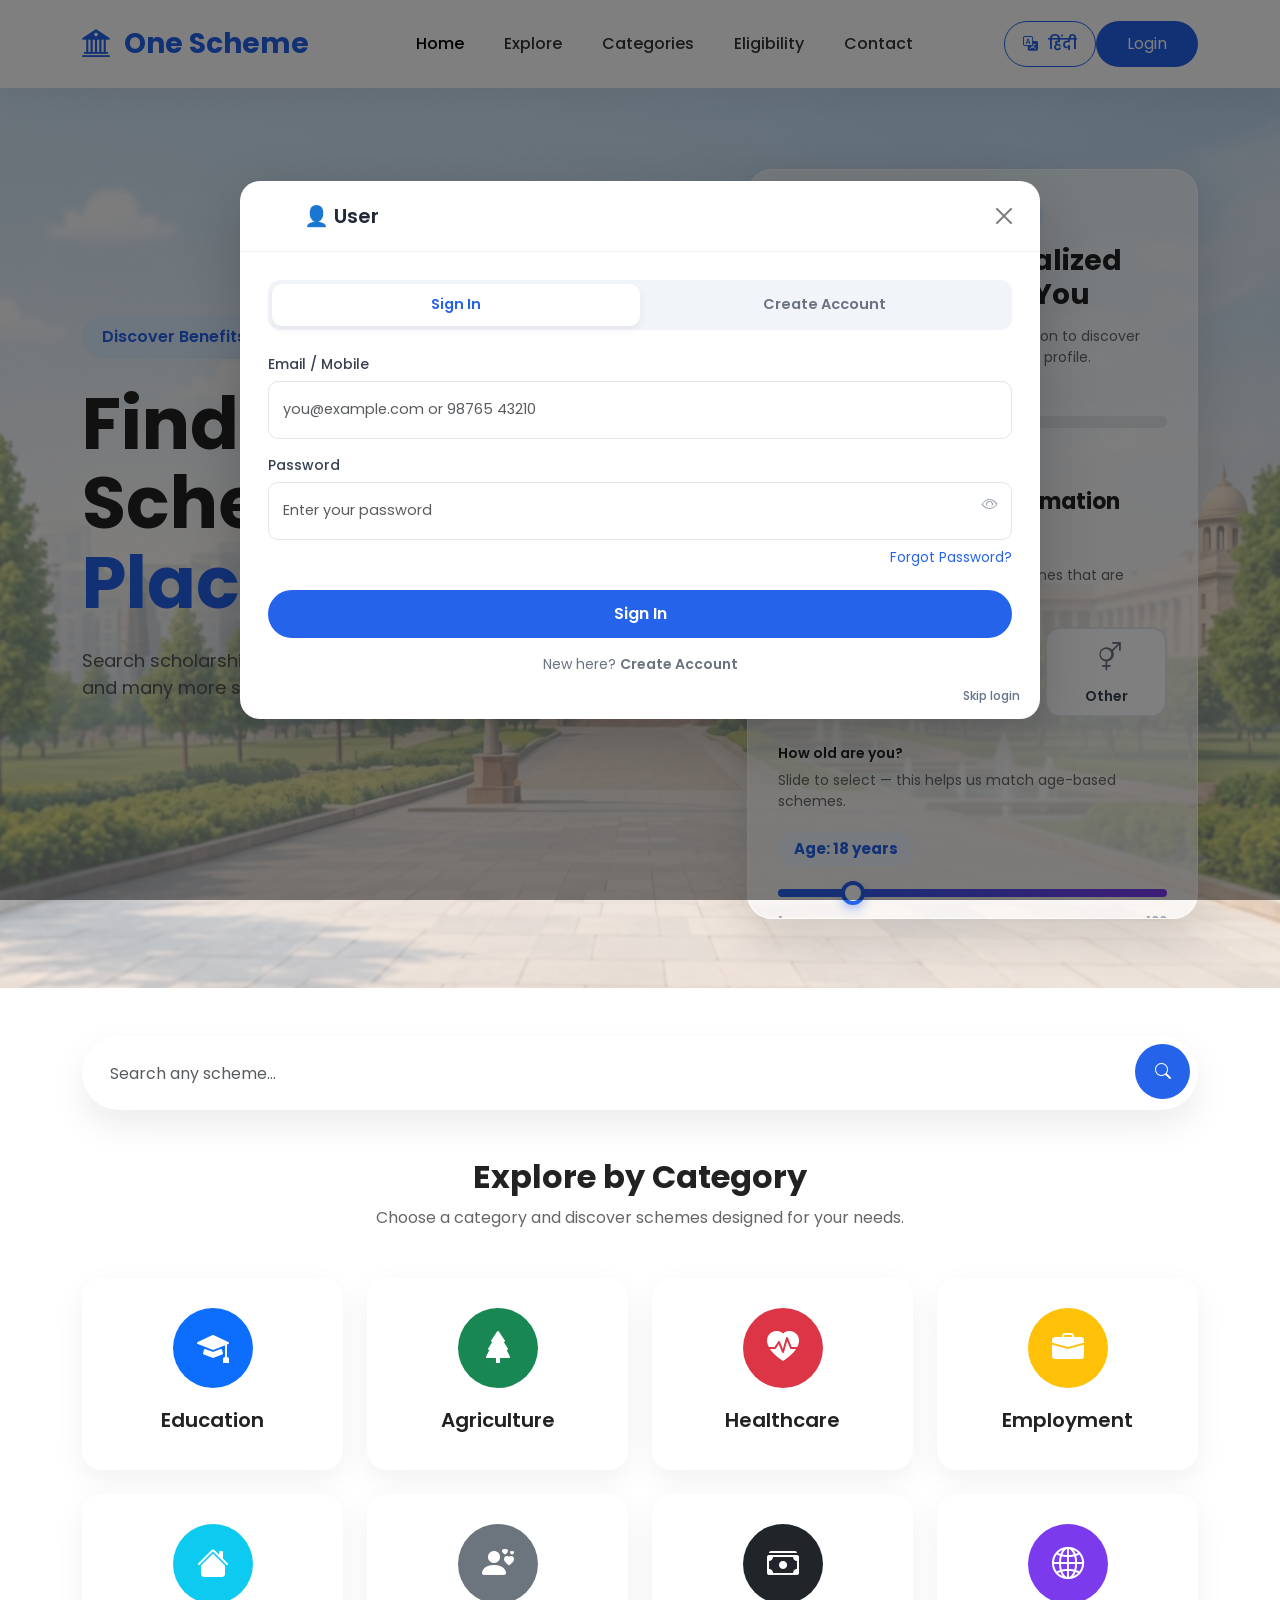
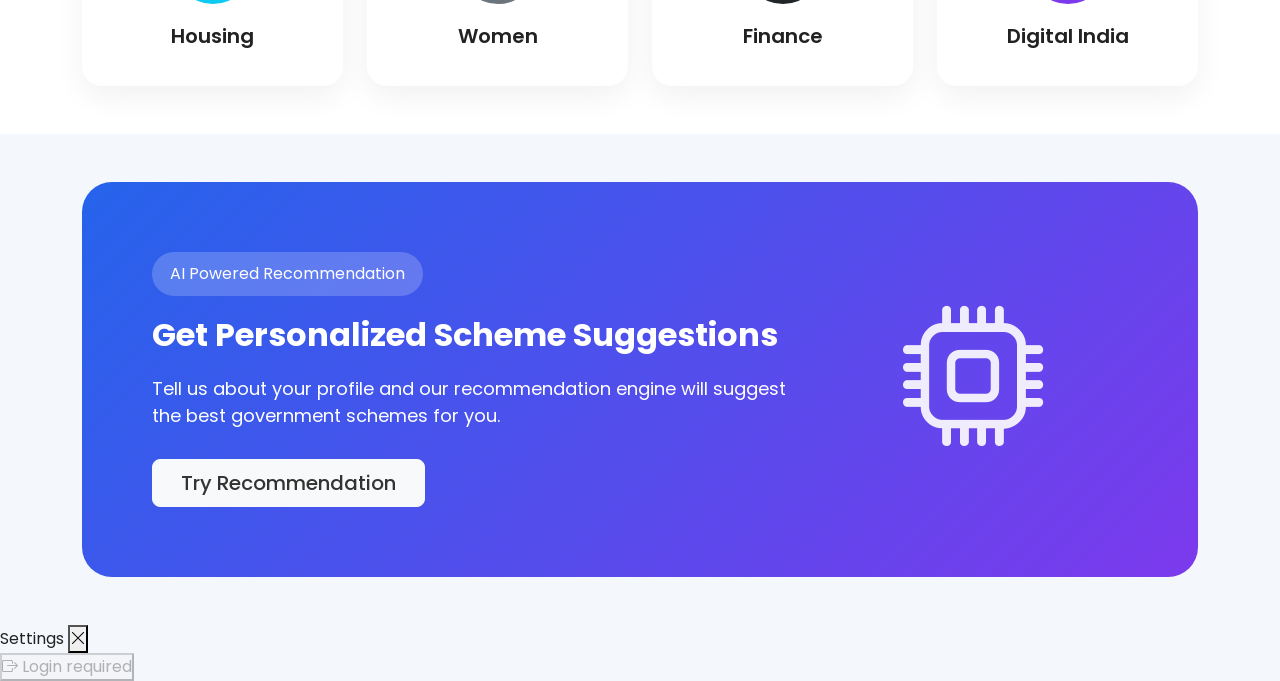
<file: index.html>
<!DOCTYPE html>
<html lang="en">

<head>

    <meta charset="UTF-8">
    <meta name="viewport" content="width=device-width, initial-scale=1.0">

    <title>One Nation One Scheme</title>

    <link rel="icon" type="image/png" href="images/logo.png">

    <!-- Bootstrap -->

    <link href="https://cdn.jsdelivr.net/npm/bootstrap@5.3.7/dist/css/bootstrap.min.css" rel="stylesheet">

    <!-- Bootstrap Icons -->

    <link href="https://cdn.jsdelivr.net/npm/bootstrap-icons@1.11.3/font/bootstrap-icons.css" rel="stylesheet">

    <!-- Google Font -->

    <link rel="preconnect" href="https://fonts.googleapis.com">

    <link rel="preconnect" href="https://fonts.gstatic.com" crossorigin>

    <link href="https://fonts.googleapis.com/css2?family=Poppins:wght@300;400;500;600;700&display=swap"
        rel="stylesheet">

    <!-- CSS -->

    <link rel="stylesheet" href="css/style.css">

    <link rel="stylesheet" href="css/eligibility.css">
    <link rel="stylesheet" href="css/auth.css">
    <link rel="stylesheet" href="css/responsive.css">
    <link rel="stylesheet" href="css/mobile-enhance.css">


</head>

<body>



    <!-- Navbar -->

    <nav class="navbar navbar-expand-lg custom-navbar">

        <div class="container">

            <a class="navbar-brand logo" href="#">

                <i class="bi bi-bank2"></i>

                One Scheme

            </a>

            <!-- Mobile-only search trigger. The desktop navbar remains unchanged. -->
            <button type="button" class="mobile-search-toggle" id="mobileSearchToggle" aria-label="Search schemes"
                aria-expanded="false">
                <i class="bi bi-search"></i>
            </button>

            <button class="navbar-toggler" data-bs-toggle="collapse" data-bs-target="#menu">

                <span class="navbar-toggler-icon"></span>

            </button>

            <!-- Mobile-only search panel -->
            <div class="mobile-search-panel" id="mobileSearchPanel">
                <div class="mobile-search-box">
                    <input type="text" id="mobileHomeSearch" class="form-control" placeholder="Search any scheme..."
                        autocomplete="off">
                    <button type="button" id="mobileSearchBtn" aria-label="Search">
                        <i class="bi bi-search"></i>
                    </button>
                </div>
                <div id="mobileSearchResults" class="mobile-search-results"></div>
            </div>

            <div class="collapse navbar-collapse" id="menu">

                <ul class="navbar-nav mx-auto">

                    <li class="nav-item">
                        <a href="#" class="nav-link active">Home</a>
                    </li>

                    <li class="nav-item">
                        <a href="pages/explore.html" class="nav-link">Explore</a>
                    </li>

                    <li class="nav-item">
                        <a href="#" class="nav-link">Categories</a>
                    </li>

                    <li class="nav-item">
                        <a href="pages/eligibility.html" class="nav-link">Eligibility</a>
                    </li>

                    <li class="nav-item">
                        <a href="#" class="nav-link">Contact</a>
                    </li>

                    <button id="savedSchemesNav" type="button" class="nav-link saved-schemes-nav"
                        onclick="openSavedSchemes()">

                        <i class="bi bi-heart"></i>
                        Saved Schemes
                        (<span id="savedCount">0</span>)

                    </button>

                </ul>

                <button id="translateBtn" class="translate-btn notranslate">
                    <i class="bi bi-translate"></i>
                    <span class="translate-text">हिंदी</span>
                </button>

                <button id="loginTrigger" class="btn login-btn" onclick="openAuthModal()">

                    Login

                </button>

            </div>

        </div>

    </nav>

    <!-- Hero -->

    <section class="hero">

        <div class="container">

            <div class="row align-items-center">

                <div class="col-lg-7">

                    <span class="hero-badge">

                        Discover Benefits

                    </span>

                    <h1>

                        Find Every Scheme
                        <span>In One Place</span>

                    </h1>

                    <p>

                        Search scholarships, subsidies, healthcare,
                        employment, agriculture and many more
                        schemes using one smart portal.

                    </p>

                </div>

                <!-- RIGHT SIDE - EXISTING ELIGIBILITY FORM -->
                <div class="col-lg-5">

                    <!-- Mobile-only: collapsed by default, expands to reveal
                         the exact same wizard below (see mobile-enhance.css) -->
                    <button type="button" class="mobile-eligibility-toggle" id="eligToggleBtn">
                        <span class="met-left">
                            <i class="bi bi-clipboard2-check"></i>
                            <span>
                                Check Your Eligibility
                                <small>Get schemes matched to your profile</small>
                            </span>
                        </span>
                        <i class="bi bi-chevron-down met-chevron"></i>
                    </button>

                    <div id="eligibilityContainer"></div>

                </div>

            </div>

        </div>

        </div>

    </section>

    <!-- =======================
     Quick Categories
======================= -->

    <section class="categories py-5">

        <div class="container">

            <div class="search-box">

                <input type="text" id="homeSearch" class="form-control" placeholder="Search any scheme...">

                <button>

                    <i class="bi bi-search"></i>

                </button>

            </div>

            <div id="searchResults" class="search-results"></div>

            <br><br>
            <div class="section-title text-center mb-5">

                <h2>Explore by Category</h2>

                <p>Choose a category and discover schemes designed for your needs.</p>

            </div>

            <div class="row g-4">

                <div class="col-lg-3 col-md-6">
                    <a href="pages/explore.html?category=Education" class="category-link">
                        <div class="category-card">
                            <div class="category-icon bg-primary">
                                <i class="bi bi-mortarboard-fill"></i>
                            </div>
                            <h5>Education</h5>
                        </div>
                    </a>
                </div>

                <div class="col-lg-3 col-md-6">
                    <a href="pages/explore.html?category=Agriculture" class="category-link">
                        <div class="category-card">
                            <div class="category-icon bg-success">
                                <i class="bi bi-tree-fill"></i>
                            </div>
                            <h5>Agriculture</h5>
                        </div>
                    </a>
                </div>

                <div class="col-lg-3 col-md-6">
                    <a href="pages/explore.html?category=Healthcare" class="category-link">
                        <div class="category-card">
                            <div class="category-icon bg-danger">
                                <i class="bi bi-heart-pulse-fill"></i>
                            </div>
                            <h5>Healthcare</h5>
                        </div>
                    </a>
                </div>

                <div class="col-lg-3 col-md-6">
                    <a href="pages/explore.html?category=Employment" class="category-link">
                        <div class="category-card">
                            <div class="category-icon bg-warning">
                                <i class="bi bi-briefcase-fill"></i>
                            </div>
                            <h5>Employment</h5>
                        </div>
                    </a>
                </div>

                <div class="col-lg-3 col-md-6">
                    <a href="pages/explore.html?category=Housing" class="category-link">
                        <div class="category-card">
                            <div class="category-icon bg-info">
                                <i class="bi bi-house-fill"></i>
                            </div>
                            <h5>Housing</h5>
                        </div>
                    </a>
                </div>

                <div class="col-lg-3 col-md-6">
                    <a href="pages/explore.html?category=Women" class="category-link">
                        <div class="category-card">
                            <div class="category-icon bg-secondary">
                                <i class="bi bi-person-hearts"></i>
                            </div>
                            <h5>Women</h5>
                        </div>
                    </a>
                </div>

                <div class="col-lg-3 col-md-6">
                    <a href="pages/explore.html?category=Finance" class="category-link">
                        <div class="category-card">
                            <div class="category-icon bg-dark">
                                <i class="bi bi-cash-stack"></i>
                            </div>
                            <h5>Finance</h5>
                        </div>
                    </a>
                </div>

                <div class="col-lg-3 col-md-6">
                    <a href="pages/explore.html?category=Digital+India" class="category-link">
                        <div class="category-card">
                            <div class="category-icon" style="background:#7C3AED;">
                                <i class="bi bi-globe2"></i>
                            </div>
                            <h5>Digital India</h5>
                        </div>
                    </a>
                </div>

            </div>

        </div>

    </section>

    <!-- =======================
     Featured Schemes
======================= -->



    <!-- =======================
     AI Recommendation
======================= -->

    <section class="ai-section py-5">

        <div class="container">

            <div class="ai-box">

                <div class="row align-items-center">

                    <div class="col-lg-8">

                        <span class="ai-badge">

                            AI Powered Recommendation

                        </span>

                        <h2>

                            Get Personalized Scheme Suggestions

                        </h2>

                        <p>

                            Tell us about your profile and our recommendation engine
                            will suggest the best government schemes for you.

                        </p>

                        <button class="btn btn-light btn-lg">

                            <a href="pages/eligibility.html" class="nav-link">Try Recommendation</a>

                        </button>

                    </div>

                    <div class="col-lg-4 text-center">

                        <i class="bi bi-cpu ai-icon"></i>

                    </div>

                </div>

            </div>

        </div>

    </section>

    <!-- =======================
     AUTH MODAL (Login / Register)
     User | Scheme Provider | Platform Admin
======================= -->

    <div class="modal fade" id="authModal" tabindex="-1" aria-hidden="true">
        <div class="modal-dialog modal-dialog-centered modal-lg">
            <div class="modal-content">

                <div class="modal-header">
                    <h5 class="modal-title">
                        <button type="button" id="authBackBtn" class="auth-back-btn" style="visibility:hidden;">
                            <i class="bi bi-arrow-left"></i>
                        </button>
                        <span id="authModalTitleText">Login / Register</span>
                    </h5>
                    <button type="button" class="btn-close" data-bs-dismiss="modal"></button>
                </div>

                <div class="modal-body">

                    <!-- STEP: ROLE SELECTION -->
                    <div class="auth-step active" id="authStep-role">
                        <p class="auth-subtitle">Choose how you'd like to continue.</p>

                        <div class="role-grid">

                            <button type="button" class="role-card" onclick="goToStep('user-auth')">
                                <span class="role-emoji">👤</span>
                                <span class="role-text">
                                    <h6>User</h6>
                                    <p>Search schemes, check eligibility and save favourites.</p>
                                </span>
                            </button>

                            <button type="button" class="role-card" onclick="goToStep('provider-orgtype')">
                                <span class="role-emoji">🏛️</span>
                                <span class="role-text">
                                    <h6>Scheme Provider</h6>
                                    <p>Government, Private or NGO organizations that publish schemes.</p>
                                </span>
                            </button>

                            <button type="button" class="role-card" onclick="goToStep('admin-login')">
                                <span class="role-emoji">🛡️</span>
                                <span class="role-text">
                                    <h6>Platform Admin</h6>
                                    <p>Internal, invite-only access for platform administrators.</p>
                                </span>
                            </button>

                        </div>
                    </div>

                    <!-- STEP: USER - SIGN IN / CREATE ACCOUNT -->
                    <div class="auth-step" id="authStep-user-auth">

                        <div class="auth-tabs">
                            <button type="button" class="auth-tab-btn active" data-tab="signin">Sign In</button>
                            <button type="button" class="auth-tab-btn" data-tab="create">Create Account</button>
                        </div>

                        <!-- Sign In panel -->
                        <div class="auth-panel active" data-panel="signin">

                            <div class="auth-error text-danger small mb-2" id="signInError" style="display:none;"></div>

                            <form id="signInForm">

                                <label class="form-label">Email / Mobile</label>
                                <input type="text" class="form-control" id="signInId"
                                    placeholder="you@example.com or 98765 43210" required>

                                <label class="form-label">Password</label>
                                <div class="auth-password-wrap">
                                    <input type="password" class="form-control" id="signInPassword"
                                        placeholder="Enter your password" required>
                                    <button type="button" class="auth-toggle-pw"
                                        onclick="togglePasswordVisibility('signInPassword', this)">
                                        <i class="bi bi-eye"></i>
                                    </button>
                                </div>

                                <a class="auth-forgot-link" onclick="goToStep('user-forgot')">Forgot Password?</a>

                                <button type="submit" class="auth-submit-btn">Sign In</button>

                                <p class="auth-switch-line">
                                    New here? <a onclick="switchUserTab('create')">Create Account</a>
                                </p>

                            </form>
                        </div>

                        <!-- Create Account panel -->
                        <div class="auth-panel" data-panel="create">

                            <div class="auth-error text-danger small mb-2" id="createAccountError"
                                style="display:none;"></div>

                            <form id="createAccountForm">

                                <label class="form-label">Full Name</label>
                                <input type="text" class="form-control" id="caName" placeholder="Your full name"
                                    required>

                                <label class="form-label">Email / Mobile</label>
                                <input type="text" class="form-control" id="caEmail"
                                    placeholder="you@example.com or 98765 43210" required>

                                <label class="form-label">Password</label>
                                <div class="auth-password-wrap">
                                    <input type="password" class="form-control" id="caPassword"
                                        placeholder="Create a password" required>
                                    <button type="button" class="auth-toggle-pw"
                                        onclick="togglePasswordVisibility('caPassword', this)">
                                        <i class="bi bi-eye"></i>
                                    </button>
                                </div>

                                <label class="form-label">State</label>
                                <select class="form-select" id="caState" required></select>

                                <button type="button" class="auth-optional-toggle" id="optionalToggleBtn"
                                    onclick="toggleOptionalFields()">
                                    <i class="bi bi-plus-circle"></i> Add optional profile information
                                </button>

                                <div class="auth-optional-fields" id="optionalProfileFields">

                                    <label class="form-label">Date of Birth</label>
                                    <input type="date" class="form-control" id="caDob">

                                    <label class="form-label">Gender</label>
                                    <select class="form-select" id="caGender">
                                        <option value="">Prefer not to say</option>
                                        <option>Male</option>
                                        <option>Female</option>
                                        <option>Other</option>
                                    </select>

                                    <label class="form-label">Occupation</label>
                                    <input type="text" class="form-control" id="caOccupation"
                                        placeholder="e.g. Student, Farmer, Business Owner">

                                </div>

                                <button type="submit" class="auth-submit-btn">Create Account</button>

                                <p class="auth-switch-line">
                                    Already have an account? <a onclick="switchUserTab('signin')">Sign In</a>
                                </p>

                            </form>
                        </div>

                    </div>

                    <!-- STEP: USER - FORGOT PASSWORD -->
                    <div class="auth-step" id="authStep-user-forgot">
                        <p class="auth-subtitle">Enter your registered Email or Mobile number and we'll send you reset
                            instructions.</p>

                        <div class="auth-error text-danger small mb-2" id="forgotError" style="display:none;"></div>

                        <div class="alert alert-success small" id="forgotSuccessMsg" style="display:none;">
                            If an account exists with those details, reset instructions have been sent.
                        </div>

                        <form id="forgotForm">
                            <label class="form-label">Email / Mobile</label>
                            <input type="text" class="form-control" id="forgotIdInput"
                                placeholder="you@example.com or 98765 43210" required>
                            <button type="submit" class="auth-submit-btn">Send Reset Instructions</button>
                        </form>
                    </div>

                    <!-- STEP: SCHEME PROVIDER - ORG TYPE -->
                    <div class="auth-step" id="authStep-provider-orgtype">
                        <p class="auth-subtitle">What type of organization are you representing?</p>

                        <div class="orgtype-grid">

                            <button type="button" class="orgtype-card" onclick="selectOrgType('gov', this)">
                                <span class="orgtype-emoji">🏛️</span>
                                <span class="orgtype-label">Government Organization</span>
                            </button>

                            <button type="button" class="orgtype-card" onclick="selectOrgType('private', this)">
                                <span class="orgtype-emoji">🏢</span>
                                <span class="orgtype-label">Private Organization</span>
                            </button>

                            <button type="button" class="orgtype-card" onclick="selectOrgType('ngo', this)">
                                <span class="orgtype-emoji">🤝</span>
                                <span class="orgtype-label">NGO / Other Organization</span>
                            </button>

                            <button type="button" class="orgtype-card" onclick="selectOrgType('other', this)">
                                <span class="orgtype-emoji">✏️</span>
                                <span class="orgtype-label">Other</span>
                            </button>

                        </div>

                        <div id="otherOrgTypeWrap" style="margin-top:18px;">
                            <label class="form-label">Please specify your organization type</label>
                            <input type="text" class="form-control" id="customOrgTypeInput"
                                placeholder="e.g. Cooperative Society">
                            <div class="auth-error text-danger small mb-2" id="customOrgTypeError"
                                style="display:none;"></div>
                            <button type="button" class="auth-submit-btn"
                                onclick="continueWithCustomOrgType()">Continue</button>
                        </div>

                    </div>

                    <!-- STEP: GOVERNMENT ORGANIZATION REGISTRATION -->
                    <div class="auth-step" id="authStep-provider-form-gov">

                        <div class="auth-error text-danger small mb-2" id="govFormError" style="display:none;"></div>

                        <form id="govForm">

                            <div class="auth-form-section-title">Organization Information</div>

                            <label class="form-label">Organization / Department Name</label>
                            <input type="text" class="form-control" id="govOrgName" required>

                            <label class="form-label">Ministry / Department</label>
                            <input type="text" class="form-control" id="govMinistry" required>

                            <label class="form-label">State</label>
                            <select class="form-select" id="govState" required></select>

                            <label class="form-label">Official Website</label>
                            <input type="url" class="form-control" id="govWebsite" placeholder="https://">

                            <label class="form-label">Official Email</label>
                            <input type="email" class="form-control" id="govEmail" required>

                            <div class="auth-form-section-title">Representative Information</div>

                            <label class="form-label">Full Name</label>
                            <input type="text" class="form-control" id="govRepName" required>

                            <label class="form-label">Designation</label>
                            <input type="text" class="form-control" id="govDesignation" required>

                            <label class="form-label">Official Contact Number</label>
                            <input type="tel" class="form-control" id="govContact" required>

                            <div class="auth-form-section-title">Verification Information</div>

                            <label class="form-label">Organization Identification / Supporting Information</label>
                            <input type="text" class="form-control" id="govOrgId"
                                placeholder="e.g. Department ID, Notification No.">

                            <label class="form-label">Official Email Verification</label>
                            <input type="text" class="form-control" id="govEmailVerify"
                                placeholder="Verification will be sent to your official email" readonly>

                            <label class="form-label">Supporting Document (if required)</label>
                            <input type="file" class="form-control" id="govDocument">

                            <div class="auth-note-box">
                                <i class="bi bi-info-circle"></i>
                                <span>After submission your account status will be <strong>Verification
                                        Pending</strong>. You will not receive publishing privileges until our team
                                    verifies your organization.</span>
                            </div>

                            <button type="button" class="auth-submit-btn" onclick="goToSchemeAttributes('gov')">
                                Next
                                <i class="bi bi-arrow-right"></i>
                            </button>

                        </form>
                    </div>

                    <!-- STEP: PRIVATE ORGANIZATION REGISTRATION -->
                    <div class="auth-step" id="authStep-provider-form-private">

                        <div class="auth-error text-danger small mb-2" id="privateFormError" style="display:none;">
                        </div>

                        <form id="privateForm">

                            <div class="auth-form-section-title">Organization Information</div>

                            <label class="form-label">Organization Name</label>
                            <input type="text" class="form-control" id="privOrgName" required>

                            <label class="form-label">Organization Type</label>
                            <input type="text" class="form-control" id="privOrgType"
                                placeholder="e.g. Private Limited, LLP, Partnership" required>

                            <label class="form-label">Registration Number</label>
                            <input type="text" class="form-control" id="privRegNumber" required>

                            <label class="form-label">Website</label>
                            <input type="url" class="form-control" id="privWebsite" placeholder="https://">

                            <label class="form-label">Official Email Address</label>
                            <input type="email" class="form-control" id="privEmail" required>

                            <div class="auth-form-section-title">Representative Information</div>

                            <label class="form-label">Full Name</label>
                            <input type="text" class="form-control" id="privRepName" required>

                            <label class="form-label">Designation</label>
                            <input type="text" class="form-control" id="privDesignation" required>

                            <label class="form-label">Contact Number</label>
                            <input type="tel" class="form-control" id="privContact" required>

                            <div class="auth-form-section-title">Verification</div>

                            <label class="form-label">Registration / Supporting Document</label>
                            <input type="file" class="form-control" id="privDocument">

                            <label class="form-label">Official Email Verification</label>
                            <input type="text" class="form-control" id="privEmailVerify"
                                placeholder="Verification will be sent to your official email" readonly>

                            <div class="auth-note-box">
                                <i class="bi bi-info-circle"></i>
                                <span>After submission your account status will be <strong>Verification
                                        Pending</strong>. You will not receive publishing privileges until our team
                                    verifies your organization.</span>
                            </div>

                            <button type="button" class="auth-submit-btn" onclick="goToSchemeAttributes('private')">
                                Next
                                <i class="bi bi-arrow-right"></i>
                            </button>

                        </form>
                    </div>

                    <!-- STEP: NGO / OTHER ORGANIZATION REGISTRATION (also used for custom "Other" org type) -->
                    <div class="auth-step" id="authStep-provider-form-ngo">

                        <div class="auth-error text-danger small mb-2" id="ngoFormError" style="display:none;"></div>

                        <form id="ngoForm">

                            <div class="auth-form-section-title">Organization Information</div>

                            <label class="form-label">Organization Name</label>
                            <input type="text" class="form-control" id="ngoOrgName" required>

                            <div id="ngoOrgTypeDropdownWrap">
                                <label class="form-label">Organization Type</label>
                                <select class="form-select" id="ngoOrgType" onchange="handleNgoOrgTypeChange(this)">
                                    <option value="">Select organization type</option>
                                    <option>NGO</option>
                                    <option>Foundation</option>
                                    <option>Educational Institution</option>
                                    <option>Financial Institution</option>
                                    <option>Corporate / CSR</option>
                                    <option>Other</option>
                                </select>
                                <input type="text" class="form-control" id="ngoOtherTypeInput"
                                    placeholder="Please specify organization type" style="display:none;">
                            </div>

                            <div id="ngoOrgTypeCustomWrap" style="display:none;">
                                <label class="form-label">Organization Type</label>
                                <input type="text" class="form-control" id="ngoOrgTypeCustomValue" readonly>
                            </div>

                            <label class="form-label">Registration Number</label>
                            <input type="text" class="form-control" id="ngoRegNumber">

                            <label class="form-label">Website</label>
                            <input type="url" class="form-control" id="ngoWebsite" placeholder="https://">

                            <label class="form-label">Official Email</label>
                            <input type="email" class="form-control" id="ngoEmail" required>

                            <div class="auth-form-section-title">Representative Information</div>

                            <label class="form-label">Full Name</label>
                            <input type="text" class="form-control" id="ngoRepName" required>

                            <label class="form-label">Designation</label>
                            <input type="text" class="form-control" id="ngoDesignation" required>

                            <label class="form-label">Contact Number</label>
                            <input type="tel" class="form-control" id="ngoContact" required>

                            <div class="auth-form-section-title">Verification</div>

                            <label class="form-label">Supporting Document</label>
                            <input type="file" class="form-control" id="ngoDocument">

                            <label class="form-label">Official Email Verification</label>
                            <input type="text" class="form-control" id="ngoEmailVerify"
                                placeholder="Verification will be sent to your official email" readonly>

                            <div class="auth-note-box">
                                <i class="bi bi-info-circle"></i>
                                <span>After submission your account status will be <strong>Verification
                                        Pending</strong>. You will not receive publishing privileges until our team
                                    verifies your organization.</span>
                            </div>

                            <button type="button" class="auth-submit-btn" onclick="goToSchemeAttributes(
        authState.providerOrgKind === 'other' ? 'other' : 'ngo'
    )">
                                Next
                                <i class="bi bi-arrow-right"></i>
                            </button>
                        </form>
                    </div>

                    <!-- =========================================================
     STEP: SCHEME ATTRIBUTES
========================================================= -->
                    <div class="auth-step" id="authStep-provider-scheme">

                        <div class="auth-error text-danger small mb-2" id="schemeFormError" style="display:none;">
                        </div>

                        <form id="providerSchemeForm">

                            <div class="auth-form-section-title">
                                Scheme Information
                            </div>

                            <label class="form-label">
                                Scheme Name
                            </label>

                            <input type="text" class="form-control" id="schemeNameInput"
                                placeholder="e.g. HDFC Bank Parivartan ECSS" required>


                            <label class="form-label">
                                Scheme Type
                            </label>

                            <select class="form-select" id="schemeTypeInput" required>

                                <option value="">
                                    Select Scheme Type
                                </option>

                                <option value="Government">
                                    Government
                                </option>

                                <option value="Private">
                                    Private
                                </option>

                                <option value="CSR">
                                    CSR
                                </option>

                            </select>


                            <label class="form-label">
                                Category
                            </label>

                            <select class="form-select" id="schemeCategoryInput" required>

                                <option value="">
                                    Select Category
                                </option>

                                <option>Education</option>
                                <option>Agriculture</option>
                                <option>Employment</option>
                                <option>Finance</option>
                                <option>Startup</option>
                                <option>Healthcare</option>
                                <option>Housing</option>
                                <option>Women</option>

                            </select>


                            <label class="form-label">
                                Occupation
                            </label>

                            <select class="form-select" id="schemeOccupationInput" required>

                                <option value="">
                                    Select Occupation
                                </option>

                                <option>Student</option>
                                <option>Farmer</option>
                                <option>Employee</option>
                                <option>Self Employed</option>
                                <option>Business Owner</option>
                                <option>Unemployed</option>
                                <option>Any</option>

                            </select>


                            <label class="form-label">
                                State / UT
                            </label>

                            <select class="form-select" id="schemeStateInput" required>

                            </select>


                            <label class="form-label">
                                Gender Eligibility
                            </label>

                            <select class="form-select" id="schemeGenderInput" required>

                                <option value="">
                                    Select Gender
                                </option>

                                <option>Any</option>
                                <option>Male</option>
                                <option>Female</option>
                                <option>Other</option>

                            </select>


                            <div class="auth-form-section-title">
                                Age & Income Eligibility
                            </div>


                            <div class="row">

                                <div class="col-md-6">

                                    <label class="form-label">
                                        Minimum Age
                                    </label>

                                    <input type="number" class="form-control" id="schemeMinAgeInput" min="0" max="100"
                                        value="0" required>

                                </div>


                                <div class="col-md-6">

                                    <label class="form-label">
                                        Maximum Age
                                    </label>

                                    <input type="number" class="form-control" id="schemeMaxAgeInput" min="0" max="100"
                                        value="100" required>

                                </div>

                            </div>


                            <label class="form-label">
                                Maximum Annual Family Income
                            </label>

                            <input type="number" class="form-control" id="schemeIncomeInput" min="0"
                                placeholder="Enter 0 if there is no income limit" required>


                            <!-- =========================================================
     STUDENT ELIGIBILITY
========================================================= -->

                            <div class="auth-form-section-title">
                                Student Eligibility
                            </div>

                            <label class="form-label">
                                Is this scheme for students?
                            </label>

                            <select class="form-select" id="schemeStudentInput" required>
                                <option value="">Select</option>
                                <option value="true">Yes</option>
                                <option value="false">No</option>
                            </select>


                            <!-- STUDENT-SPECIFIC FIELDS -->

                            <div id="studentEligibilityFields">

                                <label class="form-label">
                                    Student Type
                                </label>

                                <select class="form-select" id="schemeStudentTypeInput">
                                    <option value="Any">Any</option>
                                    <option>School Student</option>
                                    <option>College Student</option>
                                    <option>University Student</option>
                                </select>


                                <label class="form-label">
                                    Academic Level
                                </label>

                                <select class="form-select" id="schemeAcademicLevelInput">
                                    <option>Any</option>
                                    <option>School</option>
                                    <option>Undergraduate</option>
                                    <option>Postgraduate</option>
                                    <option>PhD</option>
                                </select>


                                <label class="form-label">
                                    Course
                                </label>

                                <input type="text" class="form-control" id="schemeCourseInput"
                                    placeholder="e.g. Engineering, Medical, Any">


                                <label class="form-label">
                                    Institution Type
                                </label>

                                <select class="form-select" id="schemeInstitutionInput">
                                    <option>Any</option>
                                    <option>Government</option>
                                    <option>Private</option>
                                    <option>Aided</option>
                                </select>

                            </div>


                            <!-- =========================================================
     DISABILITY ELIGIBILITY
========================================================= -->

                            <div class="auth-form-section-title">
                                Disability Eligibility
                            </div>

                            <label class="form-label">
                                Is disability eligibility required?
                            </label>

                            <select class="form-select" id="schemeDisabilityInput" required>
                                <option value="">Select</option>
                                <option value="false">No</option>
                                <option value="true">Yes</option>
                            </select>


                            <!-- DISABILITY PERCENTAGE -->

                            <div id="disabilityPercentageFields">

                                <label class="form-label">
                                    Minimum Disability Percentage
                                </label>

                                <input type="number" class="form-control" id="schemeDisabilityPercentageInput" min="0"
                                    max="100" value="0">

                            </div>


                            <div class="auth-form-section-title">
                                Scheme Benefit & Application
                            </div>


                            <label class="form-label">
                                Benefit
                            </label>

                            <input type="text" class="form-control" id="schemeBenefitInput"
                                placeholder="e.g. ₹15,000 - ₹75,000" required>


                            <label class="form-label">
                                Apply Mode
                            </label>

                            <select class="form-select" id="schemeApplyModeInput" required>

                                <option value="">
                                    Select Apply Mode
                                </option>

                                <option>Online</option>
                                <option>Offline</option>
                                <option>Online / Offline</option>

                            </select>


                            <label class="form-label">
                                Official Scheme Website
                            </label>

                            <input type="url" class="form-control" id="schemeWebsiteInput" placeholder="https://"
                                required>


                            <label class="form-label">
                                Application Deadline
                            </label>

                            <input type="date" class="form-control" id="schemeDeadlineInput">


                            <div class="auth-form-section-title">
                                Required Documents
                            </div>


                            <label class="form-label">
                                Required Documents
                            </label>

                            <textarea class="form-control" id="schemeDocumentsInput" rows="6"
                                placeholder="Enter one document per line&#10;Aadhaar Card&#10;Income Certificate&#10;Previous Year Marksheet&#10;Bank Account Details"
                                required></textarea>


                            <div class="auth-note-box">

                                <i class="bi bi-info-circle"></i>

                                <span>
                                    Enter each required document on a separate line.
                                    These documents will be displayed to users on the scheme details page.
                                </span>

                            </div>


                            <div class="d-flex gap-2" style="margin-top:20px;">

                                <button type="button" class="btn btn-outline-primary" onclick="goBack()">

                                    <i class="bi bi-arrow-left"></i>
                                    Back

                                </button>


                                <button type="submit" class="auth-submit-btn" style="flex:1;">

                                    Submit Scheme
                                    <i class="bi bi-check-circle"></i>

                                </button>

                            </div>

                        </form>

                    </div>

                    <!-- =========================================================
     VERIFICATION PENDING MODAL
     ========================================================= -->

                    <div class="modal fade" id="verificationPendingModal" tabindex="-1"
                        aria-labelledby="verificationPendingModalLabel" aria-hidden="true">

                        <div class="modal-dialog modal-dialog-centered">

                            <div class="modal-content verification-modal">

                                <div class="modal-body text-center p-5">

                                    <!-- ICON -->
                                    <div class="verification-icon">
                                        <i class="bi bi-hourglass-split"></i>
                                    </div>

                                    <!-- TITLE -->
                                    <h3 id="verificationPendingModalLabel">
                                        Verification Pending
                                    </h3>

                                    <!-- MESSAGE -->
                                    <p class="verification-message">
                                        Your organization registration and scheme details
                                        have been submitted successfully.
                                    </p>

                                    <p class="verification-message">
                                        You will not receive publishing privileges until our
                                        team verifies your organization.
                                    </p>

                                    <!-- STATUS -->
                                    <div class="verification-status">
                                        <i class="bi bi-clock"></i>
                                        Verification in progress
                                    </div>

                                    <!-- BUTTON -->
                                    <button type="button" class="btn btn-primary verification-btn"
                                        data-bs-dismiss="modal">

                                        <i class="bi bi-check-circle"></i>
                                        Okay

                                    </button>

                                </div>

                            </div>

                        </div>

                    </div>

                    <!-- STEP: PROVIDER REGISTRATION SUBMITTED -->
                    <div class="auth-step" id="authStep-provider-pending">
                        <div class="auth-status-screen">
                            <div class="auth-status-icon">
                                <i class="bi bi-hourglass-split"></i>
                            </div>
                            <span class="auth-status-badge">Status: Verification Pending</span>
                            <h5 id="pendingOrgSummary">Organization</h5>
                            <p>Thank you for registering as a Scheme Provider. Your details have been submitted for
                                review. You will <strong>not</strong> receive publishing privileges until our team
                                verifies your organization — we'll notify you by email once verification is complete.
                            </p>
                            <button type="button" class="btn btn-primary" data-bs-dismiss="modal">Done</button>
                        </div>
                    </div>

                    <!-- STEP: PLATFORM ADMIN LOGIN -->
                    <div class="auth-step" id="authStep-admin-login">

                        <div class="auth-admin-note">
                            <i class="bi bi-shield-lock"></i>
                            Platform Admin accounts are provisioned internally and cannot be created from this public
                            page.
                        </div>

                        <div class="auth-error text-danger small mb-2" id="adminLoginError" style="display:none;"></div>

                        <form id="adminLoginForm">

                            <label class="form-label">Admin ID / Official Email</label>
                            <input type="text" class="form-control" id="adminId" required>

                            <label class="form-label">Password</label>
                            <div class="auth-password-wrap">
                                <input type="password" class="form-control" id="adminPassword" required>
                                <button type="button" class="auth-toggle-pw"
                                    onclick="togglePasswordVisibility('adminPassword', this)">
                                    <i class="bi bi-eye"></i>
                                </button>
                            </div>

                            <a class="auth-forgot-link"
                                onclick="alert('Please contact the platform team to reset your admin password.')">Forgot
                                Password?</a>

                            <button type="submit" class="auth-submit-btn">Sign In</button>

                        </form>
                    </div>

                </div>

            </div>
        </div>
    </div>

    <script>
        fetch("pages/eligibility.html")
            .then(response => response.text())
            .then(html => {

                const parser = new DOMParser();
                const doc = parser.parseFromString(html, "text/html");

                const wizard = doc.querySelector(".wizard-card");

                if (wizard) {

                    document.getElementById("eligibilityContainer")
                        .appendChild(wizard);

                    // Load eligibility.js AFTER the form is inserted
                    const script = document.createElement("script");

                    script.src = "js/eligibility.js";

                    document.body.appendChild(script);
                }

            })
            .catch(error => {
                console.error("Error loading eligibility form:", error);
            });
    </script>

    <!-- =======================
     Mobile Bottom Navigation
     (hidden on desktop, see mobile-enhance.css)
======================= -->
    <nav class="liquid-bottom-nav" id="mobileBottomNav">

        <!-- 1. HOME -->
        <a href="index.html" class="liquid-nav-item" data-page="home">

            <span class="liquid-icon">
                <i class="bi bi-house-fill"></i>
            </span>

            <span class="liquid-label">Home</span>

        </a>


        <!-- 2. EXPLORE -->
        <a href="pages/explore.html" class="liquid-nav-item" data-page="explore">

            <span class="liquid-icon">
                <i class="bi bi-compass-fill"></i>
            </span>

            <span class="liquid-label">Explore</span>

        </a>


        <!-- 3. ROLE BASED -->
        <button type="button" class="liquid-nav-item liquid-role-item" id="mnavRoleButton"
            onclick="handleMobileRoleAction()">

            <span class="liquid-icon">

                <i class="bi bi-box-arrow-in-right"></i>

                <span class="liquid-badge" id="mnavSavedCount" style="display:none;"></span>

            </span>

            <span class="liquid-label" id="mnavRoleLabel">
                Login
            </span>

        </button>


        <!-- 4. SETTINGS -->
        <button type="button" class="liquid-nav-item" id="mnavSettingsButton" data-page="settings"
            onclick="toggleMobileSettings(event)">

            <span class="liquid-icon">
                <i class="bi bi-gear-fill"></i>
            </span>

            <span class="liquid-label">
                Settings
            </span>

        </button>

    </nav>

    <script src="https://cdn.jsdelivr.net/npm/bootstrap@5.3.7/dist/js/bootstrap.bundle.min.js"></script>
    <script src="js/schemes.js"></script>
    <script src="js/script.js"></script>
    <script src="js/auth.js"></script>
    <script src="js/session.js"></script>
    <script src="js/mobile-nav.js"></script>
    <script src="js/profile.js"></script>

    <div id="google_translate_element"></div>
    <script src="js/translate.js"></script>
    <script src="https://translate.google.com/translate_a/element.js?cb=googleTranslateElementInit"></script>


</body>

</html>
</file>
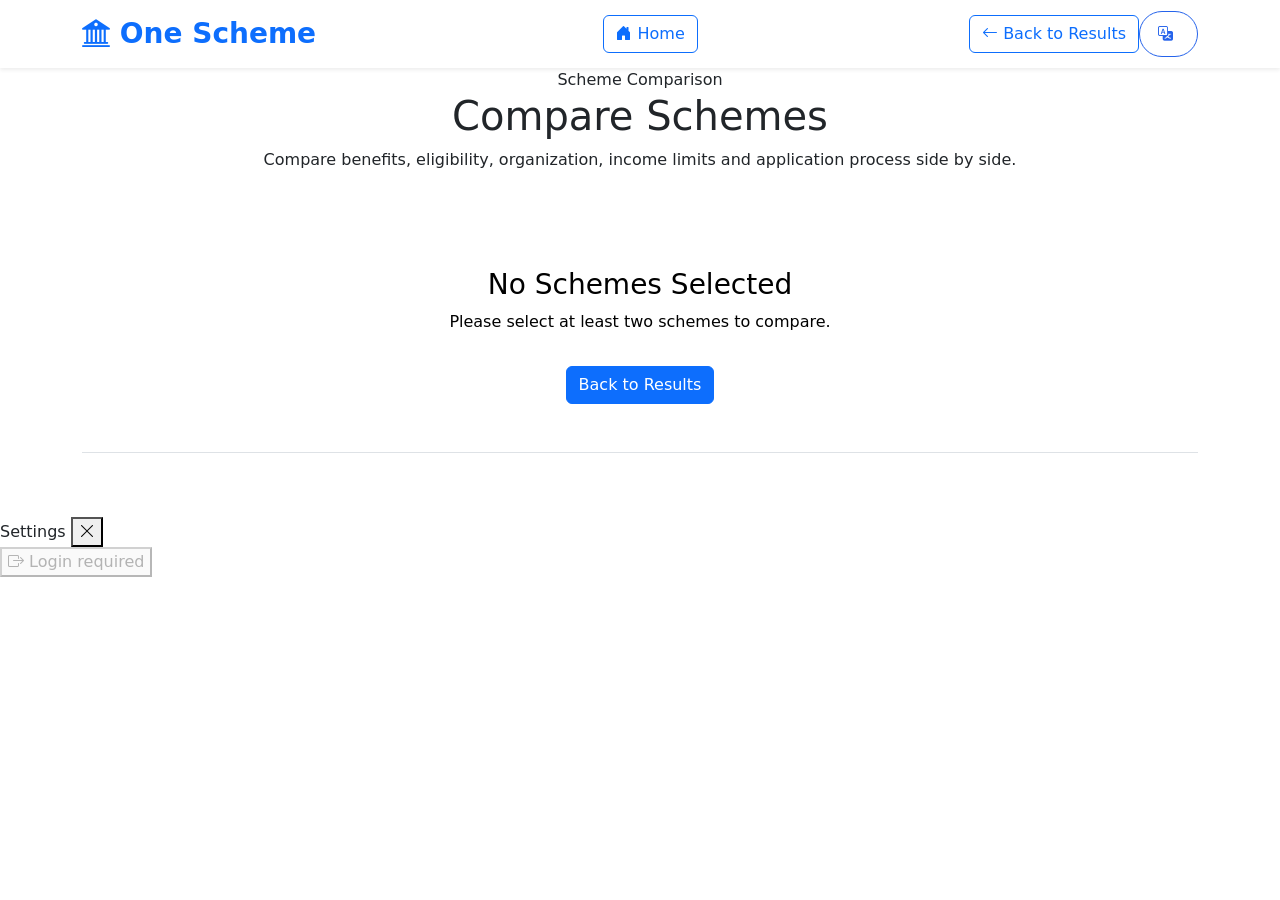
<file: pages/compare.html>
<!DOCTYPE html>
<html lang="en">

<head>
    <meta charset="UTF-8">

    <meta name="viewport" content="width=device-width, initial-scale=1.0">

    <title>Compare Schemes | One Scheme</title>

    <link rel="icon" href="../images/logo.png">

    <!-- Bootstrap -->
    <link href="https://cdn.jsdelivr.net/npm/bootstrap@5.3.7/dist/css/bootstrap.min.css" rel="stylesheet">

    <!-- Bootstrap Icons -->
    <link href="https://cdn.jsdelivr.net/npm/bootstrap-icons@1.11.3/font/bootstrap-icons.css" rel="stylesheet">

    <!-- Google Font -->
    <link href="https://fonts.googleapis.com/css2?family=Poppins:wght@300;400;500;600;700&display=swap"
        rel="stylesheet">

    <!-- CSS -->
    <link rel="stylesheet" href="../css/compare.css">
    <link rel="stylesheet" href="../css/responsive.css">
    <link rel="stylesheet" href="../css/mobile-enhance.css">
</head>

<body>

    <!-- ==========================
            NAVBAR
    =========================== -->
    <nav class="navbar navbar-expand-lg bg-white shadow-sm">

        <div class="container">

            <a class="navbar-brand fw-bold text-primary fs-3" href="../index.html">
                <i class="bi bi-bank2"></i>
                One Scheme
            </a>

            <div class="ms-auto">
                <a href="../index.html" class="btn btn-outline-primary home-btn">
                    <i class="bi bi-house-door-fill"></i>
                    Home
                </a>
            </div>

            <div class="ms-auto">
                <a href="results.html" class="btn btn-outline-primary">
                    <i class="bi bi-arrow-left"></i>
                    Back to Results
                </a>
            </div>

            <button id="translateBtn" class="translate-btn notranslate">
                <i class="bi bi-translate"></i>
                <span class="translate-text"></span>
            </button>

        </div>

    </nav>

    <!-- ==========================
            HEADER
    =========================== -->
    <section class="hero-section">

        <div class="container text-center">

            <span class="hero-badge">
                Scheme Comparison
            </span>

            <h1>Compare Schemes</h1>

            <p>
                Compare benefits, eligibility,
                organization, income limits and
                application process side by side.
            </p>

        </div>

    </section>

    <!-- ==========================
            COMPARISON TABLE
    =========================== -->
    <section class="container my-5">

        <div class="table-responsive">

            <table class="table compare-table">

                <tbody id="compareTable">

                </tbody>

            </table>

        </div>

    </section>

    <!-- =======================
     Mobile Bottom Navigation
     (hidden on desktop, see mobile-enhance.css)
======================= -->
    <nav class="mobile-bottom-nav" aria-label="Mobile navigation">
        <a href="../index.html" class="mnav-item" data-match="/index.html,/">
            <i class="bi bi-house-fill"></i>
            <span>Home</span>
        </a>
        <a href="explore.html" class="mnav-item" data-match="explore.html">
            <i class="bi bi-compass-fill"></i>
            <span>Explore</span>
        </a>
        <button type="button" class="mnav-item mnav-role-item" id="mnavRoleButton" onclick="handleMobileRoleAction()">
            <i class="bi bi-box-arrow-in-right"></i>
            <span id="mnavRoleLabel">Login</span>
            <span class="mnav-count" id="mnavSavedCount" style="display:none;"></span>
        </button>
        <button type="button" class="mnav-item mnav-settings-item" id="mnavSettingsButton" onclick="toggleMobileSettings(event)">
            <i class="bi bi-gear-fill"></i>
            <span>Settings</span>
        </button>
    </nav>

    <!-- Bootstrap -->
    <script src="https://cdn.jsdelivr.net/npm/bootstrap@5.3.7/dist/js/bootstrap.bundle.min.js"></script>

    <script src="../js/schemes.js"></script>
    <script src="../js/compare.js"></script>
    <script src="../js/mobile-nav.js"></script>
    <script src="../js/profile.js"></script>

    <div id="google_translate_element"></div>
    <script src="../js/translate.js"></script>
    <script src="https://translate.google.com/translate_a/element.js?cb=googleTranslateElementInit"></script>

</body>

</html>
</file>
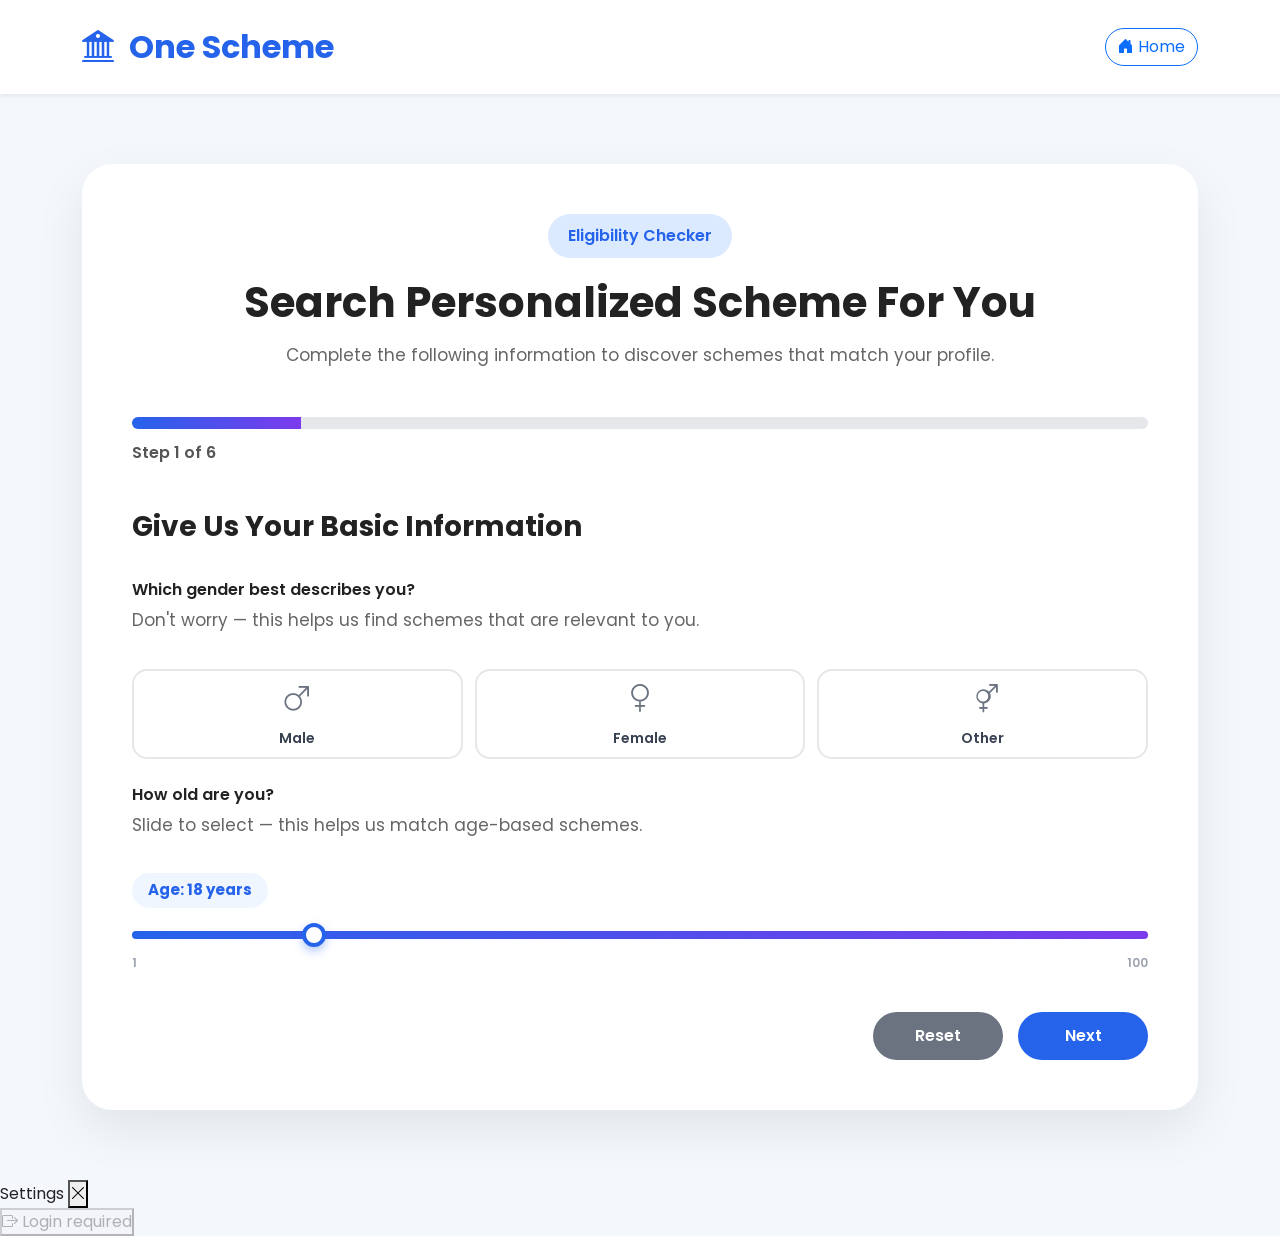
<file: pages/eligibility.html>
<!DOCTYPE html>
<html lang="en">

<head>

    <meta charset="UTF-8">
    <meta name="viewport" content="width=device-width, initial-scale=1.0">

    <title>Eligibility Checker | One Nation One Scheme</title>

    <link rel="icon" type="image/png" href="../images/logo.png">

    <!-- Bootstrap -->

    <link href="https://cdn.jsdelivr.net/npm/bootstrap@5.3.7/dist/css/bootstrap.min.css" rel="stylesheet">

    <!-- Bootstrap Icons -->

    <link href="https://cdn.jsdelivr.net/npm/bootstrap-icons@1.11.3/font/bootstrap-icons.css" rel="stylesheet">

    <!-- Google Font -->

    <link href="https://fonts.googleapis.com/css2?family=Poppins:wght@300;400;500;600;700&display=swap"
        rel="stylesheet">

    <!-- CSS -->

    <link rel="stylesheet" href="../css/eligibility.css">
    <link rel="stylesheet" href="../css/responsive.css">
    <link rel="stylesheet" href="../css/mobile-enhance.css">

</head>

<body>

    <nav class="navbar navbar-expand-lg bg-white shadow-sm">

        <div class="container">

            <a class="navbar-brand fw-bold text-primary fs-2" href="../index.html">

                <i class="bi bi-bank2"></i>

                One Scheme

            </a>

            <div class="ms-auto">

                <a href="../index.html" class="btn btn-outline-primary home-btn">

                    <i class="bi bi-house-door-fill"></i>

                    Home

                </a>

            </div>

        </div>

    </nav>

    <!-- Wizard -->

    <section class="wizard-section">

        <div class="container">

            <div class="wizard-card">

                <!-- Heading -->

                <div class="text-center mb-5">

                    <span class="wizard-badge">

                        Eligibility Checker

                    </span>

                    <h2>

                        Search Personalized Scheme For You

                    </h2>

                    <p>

                        Complete the following information to discover
                        schemes that match your profile.

                    </p>

                </div>

                <!-- Progress -->

                <div class="progress-container">

                    <div class="progress">

                        <div class="progress-bar" id="progressBar"></div>

                    </div>

                    <div class="step-text">

                        Step

                        <span id="currentStep">1</span>

                        of 6

                    </div>

                </div>

                <!-- ========================= -->

                <!-- STEP 1 -->

                <!-- ========================= -->

                <div class="form-step active">

                    <h4>

                        Give Us Your Basic Information

                    </h4>

                    <div class="mb-4">

                        <label class="form-label">Which gender best describes you?</label>
                        <p class="field-helper">Don't worry — this helps us find schemes that are relevant to you.</p>

                        <div class="gender-options">

                            <button type="button" class="gender-option" data-value="Male">

                                <i class="bi bi-gender-male"></i>
                                <span>Male</span>

                            </button>

                            <button type="button" class="gender-option" data-value="Female">

                                <i class="bi bi-gender-female"></i>
                                <span>Female</span>

                            </button>

                            <button type="button" class="gender-option" data-value="Other">

                                <i class="bi bi-gender-ambiguous"></i>
                                <span>Other</span>

                            </button>

                        </div>

                        <!-- Hidden value used by existing JavaScript -->
                        <input type="hidden" id="gender" value="">

                    </div>

                    <div class="mb-4">

                        <label class="form-label">

                            How old are you?

                        </label>
                        <p class="field-helper">Slide to select — this helps us match age-based schemes.</p>

                        <div class="slider-field">

                            <div class="slider-value-display">
                                Age: <span id="ageValueLabel">18</span> years
                            </div>

                            <input type="range" class="form-range styled-range" id="age" min="1" max="100" step="1"
                                value="18" required>

                            <div class="slider-minmax">
                                <span>1</span>
                                <span>100</span>
                            </div>

                        </div>

                    </div>

                    <div class="buttons">

                        <button class="btn btn-secondary resetBtn">

                            Reset

                        </button>

                        <button class="btn btn-primary nextBtn">

                            Next

                        </button>

                    </div>

                </div>

                <!-- ========================= -->

                <!-- STEP 2 -->

                <!-- ========================= -->

                <div class="form-step">

                    <h4>

                        Location Details

                    </h4>

                    <div class="mb-4">

                        <label class="form-label">

                            Where do you live?

                        </label>
                        <p class="field-helper">Some schemes are only available in certain states.</p>

                        <select id="state" class="form-select">

                            <option>Select State / UT</option>
                            <option>Andaman and Nicobar Islands</option>
                            <option>Andhra Pradesh</option>
                            <option>Arunachal Pradesh</option>
                            <option>Assam</option>
                            <option>Bihar</option>
                            <option>Chandigarh</option>
                            <option>Chhattisgarh</option>
                            <option>Dadra and Nagar Haveli and Daman and Diu</option>
                            <option>Delhi</option>
                            <option>Goa</option>
                            <option>Gujarat</option>
                            <option>Haryana</option>
                            <option>Himachal Pradesh</option>
                            <option>Jammu and Kashmir</option>
                            <option>Jharkhand</option>
                            <option>Karnataka</option>
                            <option>Kerala</option>
                            <option>Ladakh</option>
                            <option>Lakshadweep</option>
                            <option>Madhya Pradesh</option>
                            <option>Maharashtra</option>
                            <option>Manipur</option>
                            <option>Meghalaya</option>
                            <option>Mizoram</option>
                            <option>Nagaland</option>
                            <option>Odisha</option>
                            <option>Puducherry</option>
                            <option>Punjab</option>
                            <option>Rajasthan</option>
                            <option>Sikkim</option>
                            <option>Tamil Nadu</option>
                            <option>Telangana</option>
                            <option>Tripura</option>
                            <option>Uttar Pradesh</option>
                            <option>Uttarakhand</option>
                            <option>West Bengal</option>

                        </select>

                    </div>

                    <div class="mb-4">

                        <label class="form-label">Do you live in an urban or rural area?</label>

                        <div class="area-options">

                            <button type="button" class="area-option" data-value="Urban">

                                <i class="bi bi-buildings-fill"></i>
                                <span>Urban</span>

                            </button>

                            <button type="button" class="area-option" data-value="Rural">

                                <i class="bi bi-tree-fill"></i>
                                <span>Rural</span>

                            </button>

                        </div>

                        <input type="hidden" id="area" value="">

                    </div>

                    <div class="buttons">

                        <button class="btn btn-outline-primary prevBtn">

                            Previous

                        </button>

                        <button class="btn btn-secondary resetBtn">

                            Reset

                        </button>

                        <button class="btn btn-primary nextBtn">

                            Next

                        </button>

                    </div>

                </div>

                <!-- ========================= -->

                <!-- STEP 3 -->

                <!-- ========================= -->

                <div class="form-step">

                    <h4>

                        What's Your Category?

                    </h4>
                    <p class="field-helper">This helps us check category-specific reservations and benefits.</p>

                    <div class="mb-4">

                        <label class="form-label">

                            Select Category

                        </label>

                        <select id="category" class="form-select">

                            <option value="">Select Category</option>

                            <option>General</option>

                            <option>OBC</option>

                            <option>SC</option>

                            <option>ST</option>

                            <option>EWS</option>

                        </select>

                    </div>

                    <div class="buttons">

                        <button class="btn btn-outline-primary prevBtn">

                            Previous

                        </button>

                        <button class="btn btn-secondary resetBtn">

                            Reset

                        </button>

                        <button class="btn btn-primary nextBtn">

                            Next

                        </button>

                    </div>

                </div>

                <!-- ========================= -->

                <!-- STEP 4 -->

                <!-- ========================= -->

                <div class="form-step">

                    <h4>

                        Disability Information

                    </h4>

                    <div class="mb-4">

                        <label class="form-label">Do you have a disability?</label>

                        <div class="disability-options">

                            <button type="button" class="disability-option" data-value="Yes">

                                <i class="bi bi-person-wheelchair"></i>
                                <span>Yes</span>

                            </button>

                            <button type="button" class="disability-option" data-value="No">

                                <i class="bi bi-universal-access"></i>
                                <span>No</span>

                            </button>

                        </div>

                        <input type="hidden" id="disabled" value="">

                    </div>

                    <div class="mb-4" id="percentageBox">

                        <label class="form-label">

                            What is your disability percentage?

                        </label>

                        <div class="slider-field">

                            <div class="slider-value-display">
                                <span id="percentageValueLabel">1</span>%
                            </div>

                            <input type="range" id="percentage" class="form-range styled-range" min="1" max="100"
                                step="1" value="1">

                            <div class="slider-minmax">
                                <span>1%</span>
                                <span>100%</span>
                            </div>

                        </div>

                    </div>

                    <div class="buttons">

                        <button class="btn btn-outline-primary prevBtn">

                            Previous

                        </button>

                        <button class="btn btn-secondary resetBtn">

                            Reset

                        </button>

                        <button class="btn btn-primary nextBtn">

                            Next

                        </button>

                    </div>

                </div>

                <!-- ========================= -->
                <!-- STEP 5 -->
                <!-- Student Details -->
                <div class="form-step">

                    <h4>What do you do?</h4>
                    <p class="field-helper">This tells us which schemes are designed for your profile.</p>

                    <div class="mb-4">

                        <select class="form-select" id="occupation">
                            <option value="">Select Occupation</option>
                            <option value="Student">Student</option>
                            <option value="Farmer">Farmer</option>
                            <option value="Business Owner">Business Owner</option>
                            <option value="Startup Founder">Startup Founder</option>
                            <option value="Government Employee">Government Employee</option>
                            <option value="Private Employee">Private Employee</option>
                            <option value="Self Employed">Self Employed</option>
                            <option value="Unemployed">Unemployed</option>
                            <option value="Retired">Retired</option>
                            <option value="Homemaker">Homemaker</option>
                            <option value="Other">Other</option>
                        </select>
                    </div>

                    <!-- Student Details -->
                    <div id="studentSection" style="display:none;">

                        <hr>
                        <h5 class="mb-4">Student Details</h5>

                        <div class="mb-3">
                            <label class="form-label">Student Type</label>

                            <select class="form-select" id="studentType">
                                <option value="">Select Student Type</option>
                                <option value="School Student">School Student</option>
                                <option value="College Student">College Student</option>
                                <option value="Diploma Student">Diploma Student</option>
                                <option value="ITI Student">ITI Student</option>
                                <option value="Research Scholar">Research Scholar</option>
                            </select>
                        </div>

                        <div class="mb-3">
                            <label class="form-label">Academic Level</label>

                            <select class="form-select" id="academicLevel">
                                <option value="">Select Academic Level</option>
                                <option value="Diploma">Diploma</option>
                                <option value="Undergraduate">Undergraduate</option>
                                <option value="Postgraduate">Postgraduate</option>
                                <option value="PhD">PhD</option>
                            </select>
                        </div>

                        <div class="mb-3">
                            <label class="form-label">Course</label>

                            <input type="text" id="course" class="form-control"
                                placeholder="Example: B.Tech Computer Engineering">
                        </div>

                        <!-- Institution Type -->
                        <div class="mb-3">

                            <label class="form-label">
                                Institution Type
                            </label>

                            <div class="institution-options">

                                <button type="button" class="institution-option" data-value="Government">

                                    <i class="bi bi-bank"></i>
                                    <span>Government</span>

                                </button>

                                <button type="button" class="institution-option" data-value="Private">

                                    <i class="bi bi-building"></i>
                                    <span>Private</span>

                                </button>

                                <button type="button" class="institution-option" data-value="Aided">

                                    <i class="bi bi-building-check"></i>
                                    <span>Aided</span>

                                </button>

                            </div>

                            <input type="hidden" id="institutionType" value="">

                        </div>
                    </div>

                    <div class="buttons">
                        <button class="btn btn-outline-primary prevBtn">
                            Previous
                        </button>

                        <button class="btn btn-secondary resetBtn">
                            Reset
                        </button>

                        <button class="btn btn-primary nextBtn">
                            Next
                        </button>
                    </div>

                </div>




                <!-- ========================= -->

                <!-- STEP 6 -->

                <!-- ========================= -->

                <div class="form-step">

                    <h4>

                        Income Details

                    </h4>

                    <div class="mb-4">

                        <label class="form-label">

                            What is your family's yearly income?

                        </label>
                        <p class="field-helper">This helps us find schemes with matching income limits.</p>

                        <input type="number" id="income" class="form-control" placeholder="Enter Annual Income">

                    </div>

                    <div class="buttons">

                        <button class="btn btn-outline-primary prevBtn">

                            Previous

                        </button>

                        <button class="btn btn-secondary resetBtn">

                            Reset

                        </button>

                        <button class="btn btn-success">

                            Check Eligibile Schemes

                        </button>

                    </div>

                </div>

            </div>

        </div>

    </section>

    <!-- =======================
     Mobile Bottom Navigation
     (hidden on desktop, see mobile-enhance.css)
======================= -->
    <nav class="mobile-bottom-nav" aria-label="Mobile navigation">
        <a href="../index.html" class="mnav-item" data-match="/index.html,/">
            <i class="bi bi-house-fill"></i>
            <span>Home</span>
        </a>
        <a href="explore.html" class="mnav-item" data-match="explore.html">
            <i class="bi bi-compass-fill"></i>
            <span>Explore</span>
        </a>
        <button type="button" class="mnav-item mnav-role-item" id="mnavRoleButton" onclick="handleMobileRoleAction()">
            <i class="bi bi-box-arrow-in-right"></i>
            <span id="mnavRoleLabel">Login</span>
            <span class="mnav-count" id="mnavSavedCount" style="display:none;"></span>
        </button>
        <button type="button" class="mnav-item mnav-settings-item" id="mnavSettingsButton" onclick="toggleMobileSettings(event)">
            <i class="bi bi-gear-fill"></i>
            <span>Settings</span>
        </button>
    </nav>

    <script src="../js/schemes.js"></script>
    <script src="../js/eligibility.js"></script>
    <script src="../js/mobile-nav.js"></script>
    <script src="../js/profile.js"></script>

    <div id="google_translate_element"></div>
    <script src="../js/translate.js"></script>
    <script src="https://translate.google.com/translate_a/element.js?cb=googleTranslateElementInit"></script>

</body>

</html>
</file>
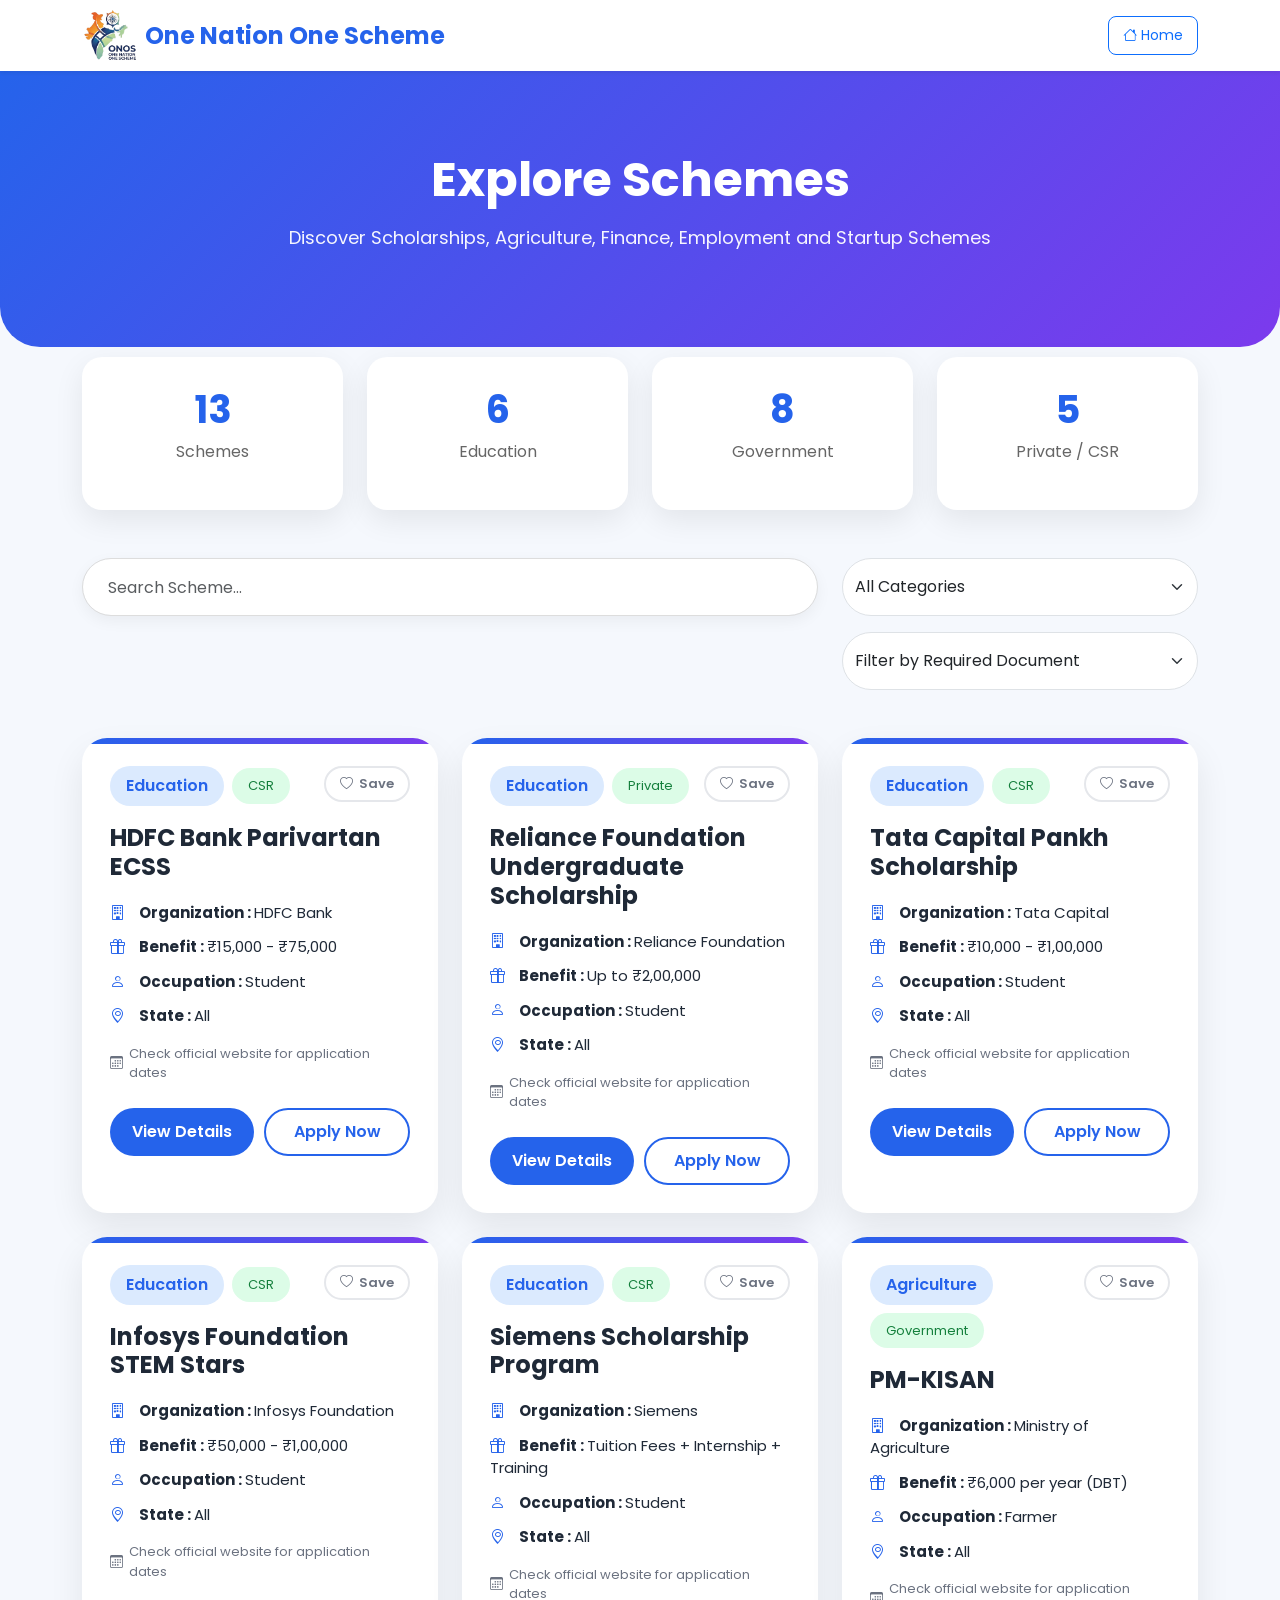
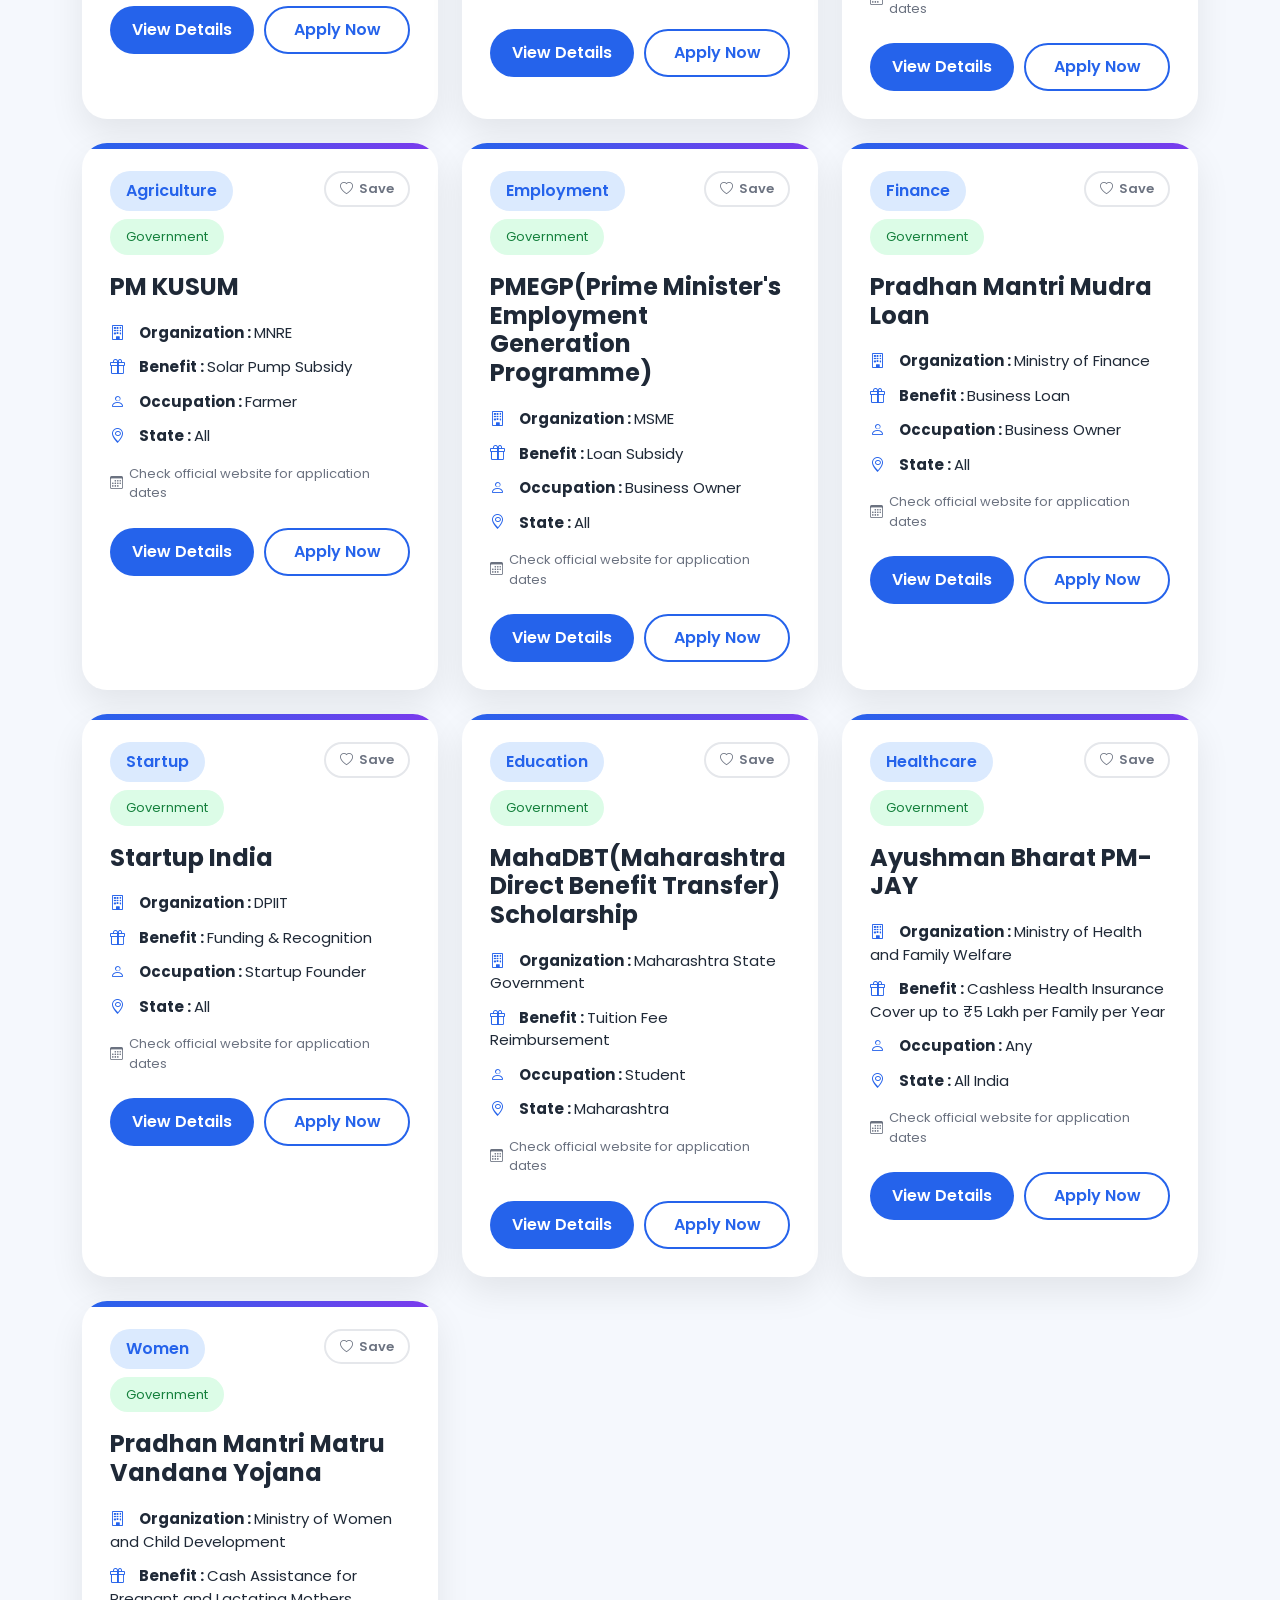
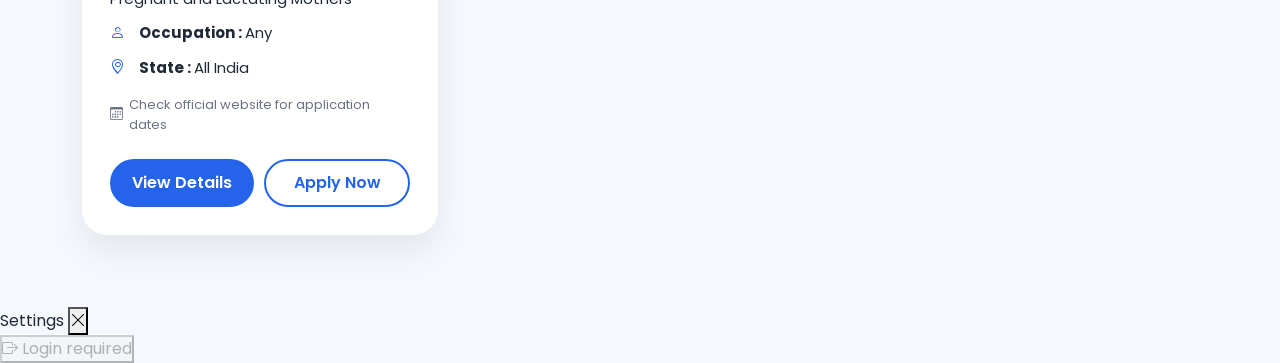
<file: pages/explore.html>
<!DOCTYPE html>
<html lang="en">

<head>
    <meta charset="UTF-8">
    <meta name="viewport" content="width=device-width, initial-scale=1.0">
    <title>Explore Schemes</title>

    <link rel="icon" type="image/png" href="../images/logo.png">
    <link href="https://cdn.jsdelivr.net/npm/bootstrap@5.3.7/dist/css/bootstrap.min.css" rel="stylesheet">
    <link href="https://cdn.jsdelivr.net/npm/bootstrap-icons@1.11.3/font/bootstrap-icons.css" rel="stylesheet">
    <link href="https://fonts.googleapis.com/css2?family=Poppins:wght@300;400;500;600;700&display=swap"
        rel="stylesheet">
    <link rel="stylesheet" href="../css/explore.css">
    <link rel="stylesheet" href="../css/responsive.css">
    <link rel="stylesheet" href="../css/mobile-enhance.css">
</head>

<body>

    <!-- NAVBAR -->
    <nav class="navbar navbar-expand-lg navbar-light bg-white shadow-sm">
        <div class="container">
            <a href="../index.html" class="navbar-brand">
                <img src="../images/logo.png" height="45">
                One Nation One Scheme
            </a>

            <div class="d-flex gap-2">
                <button id="viewSavedBtn" class="btn btn-outline-primary" style="display:none;">
                    <i class="bi bi-heart"></i>
                    Saved Schemes (<span id="savedCount">0</span>)
                </button>

                <a href="../index.html" class="btn btn-outline-primary">
                    <i class="bi bi-house"></i>
                    Home
                </a>
            </div>
        </div>
    </nav>

    <!-- HERO -->
    <section class="hero-section">
        <div class="container">
            <h1>Explore Schemes</h1>
            <p>Discover Scholarships, Agriculture, Finance, Employment and Startup Schemes</p>
        </div>
    </section>

    <!-- STATS -->
    <section class="stats">
        <div class="container">
            <div class="row text-center">

                <div class="col-md-3">
                    <div class="stat-card">
                        <h2 id="totalSchemes">0</h2>
                        <p>Schemes</p>
                    </div>
                </div>

                <div class="col-md-3">
                    <div class="stat-card">
                        <h2 id="educationCount">0</h2>
                        <p>Education</p>
                    </div>
                </div>

                <div class="col-md-3">
                    <div class="stat-card">
                        <h2 id="governmentCount">0</h2>
                        <p>Government</p>
                    </div>
                </div>

                <div class="col-md-3">
                    <div class="stat-card">
                        <h2 id="privateCount">0</h2>
                        <p>Private / CSR</p>
                    </div>
                </div>

            </div>
        </div>
    </section>

    <!-- SEARCH -->
    <section class="container mt-5">
        <div class="row">

            <div class="col-lg-8">
                <input id="searchInput" type="text" class="form-control search-box" placeholder="Search Scheme...">
            </div>

            <div class="col-lg-4">
                <select id="categoryFilter" class="form-select">
                    <option value="All">All Categories</option>
                    <option>Education</option>
                    <option>Agriculture</option>
                    <option>Employment</option>
                    <option>Finance</option>
                    <option>Startup</option>
                    <option>Healthcare</option>
                    <option>Housing</option>
                    <option>Women</option>
                </select>
            </div>

        </div>

        <div class="row mt-3">

            <div class="col-lg-4 offset-lg-8">
                <select id="documentFilter" class="form-select">
                    <option value="All">Filter by Required Document</option>
                </select>
            </div>

        </div>
    </section>

    <!-- SCHEMES -->
    <section class="container my-5">
        <div class="row" id="schemeContainer"></div>
    </section>

    <!-- MODAL -->
    <div class="modal fade" id="schemeModal" tabindex="-1">
        <div class="modal-dialog modal-lg">
            <div class="modal-content">

                <div class="modal-header">
                    <h5 class="modal-title" id="modalTitle">Scheme</h5>

                    <button class="btn-close" data-bs-dismiss="modal"></button>
                </div>

                <div class="modal-body" id="modalBody"></div>

            </div>
        </div>
    </div>

    <!-- =======================
     Mobile Bottom Navigation
     (hidden on desktop, see mobile-enhance.css)
======================= -->
    <nav class="mobile-bottom-nav" aria-label="Mobile navigation">
        <a href="../index.html" class="mnav-item" data-match="/index.html,/">
            <i class="bi bi-house-fill"></i>
            <span>Home</span>
        </a>
        <a href="explore.html" class="mnav-item" data-match="explore.html">
            <i class="bi bi-compass-fill"></i>
            <span>Explore</span>
        </a>
        <button type="button" class="mnav-item mnav-role-item" id="mnavRoleButton" onclick="handleMobileRoleAction()">
            <i class="bi bi-box-arrow-in-right"></i>
            <span id="mnavRoleLabel">Login</span>
            <span class="mnav-count" id="mnavSavedCount" style="display:none;"></span>
        </button>
        <button type="button" class="mnav-item mnav-settings-item" id="mnavSettingsButton" onclick="toggleMobileSettings(event)">
            <i class="bi bi-gear-fill"></i>
            <span>Settings</span>
        </button>
    </nav>

    <script src="https://cdn.jsdelivr.net/npm/bootstrap@5.3.7/dist/js/bootstrap.bundle.min.js"></script>
    <script src="../js/schemes.js"></script>
    <script src="../js/explore.js"></script>


    <div id="google_translate_element"></div>
    <script src="../js/translate.js"></script>
    <script src="https://translate.google.com/translate_a/element.js?cb=googleTranslateElementInit"></script>
    <script src="../js/session.js"></script>
    <script src="../js/mobile-nav.js"></script>
    <script src="../js/profile.js"></script>

</body>

</html>
</file>
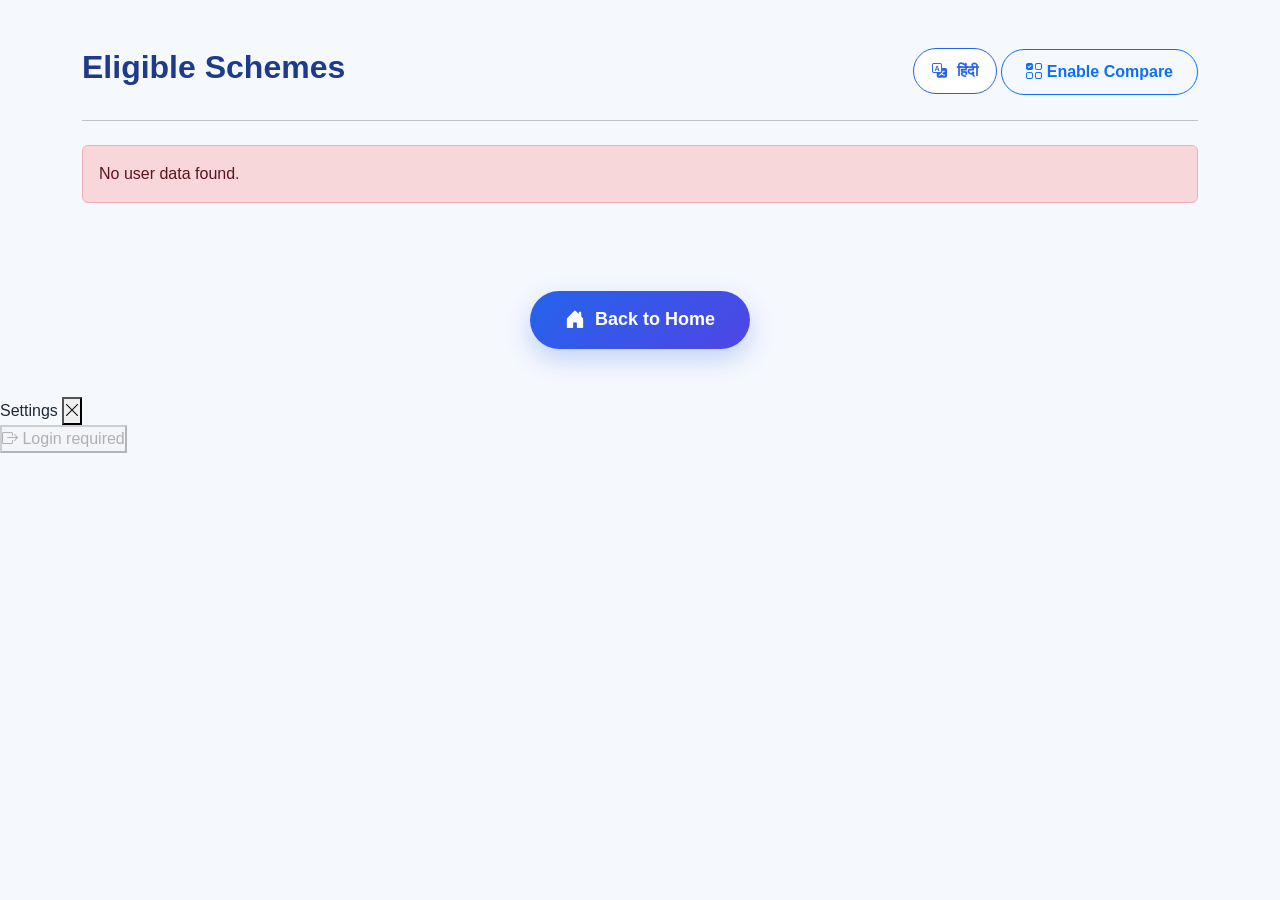
<file: pages/results.html>
<!DOCTYPE html>

<html>

<head>

    <title>Eligible Schemes</title>
    <link rel="icon" type="image/png" href="../images/logo.png">

    <link href="https://cdn.jsdelivr.net/npm/bootstrap@5.3.7/dist/css/bootstrap.min.css" rel="stylesheet">
    <link href="https://cdn.jsdelivr.net/npm/bootstrap-icons@1.11.3/font/bootstrap-icons.css" rel="stylesheet">
    <link rel="stylesheet" href="../css/results.css">
    <link rel="stylesheet" href="../css/explore.css">
    <link rel="stylesheet" href="../css/responsive.css">
    <link rel="stylesheet" href="../css/mobile-enhance.css">

</head>

<body>

    <div class="container my-5">

        <!-- =========================
            Compare Toolbar
            ========================= -->
        <div id="compareToolbar" class="compare-toolbar">

            <div class="left">
                <h2>Eligible Schemes</h2>
            </div>

            <div class="right">

                <button id="translateBtn" class="translate-btn notranslate">
                    <i class="bi bi-translate"></i>
                    <span class="translate-text">हिंदी</span>
                </button>

                <button id="viewSavedBtn" class="btn btn-outline-primary">
                    <i class="bi bi-heart"></i>
                    Saved Schemes (<span id="savedCount">0</span>)
                </button>

                <button id="toggleCompareBtn" class="btn btn-outline-primary">
                    <i class="bi bi-ui-checks-grid"></i>
                    Enable Compare
                </button>

                <button id="compareBtn" class="btn btn-primary ms-2" style="display:none;">
                    <i class="bi bi-columns-gap"></i>
                    Compare Selected (<span id="compareCount">0</span>)
                </button>

            </div>

        </div>

        <hr class="mb-4">

        <!-- Results -->
        <div id="resultsContainer"></div>

    </div>

    <div class="modal fade" id="schemeModal" tabindex="-1">
        <div class="modal-dialog modal-lg">
            <div class="modal-content">

                <div class="modal-header">
                    <h5 class="modal-title" id="modalTitle">
                        Scheme
                    </h5>

                    <button class="btn-close" data-bs-dismiss="modal"></button>
                </div>

                <div class="modal-body" id="modalBody"></div>

            </div>
        </div>
    </div>

    <!-- ==========================================
                HOME BUTTON
        ========================================== -->

    <div class="container text-center my-5">

        <a href="../index.html" class="btn home-btn">
            <i class="bi bi-house-door-fill"></i>
            Back to Home
        </a>

    </div>

    <!-- =======================
     Mobile Bottom Navigation
     (hidden on desktop, see mobile-enhance.css)
======================= -->
    <nav class="mobile-bottom-nav" aria-label="Mobile navigation">
        <a href="../index.html" class="mnav-item" data-match="/index.html,/">
            <i class="bi bi-house-fill"></i>
            <span>Home</span>
        </a>
        <a href="explore.html" class="mnav-item" data-match="explore.html">
            <i class="bi bi-compass-fill"></i>
            <span>Explore</span>
        </a>
        <button type="button" class="mnav-item mnav-role-item" id="mnavRoleButton" onclick="handleMobileRoleAction()">
            <i class="bi bi-box-arrow-in-right"></i>
            <span id="mnavRoleLabel">Login</span>
            <span class="mnav-count" id="mnavSavedCount" style="display:none;"></span>
        </button>
        <button type="button" class="mnav-item mnav-settings-item" id="mnavSettingsButton" onclick="toggleMobileSettings(event)">
            <i class="bi bi-gear-fill"></i>
            <span>Settings</span>
        </button>
    </nav>

    <script src="../js/schemes.js"></script>
    <script src="../js/results.js"></script>
    <script src="https://cdn.jsdelivr.net/npm/bootstrap@5.3.7/dist/js/bootstrap.bundle.min.js"></script>
    <script src="../js/session.js"></script>
    <script src="../js/mobile-nav.js"></script>
    <script src="../js/profile.js"></script>

    <div id="google_translate_element"></div>
    <script src="../js/translate.js"></script>
    <script src="https://translate.google.com/translate_a/element.js?cb=googleTranslateElementInit"></script>

</body>

</html>
</file>
<file: css/style.css>
* {
    margin: 0;
    padding: 0;
    box-sizing: border-box;
    font-family: 'Poppins', sans-serif;
}

body {

    background: #F5F8FC;
}

.custom-navbar {

    padding: 20px 0;
    background: white;
    box-shadow: 0 10px 30px rgba(0, 0, 0, .05);
    position: sticky;
    top: 0;
    z-index: 999;
}

.logo {

    font-size: 28px;
    font-weight: 700;
    color: #2563EB;
}

.logo i {

    margin-right: 10px;
}

.nav-link {

    font-weight: 500;
    margin: 0 12px;
    color: #333;
    transition: .3s;
}

.nav-link:hover {

    color: #2563EB;
}

.login-btn {

    background: #2563EB;
    color: white;
    padding: 10px 30px;
    border-radius: 40px;
}

.login-btn:hover {

    background: #0d4dd8;
    color: white;
}

.hero {

    min-height: 100vh;

    display: flex;

    align-items: center;

    background:
        linear-gradient(rgba(255, 255, 255, 0.5),
            rgba(255, 255, 255, 0.5)),
        url("../images/hero-bg.png");

    background-size: cover;

    background-position: center;

    background-repeat: no-repeat;

    position: relative;

}

.hero-badge {

    background: #DBEAFE;
    color: #2563EB;
    padding: 10px 20px;
    border-radius: 30px;
    font-weight: 600;
    display: inline-block;
    margin-bottom: 25px;
}

.hero h1 {

    font-size: 72px;
    font-weight: 700;
    line-height: 1.1;
    margin-bottom: 25px;
}

.hero h1 span {

    color: #2563EB;
}

.hero p {

    font-size: 18px;
    color: #555;
    margin-bottom: 35px;
}

.home-search-container {
    max-width: 750px;
    margin: 0 auto 50px;
    position: relative;
}

.search-box {
    display: flex;
    background: white;
    border-radius: 50px;
    padding: 8px;
    box-shadow: 0 15px 35px rgba(0, 0, 0, .08);
    margin-bottom: 0;
}

.search-box input {

    border: none;
    flex: 1;
    padding: 12px 20px;
    outline: none;
    border-radius: 50px;
}

.search-box button {

    width: 55px;
    height: 55px;
    border: none;
    background: #2563EB;
    border-radius: 50%;
    color: white;
}

.hero-tags span {

    display: inline-block;
    background: white;
    padding: 12px 22px;
    border-radius: 30px;
    margin: 8px;
    font-weight: 500;
    box-shadow: 0 8px 20px rgba(0, 0, 0, .08);
    transition: .3s;
}

.hero-tags span:hover {

    background: #2563EB;
    color: white;
    transform: translateY(-4px);
}

.hero-content {

    background: rgba(255, 255, 255, .25);
    backdrop-filter: blur(10px);
    padding: 40px;
    border-radius: 30px;
}

/* ==============================
   HOME SEARCH
============================== */
.search-box {
    position: relative;
}

.search-results {
    position: absolute;
    width: 100%;
    background: white;
    margin-top: 10px;
    border-radius: 15px;
    box-shadow: 0 15px 40px rgba(0, 0, 0, .15);
    z-index: 999;
    display: none;
    max-height: 350px;
    overflow-y: auto;
}

.search-item {
    padding: 15px 20px;
    cursor: pointer;
    border-bottom: 1px solid #eee;
    transition: .3s;
}

.search-item:hover {
    background: #EFF6FF;
}

.search-item h6 {
    margin-bottom: 5px;
    font-weight: 600;
}

.search-item small {
    color: #666;
}

.section-title h2 {

    font-weight: 700;
    margin-bottom: 10px;
}

.section-title p {

    color: #666;
}

.categories {

    background: #fff;
}

/* Personalized Scheme Button */
.personalized-btn {

    background: linear-gradient(135deg, #2563EB, #7C3AED);
    color: white;
    border: none;
    padding: 18px 40px;
    border-radius: 50px;
    font-size: 18px;
    font-weight: 600;
    transition: .4s;
    box-shadow: 0 15px 35px rgba(37, 99, 235, .35);
}

.personalized-btn i {

    margin-right: 10px;
    font-size: 20px;
}

.personalized-btn:hover {

    transform: translateY(-5px);
    box-shadow: 0 20px 45px rgba(37, 99, 235, .45);
    background: linear-gradient(135deg, #1D4ED8, #6D28D9);
}

.category-link {

    text-decoration: none;

    color: inherit;

    display: block;

}

.category-card {

    background: white;
    border-radius: 20px;
    padding: 30px;
    text-align: center;
    transition: .4s;
    cursor: pointer;
    box-shadow: 0 10px 30px rgba(0, 0, 0, .06);

}

.category-card:hover {

    transform: translateY(-10px);

    box-shadow: 0 25px 45px rgba(0, 0, 0, .15);

}

.category-icon {

    width: 80px;
    height: 80px;
    border-radius: 50%;
    display: flex;
    align-items: center;
    justify-content: center;
    margin: auto;
    color: white;
    font-size: 32px;
    margin-bottom: 20px;

}

.category-card h5 {

    font-weight: 600;

}

.featured {

    background: #F8FAFC;

}

.scheme-card {

    background: white;
    padding: 35px;
    border-radius: 20px;
    transition: .4s;
    height: 100%;
    box-shadow: 0 15px 35px rgba(0, 0, 0, .06);

}

.scheme-card:hover {

    transform: translateY(-8px);

}

.scheme-card h4 {

    font-weight: 600;
    margin-bottom: 15px;

}

.scheme-card p {

    color: #666;

}

.scheme-footer {

    display: flex;
    justify-content: space-between;
    align-items: center;
    margin-top: 30px;

}

.ai-section {

    padding-bottom: 100px;

}

.ai-box {

    background: linear-gradient(135deg, #2563EB, #7C3AED);
    color: white;
    padding: 70px;
    border-radius: 30px;

}

.ai-badge {

    display: inline-block;
    background: rgba(255, 255, 255, .2);
    padding: 10px 18px;
    border-radius: 30px;
    margin-bottom: 20px;

}

.ai-box h2 {

    font-weight: 700;
    margin-bottom: 20px;

}

.ai-box p {

    font-size: 18px;
    margin-bottom: 30px;

}

.ai-icon {

    font-size: 140px;
    opacity: .9;

}

/* =========================================
   HOMEPAGE ELIGIBILITY CONTAINER
========================================= */

#eligibilityContainer {
    width: 100%;
    position: relative;
    margin-top: -100px;
}

#eligibilityContainer .wizard-card {
    padding: 30px;
    border-radius: 25px;
    max-height: 750px;
    overflow-y: auto;
}

#eligibilityContainer .wizard-card h2 {
    font-size: 28px;
}

#eligibilityContainer .wizard-card p {
    font-size: 14px;
    margin-bottom: 20px;
}

#eligibilityContainer .wizard-badge {
    font-size: 12px;
    padding: 7px 14px;
    margin-bottom: 12px;
}

#eligibilityContainer .progress-container {
    margin-bottom: 25px;
}

#eligibilityContainer .form-step h4 {
    font-size: 22px;
    margin-bottom: 20px;
}

#eligibilityContainer .form-control,
#eligibilityContainer .form-select {
    height: 48px;
    font-size: 14px;
    border-radius: 12px;
}

#eligibilityContainer .form-label {
    font-size: 14px;
}

#eligibilityContainer .buttons {
    margin-top: 25px;
}

#eligibilityContainer .buttons .btn {
    min-width: 90px;
    height: 42px;
    font-size: 13px;
}

#eligibilityContainer .wizard-card {
    box-shadow: 0 20px 50px rgba(0, 0, 0, .15);
    background: rgba(255, 255, 255, 0.96);
    backdrop-filter: blur(10px);
}

#eligibilityContainer .wizard-card {
    background: rgba(255, 255, 255, 0.65) !important;
    backdrop-filter: blur(1px);
    -webkit-backdrop-filter: blur(1px);
    border: 1px solid rgba(255, 255, 255, 0.7);
    box-shadow: 0 20px 50px rgba(0, 0, 0, 0.12);
}


/* =========================================
   TRANSLATE BUTTON
========================================= */

.nav-actions {
    display: flex;
    align-items: center;
    gap: 12px;
}

.translate-btn {
    height: 46px;
    padding: 0 18px;

    border: 1.5px solid #2563EB;
    border-radius: 25px;

    background: white;
    color: #2563EB;

    font-size: 15px;
    font-weight: 600;

    cursor: pointer;
    transition: all 0.3s ease;
}

.translate-btn:hover {
    background: #EFF6FF;
    transform: translateY(-2px);
}

.translate-btn i {
    margin-right: 6px;
}

/* =========================================
   HIDE GOOGLE TRANSLATE BAR
========================================= */

body {
    top: 0 !important;
}

.goog-te-banner-frame {
    display: none !important;
    visibility: hidden !important;
    height: 0 !important;
}

.goog-te-banner-frame.skiptranslate {
    display: none !important;
}

.goog-te-balloon-frame {
    display: none !important;
}

.skiptranslate {
    top: 0 !important;
}

iframe.goog-te-banner-frame {
    display: none !important;
}




/* =========================================================
   RESPONSIVE DESIGN
   Desktop → Tablet → Mobile
   ========================================================= */


/* =========================================================
   TABLET
   768px - 1199px
   ========================================================= */

@media (max-width: 1199px) {

    /* -------------------------
       GENERAL
    ------------------------- */

    body {
        overflow-x: hidden;
    }

    .container {
        max-width: 95%;
    }


    /* -------------------------
       NAVBAR
    ------------------------- */

    .custom-navbar {
        padding: 15px 0;
    }

    .logo {
        font-size: 25px;
    }

    .nav-link {
        margin: 0 6px;
    }

    .login-btn {
        padding: 9px 20px;
    }

    .translate-btn {
        padding: 0 14px;
        font-size: 14px;
    }


    /* -------------------------
       HERO
    ------------------------- */

    .hero {
        min-height: auto;
        padding: 70px 0;
    }

    .hero h1 {
        font-size: 55px;
    }

    .hero p {
        font-size: 17px;
    }

    .hero-content {
        padding: 30px;
    }


    /* -------------------------
       ELIGIBILITY
    ------------------------- */

    #eligibilityContainer {
        margin-top: -50px;
    }

    #eligibilityContainer .wizard-card {
        max-height: none;
        overflow: visible;
    }


    /* -------------------------
       AI SECTION
    ------------------------- */

    .ai-box {
        padding: 50px;
    }

    .ai-icon {
        font-size: 100px;
    }
}



/* =========================================================
   MOBILE
   767px AND BELOW
   ========================================================= */

@media (max-width: 767px) {

    /* -------------------------
       GENERAL
    ------------------------- */

    html,
    body {
        width: 100%;
        min-width: 0;
        overflow-x: hidden;
    }

    .container {
        width: 100%;
        max-width: 100%;
        padding-left: 18px;
        padding-right: 18px;
    }


    /* =====================================================
       NAVBAR
       ===================================================== */

    .custom-navbar {
        padding: 12px 0;
        position: sticky;
        top: 0;
    }

    .custom-navbar .container {
        width: 100%;
        display: flex;
        align-items: center;
        justify-content: space-between;
    }

    .logo {
        font-size: 22px;
        white-space: nowrap;
    }

    .logo i {
        margin-right: 6px;
    }

    /*
       If Bootstrap navbar toggler exists
    */

    .navbar-toggler {
        display: block !important;
    }

    .navbar-collapse {
        width: 100%;
    }

    .navbar-nav {
        flex-direction: column !important;
        align-items: center;
        text-align: center;
        padding-top: 15px;
    }

    .nav-link {
        margin: 8px 0;
    }


    /* -------------------------
       NAV ACTIONS
    ------------------------- */

    .nav-actions {
        gap: 6px;
    }

    .translate-btn {
        height: 40px;
        padding: 0 12px;
        font-size: 13px;
    }

    .translate-btn i {
        margin-right: 4px;
    }

    .login-btn {
        padding: 8px 16px;
        font-size: 13px;
    }


    /* =====================================================
       HERO
       ===================================================== */

    .hero {
        min-height: auto;
        padding: 50px 0 70px;
        display: block;

        background-position: center;
    }

    .hero .row {
        flex-direction: column;
    }

    .hero h1 {
        font-size: 42px;
        line-height: 1.12;
        margin-bottom: 20px;
    }

    .hero p {
        font-size: 16px;
        line-height: 1.6;
        margin-bottom: 25px;
    }

    .hero-badge {
        padding: 8px 16px;
        font-size: 14px;
        margin-bottom: 18px;
    }

    .hero-content {
        padding: 25px 20px;
        border-radius: 22px;
    }


    /* =====================================================
       SEARCH
       ===================================================== */

    .home-search-container {
        width: 100%;
        max-width: 100%;
        margin-bottom: 30px;
    }

    .search-box {
        width: 100%;
        padding: 6px;
    }

    .search-box input {
        min-width: 0;
        padding: 10px 15px;
        font-size: 14px;
    }

    .search-box button {
        width: 48px;
        height: 48px;
        flex-shrink: 0;
    }

    .search-results {
        max-height: 250px;
    }


    /* =====================================================
       HERO TAGS
       ===================================================== */

    .hero-tags {
        display: flex;
        flex-wrap: wrap;
        justify-content: center;
    }

    .hero-tags span {
        padding: 9px 15px;
        margin: 5px;
        font-size: 13px;
    }


    /* =====================================================
       ELIGIBILITY CONTAINER
       ===================================================== */

    #eligibilityContainer {
        width: 100%;
        min-width: 0;
        margin-top: -30px;
    }

    #eligibilityContainer .wizard-card {
        width: 100%;
        padding: 22px 18px;
        border-radius: 22px;

        /*
           IMPORTANT:
           Don't create a scrollbar inside the card
        */
        max-height: none;
        overflow: visible;
    }

    #eligibilityContainer .wizard-card h2 {
        font-size: 25px;
        line-height: 1.2;
    }

    #eligibilityContainer .wizard-card p {
        font-size: 13px;
        line-height: 1.5;
    }

    #eligibilityContainer .wizard-badge {
        font-size: 11px;
        padding: 6px 12px;
    }

    #eligibilityContainer .form-step h4 {
        font-size: 20px;
        line-height: 1.3;
    }


    /* =====================================================
       FORM ELEMENTS
       ===================================================== */

    #eligibilityContainer .form-control,
    #eligibilityContainer .form-select {
        width: 100%;
        height: 46px;
        font-size: 14px;
    }

    #eligibilityContainer .form-label {
        font-size: 13px;
    }


    /* =====================================================
       FORM BUTTONS
       ===================================================== */

    #eligibilityContainer .buttons {
        display: flex;
        gap: 10px;
        flex-wrap: wrap;
        margin-top: 20px;
    }

    #eligibilityContainer .buttons .btn {
        min-width: 85px;
        height: 42px;
        font-size: 13px;
    }


    /* =====================================================
       PERSONALIZED BUTTON
       ===================================================== */

    .personalized-btn {
        width: 100%;
        padding: 14px 20px;
        font-size: 16px;
    }


    /* =====================================================
       CATEGORIES
       ===================================================== */

    .category-card {
        padding: 25px 18px;
    }

    .category-icon {
        width: 65px;
        height: 65px;
        font-size: 26px;
    }


    /* =====================================================
       SCHEME CARDS
       ===================================================== */

    .scheme-card {
        padding: 25px 20px;
    }

    .scheme-card h4 {
        font-size: 20px;
    }

    .scheme-footer {
        margin-top: 20px;
        flex-wrap: wrap;
        gap: 10px;
    }


    /* =====================================================
       AI SECTION
       ===================================================== */

    .ai-section {
        padding-bottom: 60px;
    }

    .ai-box {
        padding: 35px 22px;
        border-radius: 22px;
        text-align: center;
    }

    .ai-box h2 {
        font-size: 26px;
    }

    .ai-box p {
        font-size: 15px;
        line-height: 1.6;
    }

    .ai-icon {
        font-size: 80px;
        margin-top: 20px;
    }
}



/* =========================================================
   SMALL MOBILE
   480px AND BELOW
   ========================================================= */

@media (max-width: 480px) {

    .container {
        padding-left: 14px;
        padding-right: 14px;
    }

    .logo {
        font-size: 20px;
    }

    .hero {
        padding-top: 35px;
    }

    .hero h1 {
        font-size: 34px;
    }

    .hero p {
        font-size: 15px;
    }

    .hero-content {
        padding: 20px 15px;
    }

    #eligibilityContainer .wizard-card {
        padding: 18px 14px;
    }

    #eligibilityContainer .wizard-card h2 {
        font-size: 23px;
    }

    #eligibilityContainer .form-step h4 {
        font-size: 18px;
    }

    .translate-btn {
        padding: 0 9px;
        font-size: 12px;
    }

    .login-btn {
        padding: 7px 13px;
        font-size: 12px;
    }
}

.hero p {
    margin-bottom: 60px;
}

/* =========================================================
   PLATFORM ADMIN MENU
   ========================================================= */

#platformAdminMenu {

    position: fixed;

    width: 310px;

    background: #ffffff;

    border-radius: 16px;

    box-shadow:
        0 15px 45px rgba(0, 0, 0, 0.18);

    border: 1px solid #e5e7eb;

    padding: 10px;

    z-index: 99999;

    opacity: 0;

    visibility: hidden;

    transform:
        translateY(-8px);

    transition:
        all 0.2s ease;

}


#platformAdminMenu.show {

    opacity: 1;

    visibility: visible;

    transform:
        translateY(0);

}


.admin-menu-header {

    display: flex;

    align-items: center;

    gap: 12px;

    padding: 12px;

    border-bottom:
        1px solid #eeeeee;

    margin-bottom: 6px;

}


.admin-menu-icon {

    width: 42px;

    height: 42px;

    border-radius: 12px;

    display: flex;

    align-items: center;

    justify-content: center;

    background: #eef4ff;

    color: #2864e8;

    font-size: 20px;

}


.admin-menu-header strong {

    display: block;

    font-size: 15px;

}


.admin-menu-header small {

    display: block;

    color: #777;

    margin-top: 2px;

}


.admin-menu-item {

    width: 100%;

    border: 0;

    background: transparent;

    display: flex;

    align-items: center;

    gap: 12px;

    padding: 12px;

    border-radius: 11px;

    text-align: left;

    cursor: pointer;

}


.admin-menu-item:hover {

    background: #f5f8ff;

}


.admin-menu-item>i {

    font-size: 20px;

    color: #2864e8;

}


.admin-menu-item span:nth-child(2) {

    flex: 1;

}


.admin-menu-item strong {

    display: block;

    font-size: 14px;

}


.admin-menu-item small {

    display: block;

    color: #777;

    margin-top: 2px;

}


.admin-menu-divider {

    height: 1px;

    background: #eeeeee;

    margin: 5px 0;

}


.admin-logout>i {

    color: #dc3545 !important;

}


.pending-badge {

    min-width: 24px;

    height: 24px;

    border-radius: 20px;

    display: inline-flex;

    align-items: center;

    justify-content: center;

    background: #dc3545;

    color: white;

    font-size: 12px;

    font-weight: 600;

}


/* =========================================================
   ADMIN PANEL
   ========================================================= */

#adminPanelOverlay {

    position: fixed;

    inset: 0;

    background:
        rgba(15, 23, 42, 0.55);

    z-index: 100000;

    display: flex;

    align-items: center;

    justify-content: center;

    padding: 25px;

}


.admin-panel-window {

    width: min(1100px, 100%);

    max-height: 90vh;

    overflow-y: auto;

    background: white;

    border-radius: 20px;

    padding: 28px;

    box-shadow:
        0 25px 80px rgba(0, 0, 0, 0.25);

}


.admin-panel-header {

    display: flex;

    justify-content: space-between;

    align-items: flex-start;

    gap: 20px;

    margin-bottom: 22px;

}


.admin-panel-header h3 {

    margin: 0;

    font-weight: 700;

}


.admin-panel-header p {

    margin:
        6px 0 0;

    color: #777;

}


.admin-close-btn {

    width: 40px;

    height: 40px;

    border: 0;

    background: #f3f4f6;

    border-radius: 10px;

    cursor: pointer;

}


.admin-panel-actions {

    margin-bottom: 20px;

}


.admin-scheme-list {

    display: flex;

    flex-direction: column;

    gap: 12px;

}


.admin-scheme-card {

    display: flex;

    justify-content: space-between;

    align-items: center;

    gap: 20px;

    padding: 18px;

    border:
        1px solid #e5e7eb;

    border-radius: 14px;

}


.admin-scheme-card h5 {

    margin:
        8px 0;

}


.admin-scheme-card p {

    margin:
        3px 0;

    color: #666;

}


.admin-scheme-category {

    display: inline-block;

    padding:
        5px 10px;

    background: #eef4ff;

    color: #2864e8;

    border-radius: 20px;

    font-size: 12px;

    font-weight: 600;

}


.admin-empty {

    text-align: center;

    padding: 60px 20px;

    color: #777;

}


.admin-empty i {

    font-size: 45px;

    display: block;

    margin-bottom: 15px;

}


.admin-form-buttons {

    display: flex;

    justify-content: flex-end;

    gap: 10px;

    margin-top: 25px;

}


.admin-add-form label {

    font-weight: 600;

    margin-bottom: 6px;

    display: block;

}


/* =========================================================
   APPROVAL CARDS
   ========================================================= */

.provider-approval-list {

    display: flex;

    flex-direction: column;

    gap: 18px;

}


.provider-approval-card {

    border:
        1px solid #e5e7eb;

    border-radius: 16px;

    padding: 20px;

}


.approval-card-header {

    display: flex;

    justify-content: space-between;

    align-items: flex-start;

    gap: 20px;

    margin-bottom: 20px;

}


.approval-card-header h4 {

    margin:
        10px 0 0;

}


.approval-pending {

    background: #fff4d6;

    color: #9a6700;

    border-radius: 20px;

    padding:
        6px 12px;

    font-size: 12px;

    font-weight: 600;

    white-space: nowrap;

}


.approval-details {

    display: grid;

    grid-template-columns:
        repeat(2, 1fr);

    gap: 12px;

    background: #f8fafc;

    padding: 15px;

    border-radius: 12px;

}


.approval-details div {

    display: flex;

    flex-direction: column;

    gap: 3px;

}


.approval-details strong {

    font-size: 12px;

    color: #777;

}


.approval-details span {

    font-weight: 500;

}


.approval-actions {

    display: flex;

    justify-content: flex-end;

    gap: 10px;

    margin-top: 18px;

}


@media (max-width: 700px) {

    #adminPanelOverlay {

        padding: 10px;

    }


    .admin-panel-window {

        padding: 18px;

        max-height: 95vh;

    }


    .admin-scheme-card {

        flex-direction: column;

        align-items: stretch;

    }


    .approval-card-header {

        flex-direction: column;

    }


    .approval-details {

        grid-template-columns:
            1fr;

    }

}
</file>
<file: css/eligibility.css>
/* ===================================================
   Google Font & Global
=================================================== */

* {
    margin: 0;
    padding: 0;
    box-sizing: border-box;
    font-family: 'Poppins', sans-serif;
}

body {

    background: #F4F8FD;

    color: #222;

}


/* ===================================================
   Navbar
=================================================== */

.navbar {

    padding: 18px 0;

}

.navbar-brand {

    color: #2563EB !important;

}

.navbar-brand i {

    margin-right: 8px;

}


/* ===================================================
   Main Section
=================================================== */

.wizard-section {

    min-height: 100vh;

    display: flex;

    align-items: center;

    padding: 70px 0;

}


/* ===================================================
   Wizard Card
=================================================== */

.wizard-card {

    background: #fff;

    border-radius: 30px;

    padding: 50px;

    box-shadow: 0 20px 50px rgba(0, 0, 0, .08);

    overflow: hidden;

}


/* ===================================================
   Badge
=================================================== */

.wizard-badge {

    display: inline-block;

    padding: 10px 20px;

    border-radius: 30px;

    background: #DBEAFE;

    color: #2563EB;

    font-weight: 600;

    margin-bottom: 20px;

}


/* ===================================================
   Heading
=================================================== */

.wizard-card h2 {

    font-size: 42px;

    font-weight: 700;

    margin-bottom: 15px;

}

.wizard-card p {

    color: #666;

    font-size: 17px;

    margin-bottom: 35px;

}


/* ===================================================
   Progress
=================================================== */

.progress-container {

    margin-bottom: 45px;

}

.progress {

    height: 12px;

    border-radius: 20px;

    background: #E5E7EB;

}

.progress-bar {

    width: 16.66%;

    background: linear-gradient(90deg, #2563EB, #7C3AED);

    transition: .4s;

}

.step-text {

    margin-top: 12px;

    font-weight: 600;

    color: #555;

}


/* ===================================================
   Form Steps
=================================================== */

.form-step {

    display: none;

    animation: fade .4s ease;

}

.form-step.active {

    display: block;

}

@keyframes fade {

    from {

        opacity: 0;

        transform: translateX(30px);

    }

    to {

        opacity: 1;

        transform: translateX(0);

    }

}


/* ===================================================
   Step Heading
=================================================== */

.form-step h4 {

    font-size: 28px;

    font-weight: 700;

    margin-bottom: 35px;

}


/* ===================================================
   Labels
=================================================== */

.form-label {

    font-weight: 600;

    margin-bottom: 10px;

}


/* ===================================================
   Inputs
=================================================== */

.form-control,

.form-select {

    height: 58px;

    border-radius: 15px;

    border: 1px solid #D9DCE3;

    padding: 12px 18px;

    transition: .3s;

    font-size: 16px;

}

.form-control:focus,

.form-select:focus {

    border-color: #2563EB;

    box-shadow: 0 0 0 .2rem rgba(37, 99, 235, .15);

}


/* ===================================================
   Buttons
=================================================== */

.buttons {

    display: flex;

    justify-content: flex-end;

    gap: 15px;

    margin-top: 40px;

}

.buttons .btn {

    min-width: 130px;

    height: 48px;

    border-radius: 30px;

    font-weight: 600;

}


/* ===================================================
   Primary
=================================================== */

.btn-primary {

    background: #2563EB;

    border: none;

}

.btn-primary:hover {

    background: #1D4ED8;

}


/* ===================================================
   Success
=================================================== */

.btn-success {

    background: #10B981;

    border: none;

}

.btn-success:hover {

    background: #059669;

}


/* ===================================================
   Reset
=================================================== */

.btn-secondary {

    background: #6B7280;

    border: none;

}


/* ===================================================
   Previous
=================================================== */

.btn-outline-primary {

    border-radius: 30px;

}


/* ===================================================
   Percentage Box
=================================================== */

#percentageBox {

    display: none;

}


/* ===================================================
   Hover
=================================================== */

.btn {

    transition: .3s;

}

.btn:hover {

    transform: translateY(-3px);

}


/* ===================================================
   Responsive
=================================================== */

@media(max-width:992px) {

    .wizard-card {

        padding: 35px;

    }

    .wizard-card h2 {

        font-size: 34px;

    }

}

@media(max-width:768px) {

    .wizard-card {

        padding: 25px;

    }

    .wizard-card h2 {

        font-size: 28px;

    }

    .form-step h4 {

        font-size: 22px;

    }

    .buttons {

        flex-direction: column;

    }

    .buttons .btn {

        width: 100%;

    }

}

@media(max-width:576px) {

    .wizard-card {

        border-radius: 20px;

    }

    .wizard-badge {

        font-size: 14px;

    }

    .wizard-card p {

        font-size: 15px;

    }

}

#studentSection {

    display: none;

    margin-top: 35px;

    padding: 30px;

    border-radius: 20px;

    background: #F8FAFC;

    border: 1px solid #E5E7EB;

}

/* ================================
   GENDER OPTIONS
================================ */

.gender-options {
    display: flex;
    gap: 12px;
    margin-top: 10px;
}

.gender-option {
    flex: 1;
    min-height: 90px;

    background: #ffffff;
    border: 2px solid #e5e7eb;
    border-radius: 15px;

    display: flex;
    flex-direction: column;
    align-items: center;
    justify-content: center;

    gap: 8px;

    cursor: pointer;
    transition: all 0.25s ease;

    color: #374151;
}

.gender-option i {
    font-size: 28px;
    color: #6b7280;
}

.gender-option span {
    font-size: 14px;
    font-weight: 600;
}

/* Hover */

.gender-option:hover {
    border-color: #2563eb;
    transform: translateY(-2px);
}

/* Selected */

.gender-option.active {
    border-color: #2563eb;
    background: #eff6ff;
    color: #2563eb;

    box-shadow: 0 6px 18px rgba(37, 99, 235, 0.12);
}

.gender-option.active i {
    color: #2563eb;
}

/* ================================================
   AREA OPTIONS
================================================ */

.area-options {
    display: flex;
    gap: 15px;
    margin-top: 10px;
    width: 100%;
}

.area-option {
    flex: 1;
    min-height: 100px;

    background: #ffffff !important;
    border: 2px solid #D9DCE3 !important;
    border-radius: 15px !important;

    display: flex;
    flex-direction: column;
    align-items: center;
    justify-content: center;

    gap: 8px;

    cursor: pointer;

    color: #374151 !important;

    transition: all 0.25s ease;
}

.area-option i {
    font-size: 30px;
    color: #64748B;
    transition: 0.25s ease;
}

.area-option span {
    font-size: 15px;
    font-weight: 600;
}

.area-option:hover {
    border-color: #2563EB !important;
    transform: translateY(-2px);
}

.area-option.active {
    background: #EFF6FF !important;
    border: 2px solid #2563EB !important;
    color: #2563EB !important;

    box-shadow:
        0 0 0 3px rgba(37, 99, 235, 0.10),
        0 8px 20px rgba(37, 99, 235, 0.15);

    transform: translateY(-2px);
}

.area-option.active i {
    color: #2563EB !important;
    transform: scale(1.1);
}

.area-option.active span {
    color: #2563EB !important;
}

/* ================================================
   DISABILITY OPTIONS
================================================ */

.disability-options {
    display: flex;
    gap: 15px;
    margin-top: 10px;
    width: 100%;
}

.disability-option {
    flex: 1;
    min-height: 100px;

    background: #ffffff !important;
    border: 2px solid #D9DCE3 !important;
    border-radius: 15px !important;

    display: flex;
    flex-direction: column;
    align-items: center;
    justify-content: center;

    gap: 8px;

    cursor: pointer;

    color: #374151 !important;

    transition: all 0.25s ease;
}

.disability-option i {
    font-size: 30px;
    color: #64748B;
    transition: 0.25s ease;
}

.disability-option span {
    font-size: 15px;
    font-weight: 600;
}

.disability-option:hover {
    border-color: #2563EB !important;
    transform: translateY(-2px);
}

.disability-option.active {
    background: #EFF6FF !important;
    border: 2px solid #2563EB !important;
    color: #2563EB !important;

    box-shadow:
        0 0 0 3px rgba(37, 99, 235, 0.10),
        0 8px 20px rgba(37, 99, 235, 0.15);

    transform: translateY(-2px);
}

.disability-option.active i {
    color: #2563EB !important;
    transform: scale(1.1);
}

.disability-option.active span {
    color: #2563EB !important;
}

/* ================================================
   INSTITUTION TYPE OPTIONS
================================================ */

.institution-options {
    display: flex;
    gap: 12px;
    width: 100%;
    margin-top: 10px;
}

.institution-option {
    flex: 1;
    min-height: 85px;

    background: #ffffff !important;
    border: 2px solid #D9DCE3 !important;
    border-radius: 15px !important;

    display: flex;
    flex-direction: column;
    align-items: center;
    justify-content: center;

    gap: 7px;

    cursor: pointer;

    color: #374151 !important;

    transition: all 0.25s ease;
}

.institution-option i {
    font-size: 26px;
    color: #64748B;
}

.institution-option span {
    font-size: 14px;
    font-weight: 600;
}

.institution-option:hover {
    border-color: #2563EB !important;
    transform: translateY(-2px);
}

.institution-option.active {
    background: #EFF6FF !important;
    border: 2px solid #2563EB !important;
    color: #2563EB !important;

    box-shadow:
        0 0 0 3px rgba(37, 99, 235, 0.10),
        0 8px 20px rgba(37, 99, 235, 0.15);

    transform: translateY(-2px);
}

.institution-option.active i,
.institution-option.active span {
    color: #2563EB !important;
}

/* ================================================
   FRIENDLY HELPER TEXT
================================================ */

.field-helper {
    font-size: 13px;
    color: #8b94a3;
    margin-top: -4px;
    margin-bottom: 12px;
}

/* ================================================
   SLIDER FIELDS (Age / Disability %)
================================================ */

.slider-field {
    margin-top: 8px;
}

.slider-value-display {
    display: inline-block;
    background: #EFF6FF;
    color: #2563EB;
    font-weight: 700;
    font-size: 15px;
    padding: 6px 16px;
    border-radius: 20px;
    margin-bottom: 14px;
}

.styled-range {
    width: 100%;
    height: 8px;
    border-radius: 20px;
    background: #E5E7EB;
    outline: none;
    -webkit-appearance: none;
    appearance: none;
    cursor: pointer;
}

.styled-range::-webkit-slider-runnable-track {
    height: 8px;
    border-radius: 20px;
    background: linear-gradient(90deg, #2563EB, #7C3AED);
}

.styled-range::-webkit-slider-thumb {
    -webkit-appearance: none;
    appearance: none;
    width: 24px;
    height: 24px;
    margin-top: -8px;
    border-radius: 50%;
    background: #ffffff;
    border: 4px solid #2563EB;
    box-shadow: 0 4px 10px rgba(37, 99, 235, 0.35);
    cursor: pointer;
    transition: .2s;
}

.styled-range::-webkit-slider-thumb:hover {
    transform: scale(1.1);
}

.styled-range::-moz-range-track {
    height: 8px;
    border-radius: 20px;
    background: linear-gradient(90deg, #2563EB, #7C3AED);
}

.styled-range::-moz-range-thumb {
    width: 22px;
    height: 22px;
    border-radius: 50%;
    background: #ffffff;
    border: 4px solid #2563EB;
    box-shadow: 0 4px 10px rgba(37, 99, 235, 0.35);
    cursor: pointer;
}

.slider-minmax {
    display: flex;
    justify-content: space-between;
    font-size: 12px;
    color: #9CA3AF;
    margin-top: 8px;
    font-weight: 600;
}

/* Smooth reveal for disability percentage box */
#percentageBox {
    animation: fade .35s ease;
}
</file>
<file: css/auth.css>
/* =======================
   AUTH MODAL - shared
======================= */

#authModal .modal-content {
    border: none;
    border-radius: 20px;
    overflow: hidden;
    box-shadow: 0 20px 60px rgba(0, 0, 0, .2);
}

#authModal .modal-header {
    border-bottom: 1px solid #EEF2F7;
    padding: 20px 28px;
}

#authModal .modal-body {
    padding: 28px;
    max-height: 75vh;
    overflow-y: auto;
}

#authModal .modal-title {
    font-weight: 600;
    color: #1F2937;
    display: flex;
    align-items: center;
    gap: 10px;
}

.auth-back-btn {
    background: none;
    border: none;
    font-size: 20px;
    color: #2563EB;
    margin-right: 6px;
    padding: 0;
    line-height: 1;
}

.auth-back-btn:hover {
    color: #0d4dd8;
}

.auth-step {
    display: none;
}

.auth-step.active {
    display: block;
    animation: authFadeIn .25s ease;
}

@keyframes authFadeIn {
    from {
        opacity: 0;
        transform: translateY(8px);
    }

    to {
        opacity: 1;
        transform: translateY(0);
    }
}

.auth-subtitle {
    color: #6B7280;
    font-size: 14.5px;
    margin-bottom: 22px;
}

/* Role selection cards */

.role-grid {
    display: grid;
    grid-template-columns: 1fr;
    gap: 16px;
}

.role-card {
    display: flex;
    align-items: center;
    gap: 16px;
    padding: 18px 20px;
    border: 2px solid #EEF2F7;
    border-radius: 16px;
    background: #F9FAFC;
    cursor: pointer;
    transition: .25s;
    text-align: left;
    width: 100%;
}

.role-card:hover {
    border-color: #2563EB;
    background: #EFF4FF;
    transform: translateY(-2px);
}

.role-card .role-emoji {
    font-size: 30px;
    width: 54px;
    height: 54px;
    display: flex;
    align-items: center;
    justify-content: center;
    background: white;
    border-radius: 14px;
    box-shadow: 0 6px 14px rgba(0, 0, 0, .06);
    flex-shrink: 0;
}

.role-card .role-text h6 {
    margin: 0 0 3px 0;
    font-weight: 600;
    color: #1F2937;
}

.role-card .role-text p {
    margin: 0;
    font-size: 13px;
    color: #6B7280;
}

/* Org type options (reused for scheme provider + NGO sub-type) */

.orgtype-grid {
    display: grid;
    grid-template-columns: 1fr;
    gap: 14px;
}

.orgtype-card {
    display: flex;
    align-items: center;
    gap: 14px;
    padding: 14px 18px;
    border: 2px solid #EEF2F7;
    border-radius: 14px;
    background: #F9FAFC;
    cursor: pointer;
    transition: .2s;
    width: 100%;
    text-align: left;
}

.orgtype-card.selected,
.orgtype-card:hover {
    border-color: #2563EB;
    background: #EFF4FF;
}

.orgtype-card .orgtype-emoji {
    font-size: 22px;
}

.orgtype-card span.orgtype-label {
    font-weight: 500;
    color: #1F2937;
    font-size: 14.5px;
}

/* Tabs for User Sign In / Create Account */

.auth-tabs {
    display: flex;
    background: #F1F4F9;
    border-radius: 12px;
    padding: 4px;
    margin-bottom: 22px;
}

.auth-tab-btn {
    flex: 1;
    border: none;
    background: transparent;
    padding: 10px 0;
    border-radius: 10px;
    font-weight: 600;
    font-size: 14.5px;
    color: #6B7280;
    transition: .2s;
}

.auth-tab-btn.active {
    background: white;
    color: #2563EB;
    box-shadow: 0 4px 10px rgba(0, 0, 0, .06);
}

.auth-panel {
    display: none;
}

.auth-panel.active {
    display: block;
}

/* Form section headers used inside provider registration forms */

.auth-form-section-title {
    font-size: 13px;
    text-transform: uppercase;
    letter-spacing: .05em;
    font-weight: 700;
    color: #2563EB;
    margin: 20px 0 12px 0;
}

.auth-form-section-title:first-of-type {
    margin-top: 0;
}

#authModal .form-label {
    font-weight: 500;
    font-size: 14px;
    color: #374151;
    margin-bottom: 6px;
}

#authModal .form-control,
#authModal .form-select {
    border-radius: 10px;
    border: 1px solid #E1E6ED;
    padding: 10px 14px;
    font-size: 14.5px;
    margin-bottom: 14px;
}

#authModal .form-control:focus,
#authModal .form-select:focus {
    border-color: #2563EB;
    box-shadow: 0 0 0 3px rgba(37, 99, 235, .12);
}

.auth-optional-toggle {
    background: none;
    border: none;
    color: #2563EB;
    font-weight: 500;
    font-size: 14px;
    padding: 0;
    margin-bottom: 14px;
    display: inline-flex;
    align-items: center;
    gap: 6px;
}

.auth-optional-fields {
    display: none;
    border-left: 3px solid #EEF2F7;
    padding-left: 14px;
    margin-bottom: 6px;
}

.auth-optional-fields.active {
    display: block;
}

.auth-password-wrap {
    position: relative;
}

.auth-password-wrap .form-control {
    padding-right: 44px;
}

.auth-toggle-pw {
    position: absolute;
    right: 14px;
    top: 11px;
    background: none;
    border: none;
    color: #9CA3AF;
    cursor: pointer;
}

.auth-forgot-link {
    display: block;
    text-align: right;
    font-size: 13.5px;
    color: #2563EB;
    text-decoration: none;
    margin: -6px 0 16px 0;
    cursor: pointer;
}

.auth-forgot-link:hover {
    text-decoration: underline;
}

.auth-submit-btn {
    width: 100%;
    background: #2563EB;
    color: white;
    border: none;
    padding: 12px 0;
    border-radius: 40px;
    font-weight: 600;
    margin-top: 6px;
    transition: .2s;
}

.auth-submit-btn:hover {
    background: #0d4dd8;
}

.auth-switch-line {
    text-align: center;
    font-size: 14px;
    color: #6B7280;
    margin-top: 16px;
}

.auth-switch-line a {
    color: #2563EB;
    font-weight: 600;
    text-decoration: none;
    cursor: pointer;
}

.auth-note-box {
    background: #FFF7E6;
    border: 1px solid #FDE7B0;
    color: #92650E;
    font-size: 13.5px;
    padding: 12px 14px;
    border-radius: 12px;
    margin-bottom: 18px;
    display: flex;
    gap: 10px;
    align-items: flex-start;
}

.auth-note-box i {
    font-size: 16px;
    margin-top: 1px;
}

.auth-admin-note {
    background: #EFF4FF;
    border: 1px solid #DCE7FD;
    color: #1E40AF;
    font-size: 13px;
    padding: 12px 14px;
    border-radius: 12px;
    margin-bottom: 20px;
}

/* Verification pending status screen */

.auth-status-screen {
    text-align: center;
    padding: 10px 6px 4px 6px;
}

.auth-status-icon {
    width: 74px;
    height: 74px;
    border-radius: 50%;
    background: #FFF7E6;
    color: #D97706;
    font-size: 34px;
    display: flex;
    align-items: center;
    justify-content: center;
    margin: 0 auto 18px auto;
}

.auth-status-screen h5 {
    font-weight: 700;
    color: #1F2937;
    margin-bottom: 8px;
}

.auth-status-badge {
    display: inline-block;
    background: #FEF3C7;
    color: #92400E;
    font-weight: 600;
    font-size: 13px;
    padding: 6px 16px;
    border-radius: 30px;
    margin-bottom: 14px;
}

.auth-status-screen p {
    color: #6B7280;
    font-size: 14.5px;
    max-width: 420px;
    margin: 0 auto 18px auto;
}

.auth-status-screen .btn {
    border-radius: 40px;
    padding: 10px 28px;
    font-weight: 600;
}

/* Logged in state on navbar login button */

.login-btn.is-logged-in {
    display: flex;
    align-items: center;
    gap: 8px;
}


/* =========================================================
   VERIFICATION PENDING MODAL
   ========================================================= */

.verification-modal {
    border: none;
    border-radius: 20px;
    overflow: hidden;
    box-shadow: 0 20px 60px rgba(0, 0, 0, 0.18);
}

.verification-icon {
    width: 75px;
    height: 75px;
    margin: 0 auto 20px;

    display: flex;
    align-items: center;
    justify-content: center;

    border-radius: 50%;

    background: #eef4ff;
    color: #2563eb;

    font-size: 34px;
}

.verification-modal h3 {
    margin-bottom: 18px;

    font-size: 26px;
    font-weight: 700;

    color: #1f2937;
}

.verification-message {
    margin: 8px auto;

    max-width: 500px;

    font-size: 15px;
    line-height: 1.7;

    color: #6b7280;
}

.verification-status {
    display: inline-flex;

    align-items: center;
    gap: 8px;

    margin-top: 20px;
    margin-bottom: 25px;

    padding: 10px 18px;

    border-radius: 50px;

    background: #fff7ed;
    color: #c2410c;

    font-size: 14px;
    font-weight: 600;
}

.verification-btn {
    min-width: 130px;

    padding: 11px 25px;

    border-radius: 10px;

    font-weight: 600;
}

/* =========================================================
   REGULAR USER ACCOUNT DROPDOWN
   ========================================================= */

.regular-user-account-menu {
    position: fixed;
    top: 0;
    right: 0;
    width: 220px;
    padding: 8px;
    display: block;
    opacity: 0;
    visibility: hidden;
    transform: translateY(-6px) scale(.98);
    transform-origin: top right;
    transition: opacity .18s ease, transform .18s ease, visibility .18s ease;
    background: rgba(255, 255, 255, .96);
    border: 1px solid rgba(37, 99, 235, .10);
    border-radius: 16px;
    box-shadow: 0 16px 40px rgba(15, 23, 42, .16);
    z-index: 10050;
}

.regular-user-account-menu.show {
    opacity: 1;
    visibility: visible;
    transform: translateY(0) scale(1);
}

.account-menu-item {
    width: 100%;
    display: flex;
    align-items: center;
    gap: 11px;
    padding: 11px 12px;
    border: 0;
    border-radius: 11px;
    background: transparent;
    color: #1f2937;
    text-align: left;
    font-family: inherit;
    font-size: 14px;
    font-weight: 500;
    cursor: pointer;
    transition: background .18s ease, color .18s ease;
}

.account-menu-item:hover {
    background: #eef4ff;
    color: #2563eb;
}

.account-menu-item i {
    width: 18px;
    font-size: 17px;
}

.account-menu-divider {
    height: 1px;
    margin: 4px 6px;
    background: #e5e7eb;
}

.account-menu-item.account-menu-logout {
    color: #dc2626;
}

.account-menu-item.account-menu-logout:hover {
    background: #fef2f2;
    color: #b91c1c;
}

@media (max-width: 991.98px) {
    .regular-user-account-menu {
        display: none !important;
    }
}
</file>
<file: css/responsive.css>
/* =====================================================
   ONESCHEME - GLOBAL MOBILE RESPONSIVE DESIGN
===================================================== */

* {
    box-sizing: border-box;
}

html {
    width: 100%;
    overflow-x: hidden;
}

body {
    width: 100%;
    max-width: 100%;
    overflow-x: hidden;
}


/* =====================================================
   CONTAINERS
===================================================== */

.container {
    width: 100%;
}

img {
    max-width: 100%;
    height: auto;
}


/* =====================================================
   NAVBAR
===================================================== */

@media (max-width: 768px) {

    .navbar {
        width: 100%;
        padding: 10px 15px;
    }

    .navbar .container {
        width: 100%;
        max-width: 100%;
    }

    .navbar-brand {
        max-width: 70%;
        font-size: 20px;
    }

    .navbar-collapse {
        width: 100%;
    }

    .navbar-nav {
        width: 100%;
        text-align: center;
        margin-top: 10px;
    }

    .navbar-nav .nav-item {
        margin: 4px 0;
    }

    .navbar-nav .nav-link {
        padding: 8px 10px;
    }

    .login-btn,
    #loginTrigger,
    #translateBtn {
        width: 100%;
        margin: 5px 0;
    }

}


/* =====================================================
   HEADINGS
===================================================== */

@media (max-width: 768px) {

    h1 {
        font-size: clamp(28px, 8vw, 40px);
    }

    h2 {
        font-size: clamp(24px, 7vw, 32px);
    }

    h3 {
        font-size: clamp(20px, 6vw, 28px);
    }

    h4 {
        font-size: 20px;
    }

    p {
        font-size: 15px;
        line-height: 1.6;
    }

}


/* =====================================================
   HERO / HOME SECTION
===================================================== */

@media (max-width: 768px) {

    .hero,
    .hero-section,
    .home-hero {
        min-height: auto;
        height: auto;
        padding: 70px 20px 60px;
    }

    .hero-content,
    .hero-text,
    .hero-left,
    .hero-right {
        width: 100%;
        max-width: 100%;
    }

    .hero-content {
        text-align: center;
    }

    .hero h1 {
        font-size: clamp(30px, 9vw, 42px);
        line-height: 1.2;
    }

    .hero p {
        font-size: 15px;
        line-height: 1.7;
    }

}


/* =====================================================
   GRIDS
===================================================== */

@media (max-width: 768px) {

    .row {
        margin-left: 0;
        margin-right: 0;
    }

    [class*="col-"] {
        width: 100%;
    }

    .grid,
    .cards-grid,
    .scheme-grid,
    .features-grid,
    .role-grid,
    .orgtype-grid {
        grid-template-columns: 1fr !important;
    }

}


/* =====================================================
   CARDS
===================================================== */

@media (max-width: 768px) {

    .card,
    .scheme-card,
    .feature-card,
    .category-card,
    .role-card,
    .orgtype-card {
        width: 100%;
        max-width: 100%;
        margin-left: 0;
        margin-right: 0;
    }

    .scheme-card {
        padding: 20px;
        border-radius: 16px;
    }

    .scheme-header {
        flex-direction: column;
        align-items: flex-start;
        gap: 10px;
    }

    .scheme-details {
        grid-template-columns: 1fr !important;
    }

}


/* =====================================================
   BUTTONS
===================================================== */

@media (max-width: 768px) {

    .btn {
        max-width: 100%;
        white-space: normal;
    }

    .scheme-buttons {
        display: flex;
        flex-direction: column;
        gap: 10px;
        width: 100%;
    }

    .scheme-buttons .btn {
        width: 100%;
    }

    .apply-btn,
    .home-btn {
        max-width: 100%;
    }

}


/* =====================================================
   FORMS
===================================================== */

@media (max-width: 768px) {

    form {
        width: 100%;
        max-width: 100%;
    }

    input,
    select,
    textarea {
        width: 100%;
        max-width: 100%;
        min-width: 0;
    }

    .form-control,
    .form-select {
        width: 100%;
        max-width: 100%;
    }

}


/* =====================================================
   ELIGIBILITY PAGE
===================================================== */

@media (max-width: 768px) {

    .eligibility-container,
    .eligibility-card,
    .eligibility-box,
    .eligibility-modal {
        width: 95%;
        max-width: 95%;
        margin-left: auto;
        margin-right: auto;
    }

    .eligibility-container {
        padding: 15px;
    }

    .step-container,
    .step-content {
        width: 100%;
    }

    .option-grid,
    .options-grid {
        grid-template-columns: 1fr !important;
    }

    .next-btn,
    .previous-btn,
    .submit-btn {
        width: 100%;
        margin-top: 10px;
    }

}


/* =====================================================
   RESULTS PAGE
===================================================== */

@media (max-width: 768px) {

    .compare-toolbar {
        flex-direction: column;
        align-items: stretch;
    }

    .compare-toolbar .left,
    .compare-toolbar .right {
        width: 100%;
    }

    .compare-toolbar .right {
        display: flex;
        flex-direction: column;
        gap: 10px;
    }

    .compare-toolbar .btn {
        width: 100%;
        margin-left: 0 !important;
    }

    .scheme-title {
        font-size: 21px;
        line-height: 1.3;
    }

    .scheme-info {
        width: 100%;
    }

    .scheme-info p {
        word-break: break-word;
    }

}


/* =====================================================
   MODALS - ALL MODALS
===================================================== */

@media (max-width: 768px) {

    .modal-dialog {
        width: 95%;
        max-width: 95%;
        margin: 10px auto;
    }

    .modal-content {
        width: 100%;
        max-width: 100%;
        border-radius: 16px;
    }

    .modal-header {
        padding: 15px;
    }

    .modal-body {
        padding: 20px 15px;
        max-width: 100%;
        overflow-x: hidden;
    }

}


/* =====================================================
   LOGIN / AUTH MODAL
===================================================== */

@media (max-width: 768px) {

    #authModal .modal-dialog {
        width: 95%;
        max-width: 95%;
    }

    #authModal .modal-content {
        max-height: 90vh;
    }

    #authModal .modal-body {
        overflow-y: auto;
    }

    #authModal .role-grid,
    #authModal .orgtype-grid {
        grid-template-columns: 1fr !important;
    }

    #authModal .role-card,
    #authModal .orgtype-card {
        width: 100%;
    }

}


/* =====================================================
   IMAGES / ICONS
===================================================== */

@media (max-width: 768px) {

    .logo {
        max-width: 180px;
        height: auto;
    }

    .icon {
        flex-shrink: 0;
    }

}


/* =====================================================
   TABLES
===================================================== */

@media (max-width: 768px) {

    table {
        width: 100%;
        display: block;
        overflow-x: auto;
        white-space: nowrap;
    }

}


/* =====================================================
   FOOTER
===================================================== */

@media (max-width: 768px) {

    footer {
        text-align: center;
    }

    footer .row {
        flex-direction: column;
    }

}


/* =====================================================
   PREVENT COMMON OVERFLOW
===================================================== */

@media (max-width: 768px) {

    .d-flex {
        flex-wrap: wrap;
    }

    .flex-row {
        flex-wrap: wrap;
    }

    pre,
    code {
        max-width: 100%;
        overflow-x: auto;
    }

    .text-nowrap {
        white-space: normal !important;
    }

}


/* =====================================================
   SMALL PHONES
===================================================== */

@media (max-width: 480px) {

    .container {
        padding-left: 12px;
        padding-right: 12px;
    }

    .hero,
    .hero-section,
    .home-hero {
        padding: 50px 15px;
    }

    .scheme-card {
        padding: 16px;
    }

    .modal-dialog {
        width: 96%;
        max-width: 96%;
    }

    .modal-body {
        padding: 15px 12px;
    }

}
</file>
<file: css/mobile-enhance.css>
/* =====================================================================
   ONE SCHEME — MOBILE EXPERIENCE LAYER
   =====================================================================
   This file does NOT change the desktop design. Every rule below is
   scoped inside a max-width media query and only reorganizes /
   compacts the existing markup for phones and small tablets.

   Load this AFTER the page's other stylesheets (style.css, explore.css,
   results.css, compare.css, eligibility.css, auth.css, responsive.css)
   so it can safely refine what is already there.

   Sections:
   1. Shared tokens & bottom navigation
   2. Home page — content prioritization (search → categories → hero)
   3. Category chips (horizontal scroll)
   4. Collapsible "Check Your Eligibility" wizard
   5. Scheme cards (explore + results) — compact / progressive disclosure
   6. Explore page stats strip
   7. Compare / misc page polish
   ===================================================================== */


/* =====================================================================
   1. SHARED TOKENS + BOTTOM NAVIGATION
   ===================================================================== */

:root {
    --os-bottom-nav-h: 64px;
    --os-brand: #2563EB;
    --os-brand-2: #7C3AED;
}

@media (max-width: 991.98px) {

    body {
        padding-bottom: calc(var(--os-bottom-nav-h) + env(safe-area-inset-bottom, 0px));
    }

    .mobile-bottom-nav {
        display: flex;
    }
}

.mobile-bottom-nav {
    display: none;
    position: fixed;
    left: 0;
    right: 0;
    bottom: 0;
    z-index: 1030;
    background: #fff;
    border-top: 1px solid #EEF1F6;
    box-shadow: 0 -8px 24px rgba(15, 23, 42, .08);
    padding-bottom: env(safe-area-inset-bottom, 0px);
    align-items: stretch;
    justify-content: space-between;
}

.mobile-bottom-nav .mnav-item {
    flex: 1 1 0;
    display: flex;
    flex-direction: column;
    align-items: center;
    justify-content: center;
    gap: 2px;
    padding: 8px 2px 7px;
    color: #6B7280;
    text-decoration: none;
    background: none;
    border: none;
    font-family: 'Poppins', sans-serif;
    font-size: 11px;
    font-weight: 500;
    line-height: 1.1;
    min-height: var(--os-bottom-nav-h);
}

.mobile-bottom-nav .mnav-item i {
    font-size: 20px;
    line-height: 1;
}

.mobile-bottom-nav .mnav-item.active {
    color: var(--os-brand);
}

.mobile-bottom-nav .mnav-item:active {
    opacity: .6;
}

.mobile-bottom-nav .mnav-badge {
    position: relative;
}

.mobile-bottom-nav .mnav-count {
    position: absolute;
    top: -2px;
    right: -8px;
    background: var(--os-brand-2);
    color: #fff;
    font-size: 9px;
    font-weight: 700;
    min-width: 15px;
    height: 15px;
    border-radius: 999px;
    display: flex;
    align-items: center;
    justify-content: center;
    padding: 0 3px;
}


/* =====================================================================
   2. HOME PAGE — CONTENT PRIORITIZATION
   =====================================================================
   Reorder the existing top-level sections so the search + category
   chips (the fastest path to a scheme) appear immediately below the
   navbar, ahead of the long hero copy and the eligibility wizard.
   Desktop keeps the original visual order (this block is capped at
   991.98px, and only reassigns `order`, nothing else about the DOM).
   ===================================================================== */

@media (max-width: 991.98px) {

    body:has(#eligibilityContainer) {
        display: flex;
        flex-direction: column;
    }

    body>nav.custom-navbar {
        order: 0;
    }

    body>.hero {
        order: 1;
    }

    body>.ai-section {
        order: 2;
    }

    body>.categories {
        order: 3;
    }

    body>.categories,
    body>.hero,
    body>.ai-section {
        width: 100%;
    }
}

/* Fallback for browsers without :has() support: apply the same flex
   re-ordering unconditionally on the homepage via a body class set by
   mobile-nav.js as soon as it runs. */
@media (max-width: 991.98px) {

    body.os-home {
        display: flex;
        flex-direction: column;
    }

    body.os-home>nav.custom-navbar {
        order: 0;
    }

    body.os-home>.hero {
        order: 1;
    }

    body.os-home>.ai-section {
        order: 2;
    }

    body.os-home>.categories {
        order: 3;
    }
}

@media (max-width: 767.98px) {

    /* Trim the vertical rhythm of the categories section so the
       search bar + chips read as one compact block. */
    .categories.py-5 {
        padding-top: 18px !important;
        padding-bottom: 22px !important;
    }

    .categories .section-title.mb-5 {
        margin-top: 18px !important;
        margin-bottom: 14px !important;
    }

    .categories .section-title h2 {
        font-size: 19px;
    }

    .categories .section-title p {
        font-size: 13px;
    }

    /* Home search: compact, sticky-feeling, first thing under the nav */
    .home-search-container {
        margin: 0 0 16px;
        max-width: 100%;
    }

    .categories .search-box {
        padding: 5px;
        box-shadow: 0 6px 18px rgba(15, 23, 42, .08);
    }

    .categories .search-box input {
        padding: 11px 14px;
        font-size: 14px;
    }

    .categories .search-box button {
        width: 46px;
        height: 46px;
    }

    /* Hero copy becomes a short, centered intro instead of a big
       marketing block, since it now sits below the quick actions. */
    .hero {
        padding: 28px 0 40px !important;
    }

    .hero-badge {
        display: none;
    }

    .hero h1 {
        font-size: 24px !important;
        line-height: 1.25 !important;
        margin-bottom: 8px !important;
        text-align: center;
    }

    .hero p {
        font-size: 13.5px !important;
        text-align: center;
        margin-bottom: 14px !important;
    }

    .ai-section.py-5 {
        padding-top: 10px !important;
        padding-bottom: 34px !important;
    }
}


/* =====================================================================
   3. CATEGORY CHIPS — HORIZONTAL SCROLL
   =====================================================================
   Turns the existing 8 category cards into a single horizontally
   scrollable chip row instead of 8 stacked full-width cards.
   ===================================================================== */

@media (max-width: 767.98px) {

    .categories .row.g-4 {
        display: flex;
        flex-wrap: nowrap;
        overflow-x: auto;
        gap: 10px !important;
        margin: 0 -18px !important;
        padding: 2px 18px 10px;
        scroll-snap-type: x proximity;
        -webkit-overflow-scrolling: touch;
        scrollbar-width: none;
    }

    .categories .row.g-4::-webkit-scrollbar {
        display: none;
        height: 0;
    }

    .categories .row.g-4>[class*="col-"] {
        flex: 0 0 auto !important;
        width: auto !important;
        max-width: none !important;
        scroll-snap-align: start;
    }

    .category-card {
        flex-direction: row;
        align-items: center;
        gap: 9px;
        padding: 9px 16px 9px 10px;
        border-radius: 999px;
        white-space: nowrap;
        box-shadow: 0 4px 14px rgba(15, 23, 42, .07);
    }

    .category-card:hover {
        transform: none;
    }

    .category-icon {
        width: 32px;
        height: 32px;
        font-size: 14px;
        margin: 0;
    }

    .category-card h5 {
        font-size: 13.5px;
        margin: 0;
        font-weight: 600;
    }
}


/* =====================================================================
   4. COLLAPSIBLE ELIGIBILITY WIZARD (home page)
   =====================================================================
   The eligibility wizard is the single biggest block on the homepage.
   On mobile it starts collapsed behind a compact toggle, in line with
   "show what's needed first, reveal the rest on demand". The wizard's
   own JS (eligibility.js) is completely untouched — this only changes
   whether its container is visible.
   ===================================================================== */

.mobile-eligibility-toggle {
    display: none;
}

@media (max-width: 991.98px) {

    .mobile-eligibility-toggle {
        display: flex;
        align-items: center;
        justify-content: space-between;
        width: 100%;
        background: linear-gradient(135deg, var(--os-brand), var(--os-brand-2));
        color: #fff;
        border: none;
        border-radius: 18px;
        padding: 16px 20px;
        font-family: 'Poppins', sans-serif;
        font-weight: 600;
        font-size: 15px;
        box-shadow: 0 12px 28px rgba(37, 99, 235, .28);
    }

    .mobile-eligibility-toggle .met-left {
        display: flex;
        align-items: center;
        gap: 10px;
        text-align: left;
    }

    .mobile-eligibility-toggle .met-left small {
        display: block;
        font-weight: 400;
        font-size: 11.5px;
        opacity: .85;
        margin-top: 2px;
    }

    .mobile-eligibility-toggle i.bi-clipboard2-check {
        font-size: 20px;
    }

    .mobile-eligibility-toggle .met-chevron {
        transition: transform .25s ease;
        font-size: 16px;
    }

    .mobile-eligibility-toggle.open .met-chevron {
        transform: rotate(180deg);
    }

    #eligibilityContainer {
        max-height: 0;
        overflow: hidden;
        opacity: 0;
        transition: max-height .35s ease, opacity .25s ease, margin .35s ease;
        margin-top: 0 !important;
    }

    #eligibilityContainer.mobile-open {
        max-height: 4000px;
        opacity: 1;
        margin-top: 16px !important;
    }
}


/* =====================================================================
   5. SCHEME CARDS — COMPACT + PROGRESSIVE DISCLOSURE
   =====================================================================
   Applies to every page that renders `.scheme-card` (explore + results).
   Secondary metadata lines are hidden on phones; "View Details" already
   opens the full modal, so nothing is lost — just deferred.
   ===================================================================== */

@media (max-width: 767.98px) {

    #schemeContainer>[class*="col-"],
    #resultsContainer [class*="col-"].mb-4 {
        margin-bottom: 12px !important;
    }

    .scheme-card {
        padding: 16px !important;
        border-radius: 16px !important;
    }

    .card-top-row {
        margin-bottom: 8px !important;
    }

    .badge-category,
    .badge-type {
        font-size: 10.5px !important;
        padding: 4px 10px !important;
    }

    .scheme-title {
        font-size: 16.5px !important;
        line-height: 1.3 !important;
        margin-bottom: 8px !important;
    }

    .save-btn {
        font-size: 11px !important;
        padding: 5px 10px !important;
    }

    /* Progressive disclosure: keep the first two facts (usually
       Organization/Age + Benefit — the most decision-relevant ones),
       tuck the rest behind "View Details". */
    .scheme-info p {
        font-size: 12.5px !important;
        margin-bottom: 6px !important;
    }

    .scheme-info p:nth-of-type(n + 3) {
        display: none;
    }

    .match-wrap {
        transform: scale(.85);
        transform-origin: right center;
    }

    .why-eligible-card {
        padding: 10px 12px !important;
    }

    .why-eligible-card ul {
        margin-bottom: 0 !important;
    }

    .why-eligible-card li {
        font-size: 12px !important;
    }

    .why-eligible-card li:nth-child(n + 3) {
        display: none;
    }

    .deadline-note,
    .deadline-badge {
        font-size: 11.5px !important;
        padding: 5px 10px !important;
    }

    /* Two compact side-by-side actions instead of tall stacked buttons */
    .scheme-buttons {
        flex-direction: row !important;
        gap: 8px !important;
        margin-top: 12px !important;
    }

    .scheme-buttons .btn {
        width: auto !important;
        flex: 1 1 0;
        padding: 10px 8px !important;
        font-size: 13px !important;
    }
}


/* =====================================================================
   6. EXPLORE PAGE — STATS STRIP
   =====================================================================
   4 stacked stat cards become one horizontally scrollable strip.
   ===================================================================== */

@media (max-width: 767.98px) {

    .stats {
        margin-top: -20px !important;
        margin-bottom: 18px !important;
    }

    .stats .row {
        display: flex;
        flex-wrap: nowrap;
        overflow-x: auto;
        gap: 10px;
        padding: 0 4px 6px;
        scroll-snap-type: x proximity;
        scrollbar-width: none;
    }

    .stats .row::-webkit-scrollbar {
        display: none;
    }

    .stats .row>[class*="col-"] {
        flex: 0 0 auto;
        width: 128px !important;
        max-width: none;
        scroll-snap-align: start;
    }

    .stat-card {
        padding: 14px 10px !important;
        border-radius: 14px !important;
        text-align: center;
    }

    .stat-card h2 {
        font-size: 22px !important;
    }

    .stat-card p {
        font-size: 11.5px !important;
        margin-top: 2px !important;
    }

    /* Search + category filter: full width, stacked, but tighter */
    section.container.mt-5 {
        margin-top: 18px !important;
    }

    .hero-section {
        padding: 26px 0 46px !important;
    }

    .hero-section h1 {
        font-size: 22px !important;
    }

    .hero-section p {
        font-size: 13px !important;
    }
}


/* =====================================================================
   7. COMPARE / RESULTS TOOLBAR / MISC POLISH
   ===================================================================== */

@media (max-width: 767.98px) {

    .compare-table th,
    .compare-table td {
        font-size: 12.5px;
    }

    #compareToolbar h2 {
        font-size: 19px;
    }

    /* "Back to Home" style buttons are redundant once the bottom nav
       is present, but keep them functional and just make them compact. */
    .home-btn {
        width: auto !important;
    }
}

/* =====================================================================
   8. MOBILE HOME POLISH — FULL BACKGROUND + HEADER SEARCH
   =====================================================================
   Everything in this section is mobile-only. Desktop is intentionally
   untouched.
   ===================================================================== */

@media (max-width: 767.98px) {

    /* Use the same hero artwork as a page-wide mobile background. */
    body {
        background-color: #F5F8FC !important;
        background-image: linear-gradient(rgba(255, 255, 255, .64), rgba(255, 255, 255, .64)),
            url("../images/hero-bg.png") !important;
        background-size: cover !important;
        background-position: center top !important;
        background-repeat: no-repeat !important;
        background-attachment: fixed !important;
    }

    /* Keep the header clean and white while the page content shows the image. */
    .custom-navbar {
        background: rgba(255, 255, 255, .97) !important;
        backdrop-filter: blur(8px);
        -webkit-backdrop-filter: blur(8px);
    }

    /* Replace the mobile hamburger with a search button. */
    .custom-navbar .navbar-toggler {
        display: none !important;
    }

    .mobile-search-toggle {
        display: inline-flex;
        align-items: center;
        justify-content: center;
        width: 42px;
        height: 42px;
        flex: 0 0 42px;
        margin-left: auto;
        margin-right: 0;
        border: 1px solid #E5E7EB;
        border-radius: 9px;
        background: #fff;
        color: #4B5563;
        font-size: 20px;
        line-height: 1;
        cursor: pointer;
    }

    .mobile-search-toggle:active {
        transform: scale(.96);
    }

    .mobile-search-panel {
        display: none;
        position: absolute;
        top: 100%;
        left: 0;
        right: 0;
        padding: 10px 14px 14px;
        background: rgba(255, 255, 255, .98);
        border-top: 1px solid #EEF1F6;
        box-shadow: 0 10px 24px rgba(15, 23, 42, .10);
        z-index: 1000;
    }

    .mobile-search-panel.open {
        display: block;
    }

    .mobile-search-box {
        display: flex;
        align-items: center;
        gap: 7px;
        width: 100%;
        padding: 5px;
        background: #fff;
        border: 1px solid #E5E7EB;
        border-radius: 999px;
        box-shadow: 0 6px 18px rgba(15, 23, 42, .08);
    }

    .mobile-search-box input {
        min-width: 0;
        flex: 1;
        height: 42px;
        border: 0 !important;
        outline: 0 !important;
        box-shadow: none !important;
        border-radius: 999px;
        padding: 8px 13px;
        font-size: 14px;
    }

    .mobile-search-box button {
        width: 42px;
        height: 42px;
        flex: 0 0 42px;
        border: 0;
        border-radius: 50%;
        background: #2563EB;
        color: #fff;
        font-size: 18px;
        display: inline-flex;
        align-items: center;
        justify-content: center;
    }

    .mobile-search-results {
        display: none;
        max-height: 280px;
        overflow-y: auto;
        margin-top: 8px;
        border-radius: 14px;
        background: #fff;
        box-shadow: 0 8px 24px rgba(15, 23, 42, .10);
    }

    .mobile-search-results .search-item {
        padding: 11px 13px;
        border-bottom: 1px solid #F1F5F9;
        cursor: pointer;
    }

    .mobile-search-results .search-item:last-child {
        border-bottom: 0;
    }

    .mobile-search-results .search-item h6 {
        margin: 0 0 3px;
        font-size: 13px;
        line-height: 1.35;
    }

    .mobile-search-results .search-item small {
        font-size: 10.5px;
        color: #6B7280;
    }

    /* The old in-page search remains available for desktop/tablet, but
       mobile uses the header search instead. */
    .categories .search-box,
    .categories #searchResults {
        display: none !important;
    }

    /* Let the page-wide artwork show through the home sections. */
    body.os-home .categories {
        background: transparent !important;
    }

    body.os-home .hero {
        background: transparent !important;
    }

    /* Remove the AI recommendation block completely on phones. */
    body.os-home .ai-section {
        display: none !important;
    }

    /* Show all 8 categories at once in a compact 2-column mobile grid. */
    .categories .row.g-4 {
        display: grid !important;
        grid-template-columns: repeat(2, minmax(0, 1fr)) !important;
        flex-wrap: unset !important;
        overflow: visible !important;
        gap: 12px !important;
        margin: 0 !important;
        padding: 0 2px 6px !important;
        scroll-snap-type: none !important;
    }

    .categories .row.g-4>[class*="col-"] {
        width: auto !important;
        max-width: none !important;
        min-width: 0 !important;
        flex: none !important;
        padding: 0 !important;
        scroll-snap-align: none !important;
    }

    .categories .category-card {
        width: 100%;
        min-height: 75px;
        display: flex !important;
        flex-direction: column !important;
        align-items: center !important;
        justify-content: center !important;
        gap: 4px;
        padding: 8px 10px;
        border-radius: 16px;
        box-shadow: 0 6px 18px rgba(15, 23, 42, .09);
        text-align: center;
    }

    .categories .category-icon {
        width: 36px;
        height: 36px;
        flex: 0 0 36px;
        margin: 0 !important;
        font-size: 15px;
        display: flex !important;
        align-items: center !important;
        justify-content: center !important;
    }

    .categories .category-card h5 {
        margin: 0;
        font-size: 12.5px;
        line-height: 1.2;
        text-align: center;
    }

    .categories .section-title.mb-5 {
        margin-bottom: 14px !important;
    }

    .categories .section-title p {
        margin-bottom: 0;
    }
}

/* The search trigger is hidden everywhere except mobile. */
.mobile-search-toggle,
.mobile-search-panel {
    display: none;
}

@media (max-width: 767.98px) {
    .mobile-search-toggle {
        display: inline-flex !important;
    }

    .mobile-search-panel.open {
        display: block !important;
    }
}


/* =====================================================================
   MOBILE BOTTOM NAV — 4 ITEMS + ROLE-BASED ACTION + SETTINGS
   Desktop remains unchanged because every rule is mobile-scoped.
   ===================================================================== */
@media (max-width: 991.98px) {
    .mobile-bottom-nav {
        display: flex !important;
        min-height: var(--os-bottom-nav-h);
        padding-left: 4px;
        padding-right: 4px;
    }

    .mobile-bottom-nav .mnav-item {
        min-width: 0;
        flex: 1 1 25%;
        padding: 7px 3px 6px;
        white-space: nowrap;
    }

    .mobile-bottom-nav .mnav-item span:not(.mnav-count) {
        max-width: 100%;
        overflow: hidden;
        text-overflow: ellipsis;
    }

    .mobile-bottom-nav .mnav-item i {
        font-size: 19px;
    }

    .mobile-bottom-nav .mnav-role-item {
        position: relative;
    }

    .mobile-bottom-nav .mnav-role-admin {
        color: #7C3AED;
    }

    .mobile-bottom-nav .mnav-role-user {
        color: #2563EB;
    }

    .mobile-bottom-nav .mnav-count {
        top: 2px;
        right: 18%;
    }

    .mobile-settings-menu {
        position: fixed;
        right: 12px;
        bottom: calc(var(--os-bottom-nav-h) + env(safe-area-inset-bottom, 0px) + 10px);
        width: min(220px, calc(100vw - 24px));
        background: #fff;
        border: 1px solid #E5E7EB;
        border-radius: 16px;
        box-shadow: 0 14px 40px rgba(15, 23, 42, .18);
        padding: 8px;
        z-index: 1040;
        opacity: 0;
        visibility: hidden;
        transform: translateY(8px) scale(.98);
        transform-origin: bottom right;
        transition: opacity .18s ease, transform .18s ease, visibility .18s ease;
    }

    .mobile-settings-menu.show {
        opacity: 1;
        visibility: visible;
        transform: translateY(0) scale(1);
    }

    .mobile-settings-header {
        display: flex;
        align-items: center;
        justify-content: space-between;
        padding: 8px 8px 10px;
        font-size: 14px;
        font-weight: 600;
        color: #111827;
        border-bottom: 1px solid #F1F5F9;
    }

    .mobile-settings-close {
        width: 30px;
        height: 30px;
        display: inline-flex;
        align-items: center;
        justify-content: center;
        border: 0;
        border-radius: 8px;
        background: #F8FAFC;
        color: #64748B;
    }

    .mobile-settings-action {
        width: 100%;
        display: flex;
        align-items: center;
        gap: 10px;
        margin-top: 7px;
        padding: 11px 10px;
        border: 0;
        border-radius: 10px;
        background: transparent;
        color: #DC2626;
        font-family: 'Poppins', sans-serif;
        font-size: 13px;
        font-weight: 600;
        text-align: left;
    }

    .mobile-settings-action:active {
        background: #FEF2F2;
    }

    .mobile-settings-action.is-disabled {
        color: #9CA3AF;
        cursor: default;
    }
}


/* =====================================================================
   FINAL MOBILE HOME OVERRIDES
   ===================================================================== */
@media (max-width: 991.98px) {
    body.os-home {
        background-color: #F5F8FC !important;
        background-image: linear-gradient(rgba(255, 255, 255, .5), rgba(255, 255, 255, .5)),
            url("../images/hero-bg.png") !important;
        background-size: cover !important;
        background-position: center top !important;
        background-repeat: no-repeat !important;
        background-attachment: fixed !important;
    }

    body.os-home .hero,
    body.os-home .categories {
        background: transparent !important;
    }

    body.os-home .hero {
        margin-bottom: 0 !important;
        padding-bottom: 5px !important;
    }

    body.os-home .categories {
        margin-top: 0 !important;
        padding-top: 0 !important;
    }

    body.os-home .ai-section {
        display: none !important;
    }

    .mobile-bottom-nav .mnav-role-provider {
        color: #059669;
    }

    .mobile-provider-overlay {
        position: fixed;
        inset: 0;
        z-index: 2050;
        background: rgba(15, 23, 42, .45);
        opacity: 0;
        visibility: hidden;
        transition: opacity .18s ease, visibility .18s ease;
    }

    .mobile-provider-overlay.show {
        opacity: 1;
        visibility: visible;
    }

    .mobile-provider-panel {
        position: absolute;
        left: 10px;
        right: 10px;
        bottom: calc(var(--os-bottom-nav-h) + env(safe-area-inset-bottom, 0px) + 10px);
        max-height: 70vh;
        overflow: auto;
        background: #fff;
        border-radius: 20px;
        box-shadow: 0 18px 50px rgba(15, 23, 42, .25);
        transform: translateY(12px);
        transition: transform .18s ease;
    }

    .mobile-provider-overlay.show .mobile-provider-panel {
        transform: translateY(0);
    }

    .mobile-provider-header {
        display: flex;
        align-items: center;
        justify-content: space-between;
        padding: 15px 16px;
        border-bottom: 1px solid #eef1f6;
    }

    .mobile-provider-header strong,
    .mobile-provider-header small {
        display: block;
    }

    .mobile-provider-header strong {
        font-size: 16px;
        color: #111827;
    }

    .mobile-provider-header small {
        font-size: 11px;
        color: #64748b;
        margin-top: 2px;
    }

    .mobile-provider-header button {
        border: 0;
        background: #f8fafc;
        border-radius: 9px;
        width: 32px;
        height: 32px;
    }

    .mobile-provider-list {
        padding: 12px;
    }

    .mobile-provider-card {
        display: grid;
        gap: 4px;
        padding: 12px;
        margin-bottom: 9px;
        border: 1px solid #e5e7eb;
        border-radius: 13px;
        background: #f8fafc;
    }

    .mobile-provider-card strong {
        font-size: 13px;
        color: #111827;
    }

    .mobile-provider-card span {
        font-size: 11px;
        color: #64748b;
    }

    .mobile-provider-card em {
        font-style: normal;
        font-size: 10px;
        font-weight: 700;
        text-transform: capitalize;
    }

    .mobile-provider-card .status-pending {
        color: #d97706;
    }

    .mobile-provider-card .status-approved {
        color: #059669;
    }

    .mobile-provider-card .status-rejected {
        color: #dc2626;
    }

    .mobile-provider-empty {
        text-align: center;
        padding: 28px 16px;
        color: #64748b;
    }

    .mobile-provider-empty i {
        display: block;
        font-size: 34px;
        margin-bottom: 8px;
        color: #059669;
    }

    .mobile-provider-empty strong,
    .mobile-provider-empty span {
        display: block;
    }

    .mobile-provider-empty strong {
        color: #111827;
        font-size: 14px;
        margin-bottom: 5px;
    }

    .mobile-provider-empty span {
        font-size: 11px;
        line-height: 1.5;
    }
}


/* =========================================================
   LIQUID UI MOBILE BOTTOM NAVIGATION
   ========================================================= */

.liquid-bottom-nav {
    display: none;
}

@media (max-width: 767.98px) {

    .liquid-bottom-nav {
        position: fixed;
        left: 12px;
        right: 12px;
        bottom: 10px;

        height: 72px;

        display: grid;
        grid-template-columns:
            repeat(4, 1fr);

        align-items: center;

        padding: 7px;

        z-index: 9999;

        /* Liquid glass */
        background:
            linear-gradient(
                135deg,
                rgba(255, 255, 255, 0.72),
                rgba(255, 255, 255, 0.38)
            );

        backdrop-filter: blur(25px) saturate(180%);
        -webkit-backdrop-filter: blur(25px) saturate(180%);

        border:
            1px solid rgba(255, 255, 255, 0.75);

        border-radius: 26px;

        box-shadow:
            0 10px 35px rgba(0, 0, 0, 0.15),
            inset 0 1px 1px rgba(255, 255, 255, 0.9),
            inset 0 -1px 1px rgba(255, 255, 255, 0.25);
    }


    /* -----------------------------------------------------
       NAV ITEM
       ----------------------------------------------------- */

    .liquid-nav-item {

        position: relative;

        height: 58px;

        display: flex;
        flex-direction: column;

        align-items: center;
        justify-content: center;

        gap: 3px;

        border: none;
        background: transparent;

        text-decoration: none;

        color: #687080;

        font-family: "Poppins", sans-serif;

        cursor: pointer;

        transition:
            transform 0.25s ease,
            color 0.25s ease;
    }


    /* -----------------------------------------------------
       ACTIVE LIQUID PILL
       ----------------------------------------------------- */

    .liquid-nav-item::before {

        content: "";

        position: absolute;

        width: 54px;
        height: 42px;

        top: 4px;

        border-radius: 18px;

        background:
            linear-gradient(
                145deg,
                rgba(255,255,255,0.85),
                rgba(255,255,255,0.40)
            );

        opacity: 0;

        transform: scale(0.7);

        transition:
            opacity 0.3s ease,
            transform 0.3s cubic-bezier(.2,.8,.2,1);

        box-shadow:
            inset 0 1px 1px rgba(255,255,255,0.95),
            0 5px 15px rgba(0,0,0,0.08);

        z-index: -1;
    }


    .liquid-nav-item.active {

        color: #2563eb;

        transform: translateY(-2px);
    }


    .liquid-nav-item.active::before {

        opacity: 1;

        transform: scale(1);
    }


    /* -----------------------------------------------------
       ICON
       ----------------------------------------------------- */

    .liquid-icon {

        position: relative;

        width: 30px;
        height: 30px;

        display: flex;

        align-items: center;
        justify-content: center;

        font-size: 20px;

        transition:
            transform 0.3s ease,
            filter 0.3s ease;
    }


    .liquid-nav-item.active
    .liquid-icon {

        transform:
            scale(1.12)
            translateY(-1px);

        filter:
            drop-shadow(
                0 3px 6px
                rgba(37, 99, 235, 0.25)
            );
    }


    /* -----------------------------------------------------
       LABEL
       ----------------------------------------------------- */

    .liquid-label {

        font-size: 9px;

        font-weight: 500;

        white-space: nowrap;

        line-height: 1;

        transition:
            opacity 0.25s ease,
            transform 0.25s ease;
    }


    .liquid-nav-item.active
    .liquid-label {

        font-weight: 600;
    }


    /* -----------------------------------------------------
       SAVED BADGE
       ----------------------------------------------------- */

    .liquid-badge {

        position: absolute;

        top: -5px;
        right: -7px;

        min-width: 18px;
        height: 18px;

        padding: 0 5px;

        display: none;

        align-items: center;
        justify-content: center;

        border-radius: 999px;

        background:
            linear-gradient(
                145deg,
                #7c3aed,
                #a855f7
            );

        color: white;

        border:
            2px solid rgba(255,255,255,0.9);

        font-size: 9px;

        font-weight: 700;

        box-shadow:
            0 4px 10px
            rgba(124, 58, 237, 0.35);

        z-index: 10;
    }


    /* -----------------------------------------------------
       PRESS / TOUCH EFFECT
       ----------------------------------------------------- */

    .liquid-nav-item:active {

        transform:
            scale(0.94);
    }


    /* -----------------------------------------------------
       SMALLER PHONES
       ----------------------------------------------------- */

    @media (max-width: 380px) {

        .liquid-bottom-nav {

            left: 8px;
            right: 8px;

            height: 68px;

            border-radius: 23px;
        }

        .liquid-nav-item {

            height: 54px;
        }

        .liquid-label {

            font-size: 8px;
        }

        .liquid-icon {

            font-size: 19px;
        }
    }
}

@media (max-width: 767.98px) {

    .liquid-settings-popup {

        position: fixed;

        inset: 0;

        z-index: 10000;

        display: flex;

        align-items: flex-end;
        justify-content: center;

        padding: 20px;

        background:
            rgba(10, 20, 40, 0.20);

        backdrop-filter: blur(8px);
        -webkit-backdrop-filter: blur(8px);
    }


    .liquid-settings-card {

        position: relative;

        width: 100%;

        max-width: 430px;

        padding: 30px 24px 25px;

        text-align: center;

        border-radius: 30px;

        background:
            linear-gradient(
                145deg,
                rgba(255,255,255,0.88),
                rgba(255,255,255,0.62)
            );

        backdrop-filter: blur(30px)
            saturate(180%);

        -webkit-backdrop-filter:
            blur(30px)
            saturate(180%);

        border:
            1px solid
            rgba(255,255,255,0.85);

        box-shadow:
            0 -10px 50px
            rgba(0,0,0,0.20);
    }


    .liquid-settings-close {

        position: absolute;

        top: 14px;
        right: 16px;

        width: 35px;
        height: 35px;

        border: none;

        border-radius: 50%;

        background:
            rgba(255,255,255,0.6);

        color: #555;

        font-size: 14px;
    }


    .liquid-settings-icon {

        width: 58px;
        height: 58px;

        margin: 0 auto 12px;

        display: flex;

        align-items: center;
        justify-content: center;

        border-radius: 20px;

        background:
            linear-gradient(
                145deg,
                #64748b,
                #475569
            );

        color: white;

        font-size: 25px;

        box-shadow:
            0 8px 20px
            rgba(71,85,105,0.25);
    }


    .liquid-settings-card h3 {

        margin: 5px 0;

        font-size: 21px;

        font-weight: 700;

        color: #111827;
    }


    .liquid-settings-card p {

        margin-bottom: 20px;

        font-size: 13px;

        color: #6b7280;
    }


    .liquid-logout-btn {

        width: 100%;

        padding: 13px;

        border: none;

        border-radius: 16px;

        background:
            rgba(239,68,68,0.10);

        color: #dc2626;

        font-weight: 600;

        font-size: 14px;
    }

}

/* =========================================================
   LIQUID GLASS MOBILE BOTTOM NAV
   Works with the EXISTING role-based navigation
   ========================================================= */

@media (max-width: 991.98px) {

    /* Main floating glass bar */
    .mobile-bottom-nav {
        position: fixed !important;

        left: 12px !important;
        right: 12px !important;
        bottom: 10px !important;

        width: auto !important;

        min-height: 68px !important;
        height: 72px !important;

        padding: 6px !important;

        display: flex !important;
        align-items: center !important;

        background:
            linear-gradient(
                135deg,
                rgba(255, 255, 255, 0.78),
                rgba(255, 255, 255, 0.42)
            ) !important;

        backdrop-filter:
            blur(24px)
            saturate(180%) !important;

        -webkit-backdrop-filter:
            blur(24px)
            saturate(180%) !important;

        border:
            1px solid
            rgba(255, 255, 255, 0.85) !important;

        border-radius: 26px !important;

        box-shadow:
            0 12px 35px rgba(15, 23, 42, 0.18),
            inset 0 1px 1px rgba(255, 255, 255, 0.95),
            inset 0 -1px 1px rgba(255, 255, 255, 0.25) !important;

        z-index: 9999 !important;

        overflow: visible !important;
    }


    /* =====================================================
       EACH NAV ITEM
       ===================================================== */

    .mobile-bottom-nav .mnav-item {

        position: relative !important;

        flex: 1 1 25% !important;

        min-width: 0 !important;
        min-height: 58px !important;

        height: 58px !important;

        padding: 5px 2px !important;

        display: flex !important;

        flex-direction: column !important;

        align-items: center !important;
        justify-content: center !important;

        gap: 3px !important;

        border: none !important;

        border-radius: 20px !important;

        background: transparent !important;

        color: #6b7280 !important;

        font-family: "Poppins", sans-serif !important;

        font-size: 9px !important;

        font-weight: 500 !important;

        text-decoration: none !important;

        transition:
            transform .25s ease,
            color .25s ease,
            background .25s ease !important;
    }


    /* =====================================================
       LIQUID ACTIVE BACKGROUND
       ===================================================== */

    .mobile-bottom-nav .mnav-item::before {

        content: "";

        position: absolute;

        left: 50%;
        top: 5px;

        width: 58px;
        height: 42px;

        transform:
            translateX(-50%)
            scale(.7);

        border-radius: 17px;

        background:
            linear-gradient(
                145deg,
                rgba(255,255,255,.90),
                rgba(255,255,255,.42)
            );

        box-shadow:
            inset 0 1px 1px
            rgba(255,255,255,.95),

            0 5px 15px
            rgba(15,23,42,.08);

        opacity: 0;

        transition:
            opacity .25s ease,
            transform .3s cubic-bezier(.2,.8,.2,1);

        z-index: -1;
    }


    /* Active item */

    .mobile-bottom-nav
    .mnav-item.active {

        color: #2563eb !important;

        transform:
            translateY(-2px) !important;
    }


    .mobile-bottom-nav
    .mnav-item.active::before {

        opacity: 1;

        transform:
            translateX(-50%)
            scale(1);
    }


    /* =====================================================
       ICON
       ===================================================== */

    .mobile-bottom-nav
    .mnav-item i {

        position: relative;

        z-index: 2;

        font-size: 21px !important;

        line-height: 1 !important;

        transition:
            transform .25s ease,
            filter .25s ease !important;
    }


    .mobile-bottom-nav
    .mnav-item.active i {

        transform:
            scale(1.12) !important;

        filter:
            drop-shadow(
                0 3px 6px
                rgba(37,99,235,.25)
            );
    }


    /* =====================================================
       LABEL
       ===================================================== */

    .mobile-bottom-nav
    .mnav-item span:not(.mnav-count) {

        position: relative;

        z-index: 2;

        max-width: 100% !important;

        overflow: hidden;

        text-overflow: ellipsis;

        white-space: nowrap;

        font-size: 9px !important;

        line-height: 1 !important;

        font-weight: 500 !important;
    }


    .mobile-bottom-nav
    .mnav-item.active span:not(.mnav-count) {

        font-weight: 600 !important;
    }


    /* =====================================================
       ROLE-BASED THIRD BUTTON
       ===================================================== */

    .mobile-bottom-nav
    .mnav-role-item {

        position: relative !important;
    }


    /* Normal user */

    .mobile-bottom-nav
    .mnav-role-user {

        color: #2563eb !important;
    }


    /* Provider */

    .mobile-bottom-nav
    .mnav-role-provider {

        color: #059669 !important;
    }


    /* Admin */

    .mobile-bottom-nav
    .mnav-role-admin {

        color: #7c3aed !important;
    }


    /* =====================================================
       SAVED COUNT BADGE
       ===================================================== */

    .mobile-bottom-nav
    .mnav-count {

        position: absolute !important;

        top: -6px !important;
        right: -8px !important;

        min-width: 18px !important;
        height: 18px !important;

        padding: 0 5px !important;

        display: flex;

        align-items: center;
        justify-content: center;

        border-radius: 999px !important;

        background:
            linear-gradient(
                145deg,
                #7c3aed,
                #a855f7
            ) !important;

        color: #fff !important;

        border:
            2px solid
            rgba(255,255,255,.9) !important;

        font-size: 9px !important;

        font-weight: 700 !important;

        line-height: 1 !important;

        box-shadow:
            0 4px 10px
            rgba(124,58,237,.35);

        z-index: 20;
    }


    /* =====================================================
       TOUCH EFFECT
       ===================================================== */

    .mobile-bottom-nav
    .mnav-item:active {

        transform:
            scale(.93) !important;

        opacity: .85;
    }
}


/* =========================================================
   SMALL PHONES
   ========================================================= */

@media (max-width: 380px) {

    .mobile-bottom-nav {

        left: 8px !important;
        right: 8px !important;

        bottom: 8px !important;

        height: 68px !important;

        border-radius: 23px !important;
    }


    .mobile-bottom-nav
    .mnav-item {

        height: 54px !important;
    }


    .mobile-bottom-nav
    .mnav-item i {

        font-size: 19px !important;
    }


    .mobile-bottom-nav
    .mnav-item span:not(.mnav-count) {

        font-size: 8px !important;
    }
}

/* =========================================================
   USER PROFILE / FIRST VISIT FLOW
   ========================================================= */

.nice-meeting-overlay {
    position: fixed;
    inset: 0;
    z-index: 20000;
    display: flex;
    align-items: center;
    justify-content: center;
    padding: 24px;
    background: rgba(10, 20, 40, 0.42);
    backdrop-filter: blur(12px);
    -webkit-backdrop-filter: blur(12px);
    opacity: 0;
    visibility: hidden;
    transition: opacity .28s ease, visibility .28s ease;
}

.nice-meeting-overlay.show {
    opacity: 1;
    visibility: visible;
}

.nice-meeting-card {
    position: relative;
    width: min(460px, 100%);
    padding: 34px 30px 58px;
    text-align: center;
    overflow: hidden;
    border-radius: 30px;
    background:
        linear-gradient(145deg, rgba(255,255,255,.90), rgba(255,255,255,.62));
    backdrop-filter: blur(30px) saturate(180%);
    -webkit-backdrop-filter: blur(30px) saturate(180%);
    border: 1px solid rgba(255,255,255,.86);
    box-shadow: 0 25px 80px rgba(15,23,42,.25),
                inset 0 1px 1px rgba(255,255,255,.95);
}

.nice-meeting-glow {
    position: absolute;
    width: 190px;
    height: 190px;
    top: -100px;
    left: 50%;
    transform: translateX(-50%);
    border-radius: 50%;
    background: rgba(99,102,241,.18);
    filter: blur(30px);
}

.nice-meeting-icon {
    position: relative;
    width: 66px;
    height: 66px;
    margin: 0 auto 16px;
    display: flex;
    align-items: center;
    justify-content: center;
    border-radius: 22px;
    background: linear-gradient(135deg, #2563eb, #7c3aed);
    color: #fff;
    font-size: 28px;
    box-shadow: 0 12px 28px rgba(79,70,229,.25);
}

.nice-meeting-card h2 {
    position: relative;
    margin: 0 0 10px;
    color: #111827;
    font-size: 28px;
    font-weight: 700;
}

.nice-meeting-card p {
    position: relative;
    margin: 0 auto;
    max-width: 360px;
    color: #64748b;
    font-size: 14px;
    line-height: 1.65;
}

.nice-meeting-loading {
    position: relative;
    display: flex;
    justify-content: center;
    gap: 6px;
    margin-top: 22px;
}

.nice-meeting-loading span {
    width: 7px;
    height: 7px;
    border-radius: 50%;
    background: #6366f1;
    animation: niceMeetingPulse 1s infinite ease-in-out;
}

.nice-meeting-loading span:nth-child(2) { animation-delay: .15s; }
.nice-meeting-loading span:nth-child(3) { animation-delay: .3s; }

@keyframes niceMeetingPulse {
    0%, 80%, 100% { transform: scale(.65); opacity: .45; }
    40% { transform: scale(1); opacity: 1; }
}

.nice-skip-btn {
    position: absolute;
    right: 20px;
    bottom: 16px;
    border: 0;
    background: transparent;
    color: #64748b;
    font-size: 12px;
    font-weight: 500;
    cursor: pointer;
}

.nice-skip-btn:hover {
    color: #2563eb;
}


/* Skip login inside the existing authentication modal */
.auth-skip-login-btn {
    position: absolute;
    right: 20px;
    bottom: 14px;
    z-index: 5;
    border: 0;
    background: transparent;
    color: #64748b;
    font-size: 12px;
    font-weight: 500;
}

#authModal .modal-content {
    position: relative;
}


/* =========================================================
   SAVED PROFILE BUTTON ABOVE HOME ELIGIBILITY CHECKER
   ========================================================= */

.use-saved-information-btn {
    width: 100%;
    margin: 0 0 12px;
    padding: 12px 14px;
    display: none;
    align-items: center;
    justify-content: space-between;
    gap: 12px;
    border: 1px solid rgba(37,99,235,.18);
    border-radius: 17px;
    background: linear-gradient(135deg, rgba(255,255,255,.86), rgba(239,246,255,.72));
    color: #1d4ed8;
    box-shadow: 0 7px 22px rgba(37,99,235,.09);
    text-align: left;
    cursor: pointer;
}

.use-saved-information-btn > span {
    display: flex;
    align-items: center;
    gap: 10px;
}

.use-saved-information-btn > span > i {
    width: 34px;
    height: 34px;
    flex: 0 0 34px;
    display: flex;
    align-items: center;
    justify-content: center;
    border-radius: 11px;
    background: rgba(37,99,235,.10);
    font-size: 17px;
}

.use-saved-information-btn strong {
    display: block;
    font-size: 13px;
    font-weight: 700;
}

.use-saved-information-btn small {
    display: block;
    margin-top: 2px;
    color: #64748b;
    font-size: 10px;
}

.use-saved-information-btn > i {
    font-size: 16px;
}


/* =========================================================
   PROFILE MODAL
   ========================================================= */

.profile-modal-content {
    overflow: hidden;
    border: 1px solid rgba(255,255,255,.8);
    border-radius: 26px;
    box-shadow: 0 25px 80px rgba(15,23,42,.22);
}

.profile-modal-header {
    padding: 20px 24px 14px;
    background: linear-gradient(135deg, #eff6ff, #f5f3ff);
    border-bottom: 1px solid rgba(148,163,184,.15);
}

.profile-modal-eyebrow {
    margin-bottom: 4px;
    color: #6366f1;
    font-size: 10px;
    font-weight: 700;
    letter-spacing: .08em;
    text-transform: uppercase;
}

.profile-modal-header .modal-title {
    color: #111827;
    font-size: 21px;
    font-weight: 700;
}

.profile-modal-content .modal-body {
    max-height: 72vh;
    overflow-y: auto;
    padding: 20px 24px 24px;
}

.profile-intro {
    display: flex;
    align-items: center;
    gap: 12px;
    margin-bottom: 18px;
    padding: 13px;
    border-radius: 16px;
    background: #f8fafc;
}

.profile-intro-icon {
    width: 42px;
    height: 42px;
    flex: 0 0 42px;
    display: flex;
    align-items: center;
    justify-content: center;
    border-radius: 13px;
    background: linear-gradient(135deg, #2563eb, #7c3aed);
    color: #fff;
}

.profile-intro strong {
    display: block;
    color: #111827;
    font-size: 13px;
}

.profile-intro p {
    margin: 2px 0 0;
    color: #64748b;
    font-size: 11px;
}

.profile-grid {
    display: grid;
    grid-template-columns: repeat(2, minmax(0, 1fr));
    gap: 14px;
}

.profile-field {
    min-width: 0;
}

.profile-field.profile-wide {
    grid-column: 1 / -1;
}

.profile-field label {
    display: block;
    margin-bottom: 6px;
    color: #334155;
    font-size: 11px;
    font-weight: 600;
}

.profile-field label span {
    color: #ef4444;
}

.profile-field input,
.profile-field select {
    width: 100%;
    min-height: 42px;
    padding: 9px 11px;
    border: 1px solid #dbe2ea;
    border-radius: 12px;
    background: #fff;
    color: #1e293b;
    font-size: 12px;
    outline: none;
}

.profile-field input:focus,
.profile-field select:focus {
    border-color: #6366f1;
    box-shadow: 0 0 0 3px rgba(99,102,241,.10);
}

.profile-subsection {
    padding: 14px;
    border-radius: 16px;
    background: #f8fafc;
    border: 1px solid #eef2f7;
}

.profile-subtitle {
    margin-bottom: 12px;
    color: #334155;
    font-size: 12px;
    font-weight: 700;
}

.profile-subtitle i {
    margin-right: 5px;
    color: #2563eb;
}

.profile-required-note {
    margin-top: 16px;
    color: #64748b;
    font-size: 10px;
    line-height: 1.5;
}

.profile-required-note i {
    margin-right: 4px;
    color: #2563eb;
}

.profile-actions {
    display: flex;
    align-items: center;
    justify-content: space-between;
    gap: 12px;
    margin-top: 18px;
}

.profile-skip-btn {
    border: 0;
    background: transparent;
    color: #64748b;
    font-size: 11px;
}

.profile-save-btn {
    min-width: 140px;
    padding: 11px 18px;
    border: 0;
    border-radius: 13px;
    background: #cbd5e1;
    color: #fff;
    font-size: 12px;
    font-weight: 700;
    cursor: not-allowed;
    transition: .2s ease;
}

.profile-save-btn.enabled {
    background: linear-gradient(135deg, #2563eb, #7c3aed);
    box-shadow: 0 8px 20px rgba(79,70,229,.22);
    cursor: pointer;
}

@media (max-width: 767.98px) {
    .nice-meeting-card {
        width: 100%;
        padding: 30px 22px 58px;
        border-radius: 26px;
    }

    .nice-meeting-card h2 {
        font-size: 24px;
    }

    .profile-modal-content {
        border-radius: 24px;
    }

    .profile-modal-content .modal-body {
        max-height: 76vh;
        padding: 16px;
    }

    .profile-grid {
        grid-template-columns: 1fr;
        gap: 12px;
    }

    .profile-field.profile-wide {
        grid-column: auto;
    }

    .profile-subsection {
        grid-column: 1 / -1;
    }
}

/* =========================================================
   DESKTOP: SAVED PROFILE ACTION ABOVE ELIGIBILITY CHECKER
   Keep the button outside/above the wizard instead of letting
   the wizard's desktop negative margin cover it.
   ========================================================= */
@media (min-width: 992px) {
    #eligibilityContainer {
        margin-top: 12px !important;
    }

    #useSavedInformationBtn {
        position: relative;
        z-index: 30;
        margin: 0 0 12px !important;
        width: 100%;
    }
}
</file>
<file: css/compare.css>
/* =========================================
   TRANSLATE BUTTON
========================================= */

.nav-actions {
    display: flex;
    align-items: center;
    gap: 12px;
}

.translate-btn {
    height: 46px;
    padding: 0 18px;

    border: 1.5px solid #2563EB;
    border-radius: 25px;

    background: white;
    color: #2563EB;

    font-size: 15px;
    font-weight: 600;

    cursor: pointer;
    transition: all 0.3s ease;
}

.translate-btn:hover {
    background: #EFF6FF;
    transform: translateY(-2px);
}

.translate-btn i {
    margin-right: 6px;
}

/* =========================================
   HIDE GOOGLE TRANSLATE BAR
========================================= */

body {
    top: 0 !important;
}

.goog-te-banner-frame {
    display: none !important;
    visibility: hidden !important;
    height: 0 !important;
}

.goog-te-banner-frame.skiptranslate {
    display: none !important;
}

.goog-te-balloon-frame {
    display: none !important;
}

.skiptranslate {
    top: 0 !important;
}

iframe.goog-te-banner-frame {
    display: none !important;
}
</file>
<file: css/explore.css>
/* ==========================================================
                    GLOBAL
========================================================== */
* {
    margin: 0;
    padding: 0;
    box-sizing: border-box;
    font-family: 'Poppins', sans-serif;
}

body {
    background: #F5F8FD;
    color: #1F2937;
}

/* ==========================================================
                    NAVBAR
========================================================== */

.navbar {
    padding: 8px 0 !important;
    background: #ffffff;
    min-height: 70px;
}

/* Keep the navbar content centered and compact */
.navbar .container {
    min-height: 55px;
    display: flex;
    align-items: center;
}

/* Logo + title */
.navbar-brand {
    font-size: 24px;
    font-weight: 700;
    color: #2563EB !important;

    display: flex;
    align-items: center;
    gap: 8px;

    margin: 0;
    padding: 0;
}

/* IMPORTANT:
   Prevent the logo image from making the header huge */
.navbar-brand img {
    width: 55px !important;
    height: 55px !important;
    max-width: 55px;
    max-height: 55px;
    object-fit: contain;
    border-radius: 0;
}

/* Navbar links */
.navbar-nav {
    align-items: center;
}

.nav-link {
    font-weight: 500;
    margin: 0 8px;
    color: #333;
    padding: 8px 10px !important;
    transition: 0.3s;
}

.nav-link:hover {
    color: #2563EB;
}

/* Buttons in header */
.navbar .btn {
    white-space: nowrap;
}

/* Saved schemes / Home buttons */
.navbar .btn-outline-primary {
    border-radius: 8px;
    padding: 8px 14px;
    font-size: 14px;
}

/* ==========================================================
                    TABLET
========================================================== */

@media (max-width: 992px) {

    .navbar {
        padding: 7px 0 !important;
        min-height: 65px;
    }

    .navbar-brand {
        font-size: 22px;
    }

    .navbar-brand img {
        width: 48px !important;
        height: 48px !important;
        max-width: 48px;
        max-height: 48px;
    }

    .nav-link {
        margin: 0 4px;
        font-size: 14px;
    }
}


/* ==========================================================
                    MOBILE
========================================================== */

@media (max-width: 768px) {

    .navbar {
        padding: 8px 0 !important;
        min-height: 62px;
    }

    .navbar .container {
        min-height: 46px;
        padding-left: 15px;
        padding-right: 15px;
    }

    .navbar-brand {
        font-size: 20px;
        gap: 7px;
    }

    .navbar-brand img {
        width: 42px !important;
        height: 42px !important;
        max-width: 42px;
        max-height: 42px;
    }

    /* Bootstrap hamburger */
    .navbar-toggler {
        padding: 6px 9px;
        border-radius: 8px;
    }

    /* Don't let collapsed menu make the header unnecessarily large */
    .navbar-collapse {
        margin-top: 10px;
        padding: 10px 0;
    }

    .navbar-nav {
        align-items: flex-start;
    }

    .nav-link {
        margin: 2px 0;
        padding: 8px 0 !important;
    }

    .navbar .btn {
        margin-top: 5px;
    }
}


/* ==========================================================
                    SMALL MOBILE
========================================================== */

@media (max-width: 480px) {

    .navbar {
        min-height: 58px;
        padding: 6px 0 !important;
    }

    .navbar .container {
        min-height: 44px;
    }

    .navbar-brand {
        font-size: 18px;
    }

    .navbar-brand img {
        width: 38px !important;
        height: 38px !important;
        max-width: 38px;
        max-height: 38px;
    }

    .navbar-toggler {
        padding: 5px 8px;
    }
}

/* ==========================================================
                    HERO
========================================================== */
.hero-section {
    background: linear-gradient(135deg, #2563EB, #7C3AED);
    color: white;
    padding: 80px 0;
    text-align: center;
    border-radius: 0 0 40px 40px;
    margin-bottom: 50px;
}

.hero-section h1 {
    font-size: 48px;
    font-weight: 700;
    margin-bottom: 15px;
}

.hero-section p {
    font-size: 18px;
    opacity: .95;
}

/* ==========================================================
                    STATS
========================================================== */
.stats {
    margin-top: -40px;
    margin-bottom: 40px;
}

.stat-card {
    background: white;
    border-radius: 20px;
    padding: 30px;
    box-shadow: 0 10px 30px rgba(0, 0, 0, .08);
    transition: .3s;
}

.stat-card:hover {
    transform: translateY(-8px);
}

.stat-card h2 {
    color: #2563EB;
    font-size: 38px;
    font-weight: 700;
}

.stat-card p {
    color: #666;
    margin-top: 8px;
}

/* ==========================================================
                    SEARCH
========================================================== */
.search-box {
    height: 58px;
    border-radius: 40px;
    padding-left: 25px;
    border: 1px solid #ddd;
    box-shadow: 0 5px 15px rgba(0, 0, 0, .05);
}

.form-select {
    height: 58px;
    border-radius: 40px;
}

/* ==========================================================
                    SCHEME CARD
========================================================== */
.scheme-card {
    background: white;
    border-radius: 25px;
    padding: 28px;
    box-shadow: 0 15px 35px rgba(0, 0, 0, .08);
    transition: .35s;
    height: 100%;
    position: relative;
    overflow: hidden;
}

.scheme-card:hover {
    transform: translateY(-10px);
    box-shadow: 0 20px 45px rgba(0, 0, 0, .15);
}

/* top gradient */
.scheme-card::before {
    content: "";
    position: absolute;
    left: 0;
    top: 0;
    width: 100%;
    height: 6px;
    background: linear-gradient(90deg, #2563EB, #7C3AED);
}

/* ==========================================================
                    TITLE
========================================================== */
.scheme-title {
    font-size: 24px;
    font-weight: 700;
    margin-bottom: 15px;
}

/* ==========================================================
                    BADGES
========================================================== */
.badge-category {
    background: #DBEAFE;
    color: #2563EB;
    padding: 8px 16px;
    border-radius: 30px;
    font-weight: 600;
    display: inline-block;
    margin-bottom: 18px;
}

.badge-type {
    float: right;
    background: #DCFCE7;
    color: #15803D;
    padding: 8px 16px;
    border-radius: 30px;
    font-size: 13px;
}

/* ==========================================================
                    DETAILS
========================================================== */
.scheme-info {
    margin-top: 20px;
}

.scheme-info p {
    margin-bottom: 12px;
    font-size: 15px;
}

.scheme-info i {
    color: #2563EB;
    margin-right: 10px;
}

/* ==========================================================
                    BUTTONS
========================================================== */
.scheme-buttons {
    display: flex;
    gap: 10px;
    margin-top: 25px;
}

.scheme-buttons .btn {
    flex: 1;
    border-radius: 30px;
    padding: 10px;
    font-weight: 600;
}

.btn-view {
    background: #2563EB;
    color: white;
}

.btn-view:hover {
    background: #1D4ED8;
    color: white;
}

.btn-apply {
    border: 2px solid #2563EB;
    color: #2563EB;
}

.btn-apply:hover {
    background: #2563EB;
    color: white;
}

/* ==========================================================
                    MODAL
========================================================== */
.modal-content {
    border-radius: 25px;
}

.modal-header {
    background: #2563EB;
    color: white;
    border-radius: 25px 25px 0 0;
}

.modal-body {
    padding: 30px;
}

.modal-body h4 {
    color: #2563EB;
    margin-bottom: 20px;
}

/* ==========================================================
                    NO RESULT
========================================================== */
.no-result {
    text-align: center;
    padding: 80px;
    background: white;
    border-radius: 20px;
    box-shadow: 0 10px 25px rgba(0, 0, 0, .08);
}

.no-result i {
    font-size: 70px;
    color: #EF4444;
    margin-bottom: 20px;
}

/* ==========================================================
                    SCROLLBAR
========================================================== */
::-webkit-scrollbar {
    width: 8px;
}

::-webkit-scrollbar-thumb {
    background: #2563EB;
    border-radius: 20px;
}

/* ==========================================================
                    ANIMATION
========================================================== */
.scheme-card {
    animation: fadeUp .5s ease;
}

@keyframes fadeUp {
    from {
        opacity: 0;
        transform: translateY(30px);
    }

    to {
        opacity: 1;
        transform: translateY(0);
    }
}

/* ==========================================================
                    RESPONSIVE
========================================================== */
@media(max-width:992px) {
    .hero-section h1 {
        font-size: 38px;
    }

    .stat-card {
        margin-bottom: 20px;
    }
}

@media(max-width:768px) {
    .hero-section {
        padding: 60px 20px;
    }

    .hero-section h1 {
        font-size: 30px;
    }

    .scheme-title {
        font-size: 20px;
    }

    .scheme-buttons {
        flex-direction: column;
    }

    .search-box {
        margin-bottom: 15px;
    }
}

/* ==========================================================
                    TOP ROW (badges + save button)
========================================================== */
.card-top-row {
    display: flex;
    justify-content: space-between;
    align-items: flex-start;
    gap: 10px;
    margin-bottom: 18px;
}

.card-top-badges {
    display: flex;
    align-items: center;
    gap: 8px;
    flex-wrap: wrap;
}

.card-top-badges .badge-category,
.card-top-badges .badge-type {
    margin-bottom: 0;
    float: none;
}

/* ==========================================================
                    SAVE / SHORTLIST BUTTON
========================================================== */
.save-btn {
    flex-shrink: 0;
    background: white;
    border: 2px solid #E5E7EB;
    color: #6B7280;
    border-radius: 30px;
    padding: 6px 14px;
    font-size: 13px;
    font-weight: 600;
    display: flex;
    align-items: center;
    gap: 6px;
    transition: .25s;
    white-space: nowrap;
}

.save-btn:hover {
    border-color: #EF4444;
    color: #EF4444;
    transform: translateY(-2px);
}

.save-btn.saved {
    background: #FEF2F2;
    border-color: #EF4444;
    color: #EF4444;
}

/* ==========================================================
                    REQUIRED DOCUMENTS CARD
========================================================== */
.documents-card {
    margin-top: 20px;
    padding: 20px;
    border-radius: 18px;
    background: #FFFBEB;
    border: 2px dashed #F59E0B;
}

.documents-card h6 {
    color: #B45309;
    font-weight: 700;
    margin-bottom: 12px;
    display: flex;
    align-items: center;
    gap: 8px;
}

.documents-card ul {
    list-style: none;
    margin: 0;
    padding: 0;
    display: grid;
    gap: 8px;
}

.documents-card li {
    font-size: 14px;
    color: #78350F;
    display: flex;
    align-items: center;
    gap: 8px;
}

.documents-card li i {
    color: #F59E0B;
}

.documents-card-empty {
    background: #F8FAFC;
    border: 2px dashed #CBD5E1;
}

.documents-card-empty p {
    color: #64748B;
    font-size: 14px;
    margin: 0;
}

/* ==========================================================
                    DEADLINE BADGE
========================================================== */
.deadline-note {
    margin-top: 16px;
    font-size: 13px;
    color: #6B7280;
    display: flex;
    align-items: center;
    gap: 6px;
}

.deadline-badge {
    margin-top: 16px;
    display: inline-flex;
    align-items: center;
    gap: 8px;
    padding: 8px 16px;
    border-radius: 30px;
    font-size: 13px;
    font-weight: 600;
}

.deadline-green {
    background: #DCFCE7;
    color: #15803D;
}

.deadline-orange {
    background: #FEF3C7;
    color: #B45309;
}

.deadline-red {
    background: #FEE2E2;
    color: #B91C1C;
}


/* Remove scrollbar from scheme details modal */

#schemeModal .modal-dialog {
    max-height: none;
}

#schemeModal .modal-content {
    max-height: none;
}

#schemeModal .modal-body {
    overflow: visible !important;
    max-height: none !important;
}

#schemeModal .modal-body {
    padding: 20px 30px;
}

#schemeModal .modal-body p {
    margin-bottom: 10px;
}

#schemeModal .modal-body hr {
    margin: 12px 0;
}
</file>
<file: css/results.css>
/* =====================================================
   GLOBAL
===================================================== */
* {
    margin: 0;
    padding: 0;
    box-sizing: border-box;
    font-family: 'Poppins', sans-serif;
}

body {
    background: #F4F8FC;
    color: #222;
}

/* =====================================================
   HEADER
===================================================== */
.page-title {
    text-align: center;
    margin-bottom: 50px;
}

.page-title h1 {
    font-size: 42px;
    font-weight: 700;
    color: #2563EB;
}

.page-title p {
    color: #666;
    margin-top: 10px;
    font-size: 18px;
}

/* =====================================================
   SECTION TITLE
===================================================== */
.section-heading {
    font-size: 30px;
    font-weight: 700;
    margin-bottom: 30px;
}

/* =====================================================
   CARD
===================================================== */
.scheme-card {
    background: #fff;
    border-radius: 20px;
    padding: 30px;
    margin-bottom: 30px;
    box-shadow: 0 12px 35px rgba(0, 0, 0, .08);
    transition: .35s;
    border-left: 6px solid #2563EB;
}

.scheme-card:hover {
    transform: translateY(-8px);
    box-shadow: 0 20px 45px rgba(0, 0, 0, .12);
}

/* =====================================================
   CARD HEADER
===================================================== */
.scheme-header {
    display: flex;
    justify-content: space-between;
    align-items: center;
    margin-bottom: 20px;
}

.scheme-name {
    font-size: 25px;
    font-weight: 700;
}

.scheme-badge {
    background: #D1FAE5;
    color: #047857;
    padding: 8px 18px;
    border-radius: 30px;
    font-size: 14px;
    font-weight: 600;
}

/* =====================================================
   DETAILS
===================================================== */
.scheme-details {
    display: grid;
    grid-template-columns: repeat(auto-fit, minmax(220px, 1fr));
    gap: 18px;
    margin-top: 20px;
}

.detail {
    background: #F8FAFC;
    border-radius: 15px;
    padding: 18px;
}

.detail h6 {
    color: #666;
    margin-bottom: 6px;
    font-size: 14px;
}

.detail p {
    margin: 0;
    font-size: 17px;
    font-weight: 600;
}

/* =====================================================
   BUTTON
===================================================== */
.apply-btn {
    margin-top: 25px;
    background: #2563EB;
    color: #fff;
    border: none;
    padding: 12px 28px;
    border-radius: 30px;
    text-decoration: none;
    display: inline-block;
    font-weight: 600;
    transition: .3s;
}

.apply-btn:hover {
    background: #1D4ED8;
    color: white;
    transform: translateY(-3px);
}

/* =====================================================
   HOME BUTTON
===================================================== */
.home-btn {
    margin-top: 40px;
    padding: 14px 35px;
    border-radius: 40px;
    font-size: 18px;
    font-weight: 600;
}

/* =====================================================
   NO RESULT
===================================================== */
.no-result {
    background: white;
    border-radius: 20px;
    padding: 60px;
    text-align: center;
    box-shadow: 0 15px 35px rgba(0, 0, 0, .08);
}

.no-result i {
    font-size: 70px;
    color: #EF4444;
    margin-bottom: 20px;
}

.no-result h3 {
    font-weight: 700;
    margin-bottom: 15px;
}

.no-result p {
    color: #666;
}

/* =====================================================
   SUCCESS BOX
===================================================== */
.success-box {
    background: linear-gradient(135deg, #2563EB, #7C3AED);
    color: white;
    padding: 40px;
    border-radius: 25px;
    text-align: center;
    margin-bottom: 50px;
    box-shadow: 0 15px 35px rgba(37, 99, 235, .3);
}

.success-box h2 {
    font-size: 34px;
    font-weight: 700;
}

.success-box p {
    margin-top: 15px;
    font-size: 18px;
}

/* =====================================================
   ICONS
===================================================== */
.icon {
    width: 55px;
    height: 55px;
    background: #EFF6FF;
    border-radius: 50%;
    display: flex;
    align-items: center;
    justify-content: center;
    color: #2563EB;
    font-size: 24px;
}

/* =====================================================
   ANIMATION
===================================================== */
.scheme-card {
    animation: fadeUp .5s ease;
}

@keyframes fadeUp {
    from {
        opacity: 0;
        transform: translateY(40px);
    }

    to {
        opacity: 1;
        transform: translateY(0);
    }
}

/* =====================================================
   RESPONSIVE
===================================================== */
@media(max-width:768px) {
    .page-title h1 {
        font-size: 32px;
    }

    .scheme-header {
        flex-direction: column;
        align-items: flex-start;
        gap: 15px;
    }

    .scheme-name {
        font-size: 22px;
    }

    .scheme-details {
        grid-template-columns: 1fr;
    }

    .success-box h2 {
        font-size: 28px;
    }
}

/* ===========================================
            COMPARE TOOLBAR
=========================================== */
.compare-toolbar {
    display: flex;
    justify-content: space-between;
    align-items: center;
    margin-bottom: 25px;
    flex-wrap: wrap;
    gap: 15px;
}

.compare-toolbar h2 {
    font-weight: 700;
    color: #1E3A8A;
}

.compare-toolbar .btn {
    border-radius: 30px;
    padding: 10px 24px;
    font-weight: 600;
}

/* ===========================================
            CHECKBOX
=========================================== */
.compare-checkbox {
    position: absolute;
    top: 60px;
    right: 18px;
    transform: scale(1.4);
    display: none;
    cursor: pointer;
    z-index: 3;
}

.scheme-card {
    position: relative;
}

.scheme-card.compare-active {
    border: 2px solid #2563EB;
}

.scheme-card.selected {
    border: 2px solid #16A34A;
    box-shadow: 0 10px 30px rgba(22, 163, 74, .25);
}

/* ===========================================
            RESPONSIVE
=========================================== */
@media(max-width:768px) {
    .compare-toolbar {
        flex-direction: column;
        align-items: flex-start;
    }

    .compare-toolbar .right {
        width: 100%;
        display: flex;
        gap: 10px;
    }

    .compare-toolbar .btn {
        flex: 1;
    }
}

/* ==========================================
                HOME BUTTON
========================================== */

.home-btn {
    background: linear-gradient(135deg, #2563EB, #4F46E5);
    color: #fff;
    border: none;
    border-radius: 50px;
    padding: 14px 35px;
    font-size: 18px;
    font-weight: 600;
    transition: .3s;
    text-decoration: none;
    display: inline-flex;
    align-items: center;
    gap: 10px;
    box-shadow: 0 10px 25px rgba(37, 99, 235, .25);
}

.home-btn:hover {
    background: linear-gradient(135deg, #1D4ED8, #4338CA);
    transform: translateY(-3px);
    color: #fff;
    box-shadow: 0 15px 30px rgba(37, 99, 235, .35);
}

.home-btn i {
    font-size: 20px;
}

/* ===========================================
        MATCH PERCENTAGE RING
=========================================== */
.match-wrap {
    display: flex;
    align-items: center;
    gap: 12px;
    margin-bottom: 20px;
}

.match-ring {
    width: 56px;
    height: 56px;
    border-radius: 50%;
    display: flex;
    align-items: center;
    justify-content: center;
    flex-shrink: 0;
}

.match-ring-inner {
    width: 44px;
    height: 44px;
    border-radius: 50%;
    background: white;
    display: flex;
    align-items: center;
    justify-content: center;
    font-size: 13px;
    font-weight: 700;
    color: #2563EB;
}

.match-label {
    font-size: 14px;
    font-weight: 600;
    color: #555;
}

/* ===========================================
        WHY YOU'RE ELIGIBLE CARD
=========================================== */
.why-eligible-card {
    margin-top: 18px;
    padding: 18px;
    border-radius: 18px;
    background: #F0FDF4;
    border: 1px solid #BBF7D0;
}

.why-eligible-card h6 {
    color: #15803D;
    font-weight: 700;
    margin-bottom: 10px;
}

.why-eligible-card ul {
    list-style: none;
    margin: 0;
    padding: 0;
    display: grid;
    gap: 6px;
}

.why-eligible-card li {
    font-size: 13px;
    color: #166534;
    display: flex;
    align-items: flex-start;
    gap: 8px;
}

.why-eligible-card li i {
    color: #16A34A;
    margin-top: 2px;
    flex-shrink: 0;
}


/* Remove scrollbar from scheme details modal */

#schemeModal .modal-dialog {
    max-height: none;
}

#schemeModal .modal-content {
    max-height: none;
}

#schemeModal .modal-body {
    overflow: visible !important;
    max-height: none !important;
}

#schemeModal .modal-body {
    padding: 20px 30px;
}

#schemeModal .modal-body p {
    margin-bottom: 10px;
}

#schemeModal .modal-body hr {
    margin: 12px 0;
}


/* =========================================
   TRANSLATE BUTTON
========================================= */

.nav-actions {
    display: flex;
    align-items: center;
    gap: 12px;
}

.translate-btn {
    height: 46px;
    padding: 0 18px;

    border: 1.5px solid #2563EB;
    border-radius: 25px;

    background: white;
    color: #2563EB;

    font-size: 15px;
    font-weight: 600;

    cursor: pointer;
    transition: all 0.3s ease;
}

.translate-btn:hover {
    background: #EFF6FF;
    transform: translateY(-2px);
}

.translate-btn i {
    margin-right: 6px;
}

/* =========================================
   HIDE GOOGLE TRANSLATE BAR
========================================= */

body {
    top: 0 !important;
}

.goog-te-banner-frame {
    display: none !important;
    visibility: hidden !important;
    height: 0 !important;
}

.goog-te-banner-frame.skiptranslate {
    display: none !important;
}

.goog-te-balloon-frame {
    display: none !important;
}

.skiptranslate {
    top: 0 !important;
}

iframe.goog-te-banner-frame {
    display: none !important;
}
</file>
